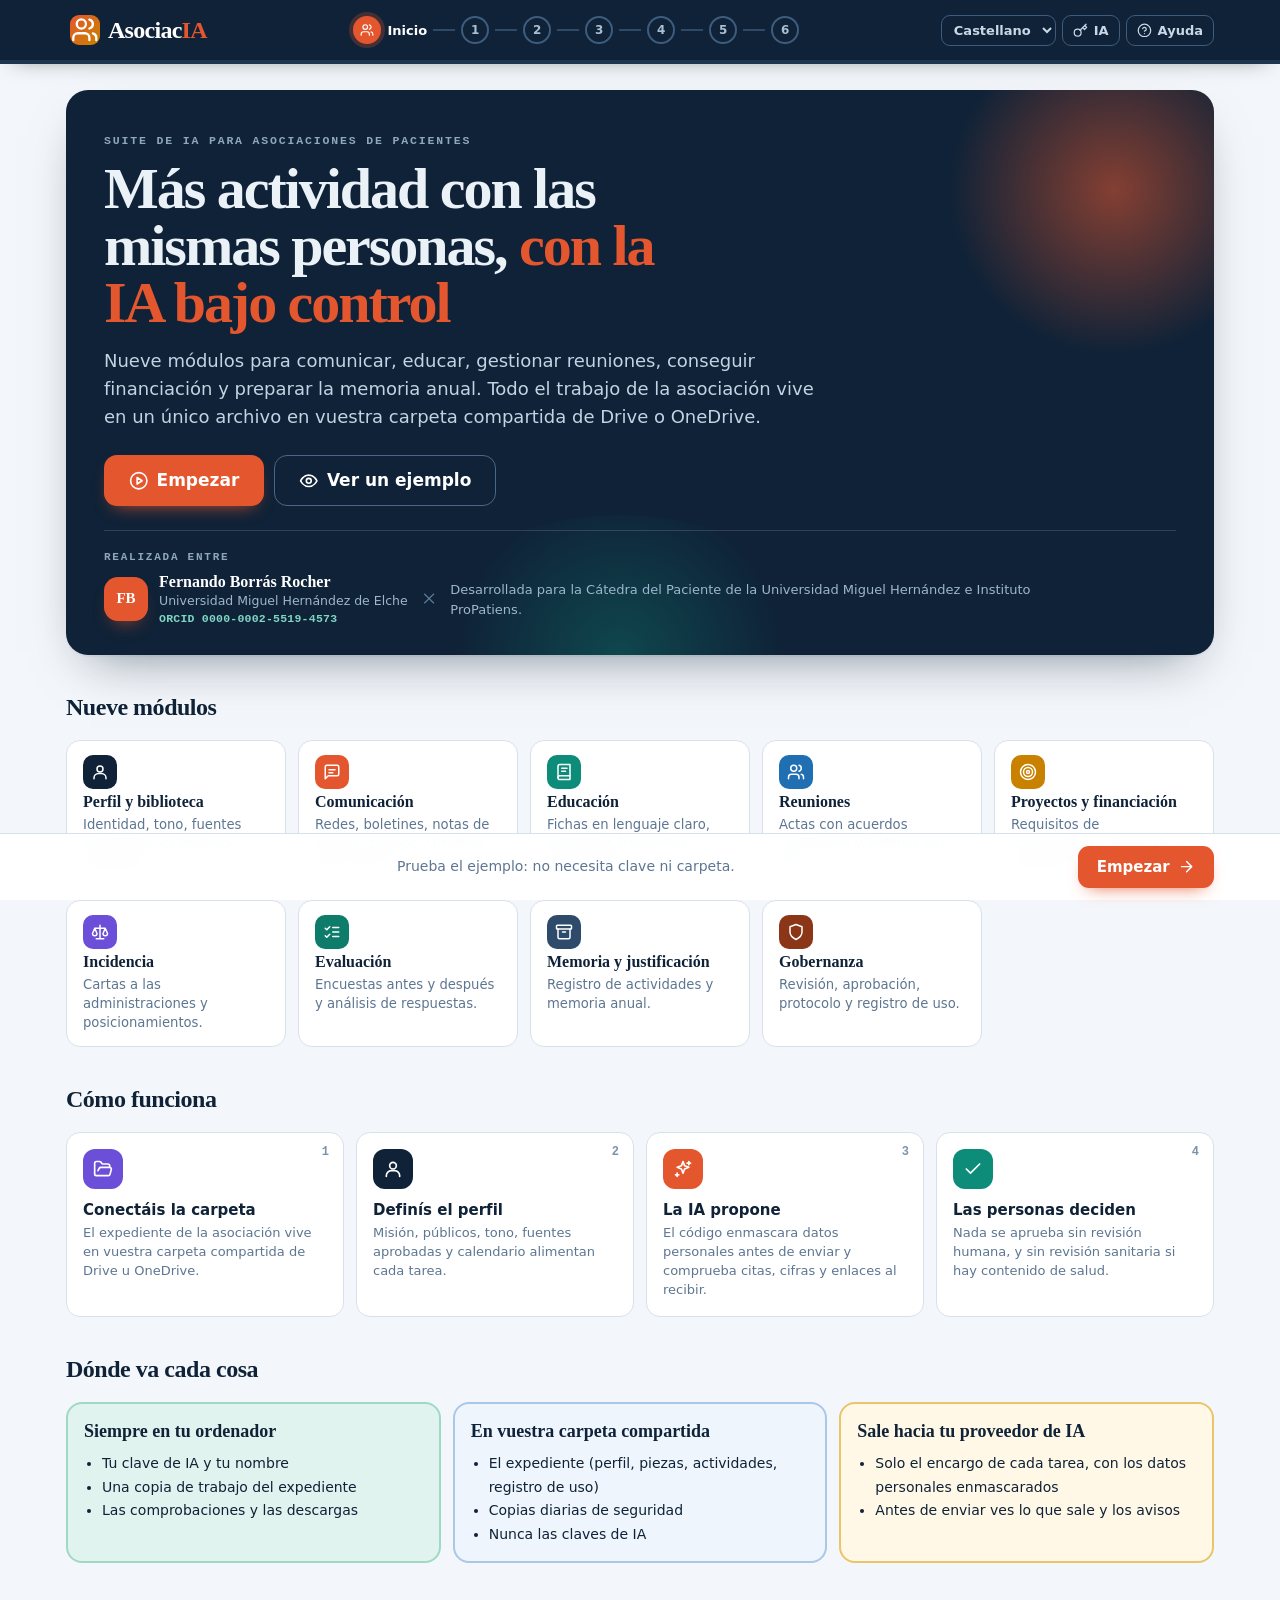
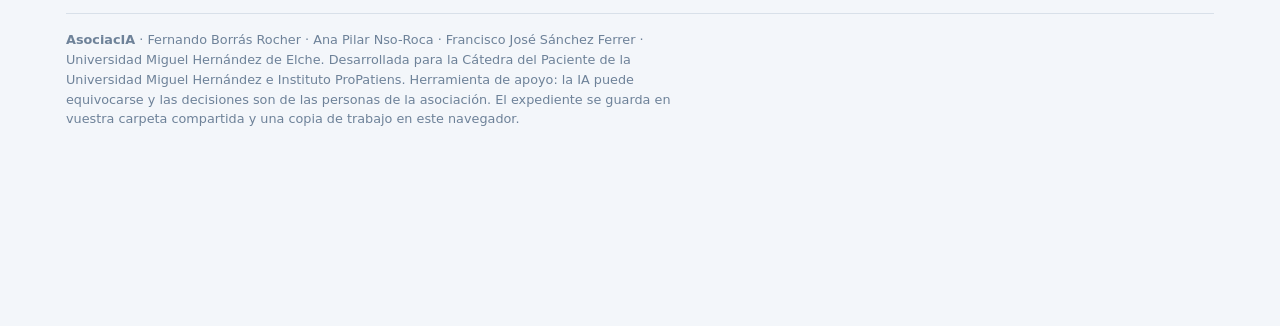
<file: index.html>
<!DOCTYPE html>
<html lang="es"><head><meta charset="utf-8"><meta name="viewport" content="width=device-width,initial-scale=1"><meta name="theme-color" content="#0F2237">
<meta http-equiv="Content-Security-Policy" content="default-src 'none'; script-src 'unsafe-inline' https://cdnjs.cloudflare.com; style-src 'unsafe-inline' https://fonts.googleapis.com; font-src https://fonts.gstatic.com; img-src data: blob:; media-src blob: data:; connect-src https://api.openai.com https://generativelanguage.googleapis.com https://api.anthropic.com; worker-src blob: https://cdnjs.cloudflare.com; base-uri 'none'; form-action 'none'">
<meta name="author" content="Fernando Borrás Rocher; Ana Pilar Nso-Roca; Francisco José Sánchez Ferrer">
<meta name="description" content="La suite de IA de tu asociación de pacientes">
<title>AsociacIA · La suite de IA de tu asociación de pacientes</title><link rel="preconnect" href="https://fonts.googleapis.com">
<link rel="preconnect" href="https://fonts.gstatic.com" crossorigin>
<link href="https://fonts.googleapis.com/css2?family=Bricolage+Grotesque:opsz,wght@12..96,500;12..96,700;12..96,800&family=Instrument+Sans:ital,wght@0,400;0,500;0,600;0,700;1,400&family=JetBrains+Mono:wght@400;600&display=swap" rel="stylesheet">

<style>
:root{
  --tinta:#0F2237; --acero:#2E4B6B; --acero-claro:#7C93AC; --gris:#5D7691;
  --papel:#F3F6FA; --blanco:#FFFFFF; --linea:#D8E0E9; --linea-2:#E8EEF4;
  --brasa:#E4572E; --brasa-osc:#C9441F; --brasa-suave:#FDEBE4;
  --forjado:#0E7C6B; --forjado-suave:#E0F3EE; --aviso:#8A3617;
  --c-ctx:#1F6FB2; --c-comp:#6B4FD8; --c-rda:#0E8C7A; --c-tema:#C98200; --c-eval:#E4572E; --c-final:#2E4B6B;
  --sombra:0 1px 0 rgba(15,34,55,.05), 0 14px 34px -22px rgba(15,34,55,.45);
  --sombra-alta:0 2px 0 rgba(15,34,55,.04), 0 22px 50px -24px rgba(15,34,55,.55);
  --r:14px;
  --display:"Bricolage Grotesque",Georgia,serif;
  --texto:"Instrument Sans",system-ui,-apple-system,"Segoe UI",sans-serif;
  --mono:"JetBrains Mono",ui-monospace,monospace;
}
*{box-sizing:border-box}
html,body{margin:0;padding:0}
body{background:var(--papel);color:var(--tinta);font-family:var(--texto);font-size:16px;line-height:1.55;-webkit-font-smoothing:antialiased;padding-bottom:84px}
a{color:var(--acero)}
:focus-visible{outline:3px solid var(--brasa);outline-offset:2px;border-radius:6px}
.hidden{display:none!important}
svg.i{width:1.15em;height:1.15em;vertical-align:-.2em;fill:none;stroke:currentColor;stroke-width:2;stroke-linecap:round;stroke-linejoin:round;flex:none}
code{font-family:var(--mono);font-size:.85em;background:var(--linea-2);padding:1px 5px;border-radius:5px}

/* Barra superior */
.topbar{position:sticky;top:0;z-index:40;background:var(--tinta);color:#EAF1F7;box-shadow:0 6px 24px -14px rgba(0,0,0,.6)}
.tb-in{max-width:1180px;margin:0 auto;padding:10px 16px;display:flex;align-items:center;gap:14px}
.logo{background:none;border:0;color:#fff;font-family:var(--display);font-weight:800;font-size:24px;letter-spacing:-.03em;cursor:pointer;padding:2px 4px;display:flex;align-items:center;gap:8px}
.logo em{font-style:normal;color:var(--brasa)}
.logo .anv{width:30px;height:30px;border-radius:9px;background:var(--brasa);display:grid;place-items:center;color:#fff}
.stepper{flex:1;display:flex;align-items:center;justify-content:center;min-width:0}
.sdot{display:flex;align-items:center;gap:7px;background:none;border:0;color:#8FA7BE;font:600 13px var(--texto);padding:6px;cursor:pointer;border-radius:10px;white-space:nowrap}
.sdot:disabled{cursor:not-allowed;opacity:.45}
.sdot .n{width:28px;height:28px;border-radius:50%;display:grid;place-items:center;border:2px solid #3E5C7D;font-size:12px;color:#A9C0D4;transition:all .2s}
.sdot .n svg{width:14px;height:14px}
.sdot[data-state="done"] .n{background:var(--forjado);border-color:var(--forjado);color:#fff}
.sdot[data-state="now"]{color:#fff}
.sdot[data-state="now"] .n{background:var(--brasa);border-color:var(--brasa);color:#fff;box-shadow:0 0 0 4px rgba(228,87,46,.25)}
.sdot:not(:disabled):hover{background:rgba(255,255,255,.06)}
.sline{flex:0 1 26px;height:2px;background:#2F4A68;min-width:6px}
.sline.on{background:var(--forjado)}
.tb-tools{display:flex;gap:6px}
.tb-btn{background:transparent;border:1px solid #3E5C7D;color:#C9D8E6;border-radius:9px;padding:6px 10px;font:600 13px var(--texto);cursor:pointer;display:flex;align-items:center;gap:6px}
.tb-btn:hover{border-color:var(--brasa);color:#fff}
.progress{height:4px;background:#1E3550}
.progress span{display:block;height:100%;width:0;background:linear-gradient(90deg,var(--brasa),#F59E0B);transition:width .4s}
@media(max-width:960px){.sdot .lbl{display:none}.sdot[data-state="now"] .lbl{display:inline}}
@media(max-width:720px){
  .tb-in{flex-wrap:wrap;gap:8px}
  .stepper{order:3;flex-basis:100%;justify-content:space-between}
  .sdot[data-state="now"] .lbl{display:none}
  .tb-btn .lbl{display:none}
}

/* Pantallas */
main{max-width:1180px;margin:0 auto;padding:26px 16px 40px}
.screen{display:none}
.screen.on{display:block}
@media(prefers-reduced-motion:no-preference){.screen.on{animation:rise .35s cubic-bezier(.2,.7,.3,1) both}@keyframes rise{from{opacity:0;transform:translateY(10px)}to{opacity:1;transform:none}}}
.sh{display:flex;gap:18px;align-items:flex-start;margin:4px 0 22px}
.sh-ico{width:64px;height:64px;border-radius:18px;background:var(--c,var(--brasa));color:#fff;display:grid;place-items:center;flex:none;box-shadow:0 12px 24px -14px var(--c,var(--brasa))}
.sh-ico svg{width:32px;height:32px}
.sh-step{font:600 12px var(--mono);letter-spacing:.12em;text-transform:uppercase;color:var(--acero-claro);margin:4px 0}
.sh h2{font-family:var(--display);font-weight:800;font-size:clamp(26px,3.6vw,38px);letter-spacing:-.025em;line-height:1.05;margin:0 0 6px}
.sh-lede{margin:0;color:var(--gris);font-size:16.5px;max-width:70ch}
@media(max-width:600px){.sh-ico{width:48px;height:48px;border-radius:14px}.sh-ico svg{width:24px;height:24px}}

.card{background:var(--blanco);border:1px solid var(--linea);border-radius:var(--r);box-shadow:var(--sombra);padding:20px;margin-bottom:18px}
.card h3{font-family:var(--display);font-weight:700;font-size:19px;letter-spacing:-.01em;margin:0 0 4px;display:flex;align-items:center;gap:9px}
.card h3 .num{width:26px;height:26px;border-radius:8px;background:var(--tinta);color:#fff;font:700 13px var(--mono);display:grid;place-items:center}
.card .sub{margin:0 0 14px;color:var(--gris);font-size:14px}
.grid2{display:grid;grid-template-columns:1fr 1fr;gap:14px}
.cols{display:grid;grid-template-columns:minmax(0,1.45fr) minmax(0,1fr);gap:20px;align-items:start}
.sticky{position:sticky;top:96px}
@media(max-width:900px){.cols{grid-template-columns:1fr}.sticky{position:static}}
@media(max-width:640px){.grid2{grid-template-columns:1fr}}

label,.lab{display:block;font-size:13.5px;font-weight:600;margin:0 0 6px;color:var(--acero)}
label small,.lab small{font-weight:500;color:var(--acero-claro)}
input[type=text],input[type=password],input[type=number],textarea,select{width:100%;padding:11px 13px;border:1.5px solid var(--linea);border-radius:10px;font-family:var(--texto);font-size:15px;color:var(--tinta);background:#fff;transition:border-color .15s,box-shadow .15s}
input:focus,textarea:focus,select:focus{outline:none;border-color:var(--acero-claro);box-shadow:0 0 0 4px rgba(124,147,172,.18)}
input.bad{border-color:var(--brasa);box-shadow:0 0 0 4px rgba(228,87,46,.15)}
textarea{resize:vertical;min-height:96px;line-height:1.5}
input::placeholder,textarea::placeholder{color:#9DB0C2}
.field{margin-bottom:16px}
.help{font-size:12.8px;color:var(--gris);margin:6px 0 0}
.help b{color:var(--acero)}

button{font-family:var(--texto);cursor:pointer}
.btn{display:inline-flex;align-items:center;gap:8px;border-radius:11px;font-weight:600;font-size:15px;border:1.5px solid transparent;padding:11px 18px;transition:transform .08s,background .15s,border-color .15s;text-decoration:none;line-height:1.2}
.btn:active{transform:translateY(1px)}
.btn-primary{background:var(--brasa);color:#fff;box-shadow:0 8px 18px -10px var(--brasa)}
.btn-primary:hover{background:var(--brasa-osc)}
.btn-big{font-size:17px;padding:14px 24px;border-radius:13px}
.btn-dark{background:var(--tinta);color:#fff}
.btn-dark:hover{background:#1c3656}
.btn-ghost{background:#fff;border-color:var(--linea);color:var(--acero)}
.btn-ghost:hover{border-color:var(--acero-claro);background:#F7FAFC}
.btn-ok{background:var(--forjado);color:#fff}
.btn-ok:hover{background:#0b6457}
.btn-word{background:#2B579A;color:#fff}
.btn-word:hover{background:#1e3f7a}
.btn-sm{padding:7px 12px;font-size:13.5px;border-radius:9px}
.btn:disabled{opacity:.55;cursor:not-allowed}
.actions{display:flex;gap:10px;flex-wrap:wrap;align-items:center}

.chips{display:flex;gap:8px;flex-wrap:wrap}
.chip{background:#fff;border:1.5px solid var(--linea);border-radius:999px;padding:7px 13px;font-size:13.5px;color:var(--acero);cursor:pointer;display:inline-flex;align-items:center;gap:6px;line-height:1.25;text-align:left}
.chip:hover{border-color:var(--brasa);color:var(--brasa)}
.chip[aria-pressed="true"]{background:var(--tinta);border-color:var(--tinta);color:#fff}
.chip.mini-ex{font-size:12.5px;padding:4px 10px;border-style:dashed}
.seg{display:flex;flex-wrap:wrap;gap:6px}
.seg button{border:1.5px solid var(--linea);background:#fff;border-radius:9px;padding:7px 11px;font-size:13.5px;font-weight:600;color:var(--acero)}
.seg button:hover{border-color:var(--acero-claro)}
.seg button[aria-pressed="true"]{background:var(--tinta);border-color:var(--tinta);color:#fff}

.meto{display:grid;grid-template-columns:repeat(auto-fill,minmax(180px,1fr));gap:8px}
.meto button{text-align:left;background:#fff;border:1.5px solid var(--linea);border-radius:12px;padding:10px 12px;color:var(--tinta)}
.meto button b{display:block;font-size:14px}
.meto button span{display:block;font-size:12.3px;color:var(--gris);line-height:1.35;margin-top:2px}
.meto button:hover{border-color:var(--acero-claro)}
.meto button[aria-pressed="true"]{border-color:var(--tinta);box-shadow:0 0 0 2px var(--tinta);background:var(--papel)}

.tip{display:flex;gap:12px;background:#FFF8E6;border:1px solid #F3DDA0;border-radius:12px;padding:13px 15px;font-size:14px;color:#6B4E00;margin-bottom:18px}
.tip svg{width:22px;height:22px;color:#C98200;flex:none;margin-top:1px}
.tip strong{color:#523B00}
.aviso{background:var(--brasa-suave);border:1px solid #F3C7B5;border-radius:12px;padding:13px 15px;font-size:14px;color:var(--aviso);margin-bottom:16px}
.okbox{background:var(--forjado-suave);border:1px solid #A9DCCF;border-radius:12px;padding:13px 15px;font-size:14px;color:#0B5A4E;margin-bottom:16px;display:flex;gap:12px;align-items:center;flex-wrap:wrap}

/* Inicio */
.hero{background:var(--tinta);color:#EAF1F7;border-radius:22px;padding:40px 36px;position:relative;overflow:hidden;margin-bottom:26px;box-shadow:var(--sombra-alta)}
.hero::before{content:"";position:absolute;right:-80px;top:-80px;width:360px;height:360px;border-radius:50%;background:radial-gradient(circle,rgba(228,87,46,.55),transparent 65%)}
.hero::after{content:"";position:absolute;left:30%;bottom:-140px;width:420px;height:280px;border-radius:50%;background:radial-gradient(circle,rgba(14,140,122,.35),transparent 65%)}
.hero>*{position:relative;z-index:1}
@media(max-width:600px){.hero{padding:28px 20px;border-radius:18px}}
.eyebrow{font:600 11.5px var(--mono);letter-spacing:.16em;text-transform:uppercase;color:#8FA7BE;margin:0 0 14px}
.hero h1{font-family:var(--display);font-weight:800;font-size:clamp(34px,5.4vw,58px);line-height:.98;letter-spacing:-.035em;margin:0 0 16px;max-width:17ch}
.hero h1 em{font-style:normal;color:var(--brasa)}
.hero p.lede{max-width:62ch;font-size:18px;color:#C3D3E2;margin:0 0 24px}
.hero .actions .btn-ghost{background:transparent;color:#fff;border-color:#4A6787}
.hero .actions .btn-ghost:hover{border-color:#fff}
.draft{margin-top:18px;background:rgba(255,255,255,.07);border:1px solid rgba(255,255,255,.18);border-radius:12px;padding:12px 14px;display:flex;gap:12px;align-items:center;flex-wrap:wrap;font-size:14.5px}
.sec-title{font-family:var(--display);font-weight:800;font-size:24px;letter-spacing:-.02em;margin:34px 0 6px}
.sec-sub{color:var(--gris);margin:0 0 16px}
.journey{display:grid;grid-template-columns:repeat(4,1fr);gap:12px}
.jstop{background:#fff;border:1px solid var(--linea);border-radius:14px;padding:16px;position:relative}
.jstop .ji{width:40px;height:40px;border-radius:12px;display:grid;place-items:center;color:#fff;background:var(--c);margin-bottom:10px}
.jstop .ji svg{width:20px;height:20px}
.jstop b{display:block;font-size:15px;margin-bottom:2px}
.jstop span{display:block;font-size:13px;color:var(--gris);line-height:1.45}
.jstop .jn{position:absolute;top:12px;right:14px;font:700 12px var(--mono);color:var(--acero-claro)}
@media(max-width:900px){.journey{grid-template-columns:1fr 1fr}}
@media(max-width:480px){.journey{grid-template-columns:1fr}}

.parts{display:grid;grid-template-columns:repeat(auto-fill,minmax(250px,1fr));gap:10px}
.part{display:flex;gap:12px;align-items:flex-start;background:#fff;border:1px solid var(--linea);border-radius:12px;padding:12px 14px}
.part .pi{width:34px;height:34px;border-radius:10px;background:color-mix(in srgb,var(--c) 14%,#fff);color:var(--c);display:grid;place-items:center;flex:none}
.part b{display:block;font-size:14.5px}
.part span{display:block;font-size:12.8px;color:var(--gris);line-height:1.4}

.examples{display:grid;grid-template-columns:repeat(auto-fill,minmax(230px,1fr));gap:14px}
.excard{background:#fff;border:1px solid var(--linea);border-radius:16px;padding:16px;display:flex;flex-direction:column;gap:8px;box-shadow:var(--sombra);position:relative;overflow:hidden;text-align:left;font:inherit;color:inherit;cursor:pointer;transition:transform .15s,box-shadow .15s}
.excard:hover{transform:translateY(-3px);box-shadow:var(--sombra-alta)}
.excard::before{content:"";position:absolute;left:0;top:0;right:0;height:5px;background:var(--c)}
.excard .emo{font-size:32px;line-height:1}
.excard .area{font:700 11px var(--mono);letter-spacing:.1em;text-transform:uppercase;color:var(--acero-claro)}
.excard b{font-family:var(--display);font-size:18px;letter-spacing:-.01em;line-height:1.15}
.excard p{margin:0;font-size:13.5px;color:var(--gris);flex:1}
.badge{display:inline-flex;align-items:center;gap:5px;font-size:12px;font-weight:700;color:var(--c);background:color-mix(in srgb,var(--c) 12%,#fff);border-radius:999px;padding:3px 9px;align-self:flex-start}

/* Clave */
.keyrow{display:flex;gap:8px}
.keyrow input{flex:1;font-family:var(--mono);font-size:14px}
.eye{width:46px;flex:none;border:1.5px solid var(--linea);background:#fff;border-radius:10px;color:var(--acero);display:grid;place-items:center}
.light{display:flex;align-items:center;gap:10px;padding:12px 14px;border-radius:12px;background:var(--papel);margin-top:14px;font-size:14.5px;font-weight:600}
.light .bulbo{width:14px;height:14px;border-radius:50%;background:#B8C5D3;box-shadow:0 0 0 4px rgba(184,197,211,.3);flex:none}
.light[data-s="ok"] .bulbo{background:#16A34A;box-shadow:0 0 0 4px rgba(22,163,74,.22)}
.light[data-s="err"] .bulbo{background:var(--brasa);box-shadow:0 0 0 4px rgba(228,87,46,.22)}
.light[data-s="wait"] .bulbo{background:#F59E0B;box-shadow:0 0 0 4px rgba(245,158,11,.25)}
.olsteps{list-style:none;padding:0;margin:0;counter-reset:o;display:flex;flex-direction:column;gap:12px}
.olsteps li{counter-increment:o;display:flex;gap:12px;font-size:14.5px;align-items:flex-start}
.olsteps li::before{content:counter(o);width:28px;height:28px;border-radius:50%;background:var(--brasa-suave);color:var(--brasa);font:700 13px var(--mono);display:grid;place-items:center;flex:none}

/* Acordeones */
.acc{background:#fff;border:1px solid var(--linea);border-radius:var(--r);margin-bottom:12px;box-shadow:var(--sombra);overflow:hidden}
.acc>summary{list-style:none;cursor:pointer;padding:15px 18px;display:flex;align-items:center;gap:12px}
.acc>summary::-webkit-details-marker{display:none}
.acc>summary .ai{width:36px;height:36px;border-radius:10px;background:var(--papel);color:var(--acero);display:grid;place-items:center;flex:none}
.acc[open]>summary .ai{background:var(--tinta);color:#fff}
.acc>summary b{font-family:var(--display);font-size:17px;display:block}
.acc>summary small{display:block;color:var(--gris);font-size:13px}
.acc>summary .chev{margin-left:auto;transition:transform .2s;color:var(--acero-claro)}
.acc[open]>summary .chev{transform:rotate(180deg)}
.acc .inner{padding:4px 18px 18px;border-top:1px solid var(--linea-2)}
.acc .inner>*:first-child{margin-top:14px}
.prompt-ta{font-family:var(--mono);font-size:12.3px;min-height:130px;background:#FBFDFE}

/* Resumen lateral */
.sum h3{margin-bottom:10px}
.stats{display:grid;grid-template-columns:1fr 1fr;gap:8px;margin-bottom:14px}
.stat{background:var(--papel);border-radius:12px;padding:10px 12px}
.stat b{display:block;font:800 24px var(--display);letter-spacing:-.02em;line-height:1.1}
.stat span{font-size:12.3px;color:var(--gris)}
.checks{list-style:none;margin:0;padding:0;display:flex;flex-direction:column;gap:6px;font-size:14px}
.checks li{display:flex;gap:9px;align-items:center;color:var(--gris)}
.checks li .ck{width:20px;height:20px;border-radius:50%;border:2px solid var(--linea);display:grid;place-items:center;flex:none}
.checks li.on{color:var(--tinta)}
.checks li.on .ck{background:var(--forjado);border-color:var(--forjado);color:#fff}
.checks li .ck svg{width:12px;height:12px}
.docname{margin-top:14px;padding:11px 13px;border-radius:11px;background:var(--tinta);color:#C3D3E2;font-size:13.5px}
.docname b{color:#fff}

/* Generación */
.agents{display:flex;flex-direction:column;gap:10px}
.agent{background:#fff;border:1px solid var(--linea);border-radius:var(--r);box-shadow:var(--sombra);overflow:hidden;transition:border-color .2s}
.agent-h{display:flex;align-items:center;gap:14px;padding:14px 16px;cursor:pointer}
.agent .ai{width:42px;height:42px;border-radius:12px;background:color-mix(in srgb,var(--c) 14%,#fff);color:var(--c);display:grid;place-items:center;flex:none;transition:all .2s}
.agent .ai svg{width:20px;height:20px}
.agent-t{flex:1;min-width:0}
.agent-t b{display:block;font-family:var(--display);font-size:16.5px}
.agent-t span{display:block;font-size:13px;color:var(--gris)}
.pill{font-size:12.5px;font-weight:700;border-radius:999px;padding:4px 10px;background:var(--linea-2);color:var(--gris);white-space:nowrap}
.agent[data-s="run"]{border-color:#F59E0B}
.agent[data-s="run"] .ai{background:var(--c);color:#fff;animation:pulse 1s infinite alternate}
.agent[data-s="run"] .pill{background:#FFF1D6;color:#8A5A00}
.agent[data-s="ok"] .ai{background:var(--c);color:#fff}
.agent[data-s="ok"] .pill{background:var(--forjado-suave);color:var(--forjado)}
.agent[data-s="err"]{border-color:var(--brasa)}
.agent[data-s="err"] .pill{background:var(--brasa-suave);color:var(--brasa)}
.agent-b{display:none;padding:4px 18px 16px 72px;font-size:14px;border-top:1px solid var(--linea-2);background:#FBFDFE}
.agent.open .agent-b{display:block}
@media(max-width:600px){.agent-b{padding-left:18px}}
@keyframes pulse{from{transform:scale(1);box-shadow:0 0 0 0 rgba(228,87,46,.5)}to{transform:scale(1.06);box-shadow:0 0 0 10px rgba(228,87,46,0)}}
.forging{display:flex;align-items:center;gap:14px;padding:16px 18px;border-radius:14px;background:var(--tinta);color:#fff;margin-bottom:16px}
.forging .spark{width:44px;height:44px;border-radius:12px;background:var(--brasa);display:grid;place-items:center;flex:none;animation:pulse 1s infinite alternate}
.forging.done .spark{background:var(--forjado);animation:none}
.forging.err .spark{animation:none}
.forging b{font-family:var(--display);font-size:18px;display:block}
.forging span{font-size:14px;color:#C3D3E2}
.mini-list{margin:10px 0 0;padding:0;list-style:none}
.mini-list li{padding:5px 0;border-bottom:1px solid var(--linea-2)}
.mini-list li:last-child{border-bottom:0}
.code{display:inline-block;font:700 11px var(--mono);border-radius:5px;padding:1px 6px;margin-right:6px;background:var(--linea-2);color:var(--acero)}

/* Guía */
.res-head{display:flex;gap:14px;align-items:center;flex-wrap:wrap;margin-bottom:16px}
.res-head h2{font-family:var(--display);font-weight:800;font-size:clamp(24px,3vw,32px);letter-spacing:-.02em;margin:0;flex:1;min-width:240px;line-height:1.1}
.doc{background:#fff;border:1px solid var(--linea);border-radius:18px;box-shadow:var(--sombra-alta);padding:40px 44px;max-width:900px;margin:0 auto}
@media(max-width:700px){.doc{padding:22px 16px}}
.doc-h{border-bottom:3px solid var(--tinta);padding-bottom:18px;margin-bottom:26px}
.doc-kind{font:600 12px var(--mono);letter-spacing:.12em;text-transform:uppercase;color:var(--brasa);margin:0 0 6px}
.doc-h h1{font-family:var(--display);font-weight:800;font-size:clamp(26px,3.4vw,36px);letter-spacing:-.025em;line-height:1.05;margin:0 0 12px}
.meta{display:flex;flex-wrap:wrap;gap:6px}
.meta span{font-size:12.8px;font-weight:600;background:var(--papel);color:var(--acero);border-radius:999px;padding:4px 11px}
.dsec{margin-bottom:28px}
.dsec h2{font-family:var(--display);font-weight:700;font-size:20px;letter-spacing:-.01em;margin:0 0 10px;display:flex;align-items:center;gap:10px}
.dsec h2 .num{width:28px;height:28px;border-radius:8px;background:var(--tinta);color:#fff;font:700 13px var(--mono);display:grid;place-items:center;flex:none}
.dsec p{margin:0 0 10px;max-width:75ch}
.sublab{font-size:13px;font-weight:700;color:var(--acero-claro);margin:14px 0 6px}
.row{display:flex;gap:10px;padding:8px 0;border-bottom:1px solid var(--linea-2);font-size:14.5px;align-items:flex-start}
.row:last-child{border-bottom:0}
.row .code{margin-top:2px;flex:none}
.code.cg{background:#E6F0FA;color:var(--c-ctx)}
.code.ce{background:#EEEAFB;color:var(--c-comp)}
.code.bl{background:var(--forjado-suave);color:var(--forjado)}
.code.tm{background:var(--tinta);color:#fff}
.row .hrs{margin-left:auto;font-size:12.5px;color:var(--gris);white-space:nowrap}
.blk{font-weight:700;margin:16px 0 4px;display:flex;gap:8px;align-items:baseline}
.blk small{font-weight:500;color:var(--gris)}
.tbl-wrap{overflow-x:auto}
table.t{width:100%;border-collapse:collapse;font-size:14px}
table.t th{background:var(--tinta);color:#fff;text-align:left;padding:9px 11px;font-size:12.5px;font-weight:700}
table.t td{padding:9px 11px;border-bottom:1px solid var(--linea-2);vertical-align:top}
table.t tr:nth-child(even) td{background:#FAFCFE}
.peso{font-weight:800;color:var(--brasa);white-space:nowrap}
.note{margin-top:12px;padding:11px 14px;background:var(--papel);border-left:4px solid var(--forjado);border-radius:8px;font-size:14px}
.demo-flag{background:#FFF8E6;border:1px solid #F3DDA0;color:#6B4E00;border-radius:12px;padding:11px 15px;font-size:14px;margin:0 auto 16px;max-width:900px;display:flex;gap:10px;align-items:center;flex-wrap:wrap}
.demo-flag svg{color:#C98200}

/* Navegación inferior */
.bottomnav{position:fixed;left:0;right:0;bottom:0;z-index:35;background:rgba(255,255,255,.94);backdrop-filter:blur(10px);-webkit-backdrop-filter:blur(10px);border-top:1px solid var(--linea)}
.bn-in{max-width:1180px;margin:0 auto;padding:12px 16px;display:flex;align-items:center;gap:12px}
.bn-hint{flex:1;text-align:center;font-size:14px;color:var(--gris)}
.bn-hint b{color:var(--tinta)}
@media(max-width:600px){.bn-hint{display:none}.bn-in{justify-content:space-between}}

/* Modal */
.modal{position:fixed;inset:0;z-index:60;background:rgba(15,34,55,.55);display:none;align-items:flex-start;justify-content:center;padding:6vh 16px;overflow:auto}
.modal.on{display:flex}
.modal-box{background:#fff;border-radius:18px;max-width:760px;width:100%;box-shadow:var(--sombra-alta);overflow:hidden}
.modal-head{display:flex;align-items:center;gap:12px;padding:16px 20px;background:var(--tinta);color:#fff}
.modal-head h2{font-family:var(--display);font-size:22px;margin:0;flex:1}
.modal-head button{background:transparent;border:1px solid #4A6787;color:#fff;border-radius:9px;padding:6px 10px}
.modal-body{padding:18px 20px 22px}
.glos{display:grid;grid-template-columns:1fr 1fr;gap:10px}
@media(max-width:600px){.glos{grid-template-columns:1fr}}
.glos div{background:var(--papel);border-radius:12px;padding:12px 14px}
.glos b{display:block;font-family:var(--display);font-size:16px;margin-bottom:2px}
.glos span{font-size:13.8px;color:var(--acero)}
.hist{display:flex;align-items:center;gap:12px;padding:12px 14px;border:1px solid var(--linea);border-radius:12px;margin-bottom:8px}
.hist-t{flex:1;min-width:0;cursor:pointer}
.hist-t b{display:block;font-size:15px}
.hist-t span{font-size:12.8px;color:var(--gris)}
.hist:hover{border-color:var(--acero-claro)}
.iconbtn{width:34px;height:34px;border-radius:9px;border:1.5px solid var(--linea);background:#fff;color:var(--acero);display:grid;place-items:center;padding:0}
.iconbtn:hover{border-color:var(--brasa);color:var(--brasa)}
.empty{text-align:center;color:var(--gris);padding:30px 10px}

.toast{position:fixed;left:50%;bottom:96px;transform:translateX(-50%) translateY(20px);background:var(--tinta);color:#fff;padding:11px 18px;border-radius:12px;font-size:14.5px;font-weight:600;opacity:0;pointer-events:none;transition:all .25s;z-index:70;max-width:90vw;text-align:center;box-shadow:var(--sombra-alta)}
.toast.on{opacity:1;transform:translateX(-50%)}
footer{max-width:1180px;margin:0 auto;padding:0 16px 30px;font-size:13px;color:#6E8299}
footer hr{border:0;border-top:1px solid var(--linea);margin:0 0 14px}

@media print{
  body{background:#fff;padding:0}
  .topbar,.bottomnav,.res-head,.demo-flag,.okbox,footer,.toast,.modal{display:none!important}
  main{padding:0;max-width:none}
  .screen{display:none!important}
  
  .doc{box-shadow:none;border:0;padding:0;max-width:none}
  .dsec{break-inside:avoid-page}
  table.t th{-webkit-print-color-adjust:exact;print-color-adjust:exact}
}
/* ══ v2 ══ */
.grid3{display:grid;grid-template-columns:repeat(3,1fr);gap:12px}
@media(max-width:640px){.grid3{grid-template-columns:1fr}}
.feats{display:grid;grid-template-columns:repeat(4,1fr);gap:12px}
@media(max-width:960px){.feats{grid-template-columns:1fr 1fr}}
@media(max-width:520px){.feats{grid-template-columns:1fr}}
.feat{background:#fff;border:1px solid var(--linea);border-radius:14px;padding:16px;border-top:4px solid var(--c)}
.feat .pi{width:38px;height:38px;border-radius:11px;background:color-mix(in srgb,var(--c) 14%,#fff);color:var(--c);display:grid;place-items:center;margin-bottom:10px}
.feat b{display:block;font-family:var(--display);font-size:17px;margin-bottom:3px}
.feat span{display:block;font-size:13.5px;color:var(--gris);line-height:1.45}
.importbar{display:flex;gap:14px;align-items:center;flex-wrap:wrap;background:var(--tinta);color:#EAF1F7;border-radius:var(--r);padding:14px 16px;margin-bottom:18px}
.importbar .pi{width:40px;height:40px;border-radius:11px;background:var(--brasa);display:grid;place-items:center;flex:none}
.importbar b{display:block;font-size:15px}
.importbar span{display:block;font-size:13.3px;color:#A9C0D4}
.importbar .btn-dark{background:#fff;color:var(--tinta)}
.importbar .btn-dark:hover{background:#EAF1F7}
.inacc{border-top:1px solid var(--linea-2);margin-top:4px;padding-top:12px}
.inacc>summary{list-style:none;cursor:pointer;display:flex;align-items:center;gap:8px;font-size:14px;font-weight:600;color:var(--acero)}
.inacc>summary::-webkit-details-marker{display:none}
.inacc>summary .chev{margin-left:auto;transition:transform .2s;color:var(--acero-claro)}
.inacc[open]>summary .chev{transform:rotate(180deg)}
.rec{display:inline-block;font:700 11px var(--texto);background:var(--forjado-suave);color:var(--forjado);border-radius:999px;padding:2px 8px;vertical-align:2px;margin-left:4px}
.checkgrid{display:grid;grid-template-columns:1fr 1fr;gap:8px}
@media(max-width:560px){.checkgrid{grid-template-columns:1fr}}
.checkgrid label{display:flex;gap:9px;align-items:center;margin:0;padding:9px 11px;border-radius:10px;background:var(--papel);font-weight:500;color:var(--tinta);cursor:pointer;font-size:14px}
.checkgrid input{width:18px;height:18px;accent-color:var(--forjado);margin:0}
.checkgrid label:has(input:checked){background:var(--forjado-suave)}
.drop{display:flex;flex-direction:column;align-items:center;gap:4px;text-align:center;border:2px dashed var(--linea);border-radius:14px;padding:24px;cursor:pointer;color:var(--acero);margin:0;font-weight:500}
.drop svg{width:30px;height:30px;color:var(--brasa)}
.drop b{font-size:15px;color:var(--tinta)}
.drop span{font-size:13px;color:var(--gris)}
.drop.over,.drop:hover{border-color:var(--brasa);background:var(--brasa-suave)}



/* selector de idioma (65-i18n) */
.tb-lang{display:flex;align-items:center}.tb-sel{background:transparent;border:1px solid #3E5C7D;color:#C9D8E6;border-radius:9px;padding:6px 8px;font:600 13px var(--texto);cursor:pointer;max-width:120px}.tb-sel:hover{border-color:var(--brasa);color:#fff}.tb-sel:focus-visible{outline:2px solid var(--brasa);outline-offset:2px}.tb-sel option{color:#0F2237;background:#fff}
/* ══ Estilos propios de la app (se añaden a forja-base.css). Prefijo fa- para no chocar con clases de Forja ══ */
.logo .anv{background:linear-gradient(135deg,var(--brasa),#C98200)}
.hero{padding:44px 38px 30px}.hero h1{max-width:20ch}.fa-inicio{margin:14px 0 0;font-size:14px;color:#C3D3E2}.fa-inicio:empty{display:none}.fa-inicio b{color:#fff}
/* autores con ORCID */
.fa-autores{display:flex;gap:14px;align-items:center;flex-wrap:wrap;margin-top:24px;padding-top:20px;border-top:1px solid rgba(255,255,255,.14)}.fa-autores-cap{font:600 11px var(--mono);letter-spacing:.16em;text-transform:uppercase;color:#8FA7BE;width:100%;margin-bottom:-4px}
.fa-autor{display:flex;gap:11px;align-items:center}.fa-autor b{display:block;color:#fff;font:700 16px var(--display)}.fa-autor small{display:block;color:#9DB6CD;font-size:12.5px;max-width:34ch}.fa-av{width:44px;height:44px;border-radius:14px;background:var(--c);color:#fff;display:grid;place-items:center;font:800 15px var(--display);flex:none;box-shadow:0 10px 20px -12px var(--c)}.fa-x{font:300 26px var(--display);color:#5D7C9B}
.fa-orcid{display:block;margin-top:2px;font:600 11.5px var(--mono);letter-spacing:.02em;color:#7FD6C4!important;text-decoration:none}.fa-orcid:hover{text-decoration:underline}.fa-idea{width:100%;margin:2px 0 0;font-size:13px;color:#9DB6CD;max-width:72ch}
/* zonas «dónde va cada cosa» */
.zonas{display:grid;grid-template-columns:1fr 1fr;gap:12px}@media(max-width:760px){.zonas{grid-template-columns:1fr}}.zona{border-radius:16px;padding:14px 16px;border:2px solid}.zona.l{border-color:#9FD9C4;background:var(--forjado-suave)}.zona.n{border-color:#E9C46A;background:#FFF8E6}.zona h4{margin:0 0 6px;font-family:var(--display);font-size:18px}.zona ul{margin:0;padding-left:18px;font-size:14px;line-height:1.7}
.sec-title+.zonas,.sec-title+.journey{margin-top:14px}
/* formularios y utilidades */
.field input[type=text],.field input[type=number],.field select,.field textarea{width:100%;padding:10px 12px;border:1.5px solid var(--linea);border-radius:10px;font:15px var(--texto);background:#fff;color:var(--tinta)}.field textarea{line-height:1.55;resize:vertical}.field label{display:block;font:700 13px var(--texto);color:var(--acero);margin-bottom:5px}
.field input:focus,.field select:focus,.field textarea:focus{outline:none;border-color:var(--brasa);box-shadow:0 0 0 3px rgba(228,87,46,.18)}
.grid3{display:grid;grid-template-columns:repeat(3,1fr);gap:12px}.grid2{display:grid;grid-template-columns:1fr 1fr;gap:14px}@media(max-width:760px){.grid3,.grid2{grid-template-columns:1fr}}
.card .actions{margin-top:12px}.card h3{margin-top:0}.fa-chk{display:flex;gap:8px;align-items:center;font:500 14.5px var(--texto);cursor:pointer}
.fa-chip{display:inline-block;font:700 11.5px var(--texto);border-radius:999px;padding:3px 10px;background:var(--linea-2);color:var(--acero)}.fa-chip.ok{background:var(--forjado-suave);color:#0B5A4E}.fa-chip.aviso{background:#FFF1D6;color:#7A4B00}.fa-chip.error{background:var(--brasa-suave);color:var(--aviso)}
.fa-pre{white-space:pre-wrap;font:12.5px/1.5 var(--mono);background:#0B1C2E;color:#D6E4F0;border-radius:12px;padding:12px;max-height:300px;overflow:auto}
.spin{display:inline-block;width:14px;height:14px;border:2px solid var(--linea);border-top-color:var(--brasa);border-radius:50%;animation:fa-s .8s linear infinite;vertical-align:-2px}@keyframes fa-s{to{transform:rotate(360deg)}}
.fa-foot{max-width:1180px;margin:10px auto 0;padding:0 16px 110px}.fa-foot hr{border:0;border-top:1px solid var(--linea);margin:0 0 16px}.fa-foot p{margin:0;font-size:12.8px;color:#6E8299;max-width:76ch;line-height:1.55}
.glos div{display:block;margin-bottom:12px}.glos b{display:block}
table{border-collapse:collapse;width:100%;font-size:13.8px}th{background:var(--papel);color:var(--acero);font:700 11px var(--mono);letter-spacing:.07em;text-transform:uppercase;text-align:left}td,th{padding:10px 12px;border-bottom:1px solid var(--linea-2);vertical-align:top}.table-wrap{overflow-x:auto}
/* barra superior con muchos pasos: solo el actual lleva nombre (evita desbordes) */
.tb-in{gap:10px}.stepper{min-width:0;flex:1 1 auto;justify-content:center;gap:2px}.sdot:not([data-state="now"]) .lbl{display:none}.sdot{padding-left:4px;padding-right:4px}.sline{min-width:8px;flex:0 1 22px}.logo,.tb-tools{flex:none}
@media(max-width:900px){.tb-btn .lbl{display:none}}@media(max-width:720px){.hero{padding:28px 20px 24px}}
@media (prefers-reduced-motion:reduce){*{transition:none!important;animation:none!important}}
/* ══ AsociacIA (prefijo as-) ══ */
.muted{color:var(--gris)}.fa-ul{margin:6px 0;padding-left:18px;line-height:1.6}.fa-ul li{margin-bottom:6px}
.as-zonas3{grid-template-columns:repeat(3,minmax(0,1fr))}@media(max-width:900px){.as-zonas3{grid-template-columns:minmax(0,1fr)}}.zona.as-zc{border-color:#A9C7E8;background:#EEF5FC}
.as-mods{display:grid;grid-template-columns:repeat(auto-fill,minmax(210px,1fr));gap:12px;margin-top:14px}
.as-mod{display:flex;flex-direction:column;gap:4px;text-align:left;background:#fff;border:1.5px solid var(--linea);border-radius:var(--r);padding:14px 16px;cursor:pointer;font:inherit;color:var(--tinta);transition:border-color .15s,box-shadow .15s}
.as-mod:hover{border-color:var(--c)}.as-mod.sel{border-color:var(--c);box-shadow:0 0 0 3px color-mix(in srgb,var(--c) 22%,transparent)}
.as-mod b{font:700 16px var(--display)}.as-mod span:last-child{font-size:13.2px;color:var(--gris);line-height:1.45}
.as-mod-ico,.as-dot{width:34px;height:34px;border-radius:10px;background:var(--c);color:#fff;display:grid;place-items:center;flex:none}.as-mod-ico .i,.as-dot .i{width:18px;height:18px}
.as-mods-sel{margin:0 0 14px}
.as-tabs{display:flex;flex-wrap:wrap;gap:6px;margin-bottom:14px}.as-tabs button{font:600 13.5px var(--texto);border:1.5px solid var(--linea);background:#fff;color:var(--acero);border-radius:999px;padding:7px 14px;cursor:pointer}.as-tabs button[aria-pressed="true"]{background:var(--tinta);border-color:var(--tinta);color:#fff}
.as-sel{padding:8px 10px;border:1.5px solid var(--linea);border-radius:10px;font:14px var(--texto);background:#fff;color:var(--tinta)}
.as-arch{margin-top:6px}
.as-banner{max-width:1180px;margin:12px auto 0;padding:10px 16px;border-radius:12px;background:#FFF1D6;color:#7A4B00;display:flex;gap:12px;align-items:center;justify-content:space-between;flex-wrap:wrap;font:600 14px var(--texto)}.as-banner[hidden]{display:none}
.as-kpis{display:grid;grid-template-columns:repeat(4,minmax(0,1fr));gap:10px;margin:10px 0}@media(max-width:640px){.as-kpis{grid-template-columns:repeat(2,minmax(0,1fr))}}
.as-kpis div{background:var(--papel);border-radius:12px;padding:10px 12px}.as-kpis b{display:block;font:800 26px var(--display);color:var(--tinta)}.as-kpis span{font-size:12.5px;color:var(--gris)}
.as-pz-head{display:flex;gap:12px;align-items:flex-start}.as-pz-head>div{flex:1;min-width:0}.as-h3{display:block;margin:0;font:700 19px var(--display);color:var(--tinta);overflow-wrap:anywhere}.as-h4{margin:16px 0 6px;font:700 12px var(--mono);letter-spacing:.08em;text-transform:uppercase;color:var(--acero)}
.as-doc{background:var(--papel);border:1px solid var(--linea-2);border-radius:12px;padding:14px 18px;margin-top:12px;line-height:1.6;overflow-wrap:anywhere}.as-doc h4{margin:12px 0 4px;font:700 15px var(--display)}.as-doc p{margin:6px 0}
.as-avisos{list-style:none;margin:0;padding:0;display:grid;gap:6px}.as-avisos li{padding:8px 12px;border-radius:10px;font-size:14px;background:#FFF8E6;border-left:4px solid #E9C46A;overflow-wrap:anywhere}.as-avisos li.ok{background:var(--forjado-suave);border-color:var(--forjado)}.as-avisos li.error{background:var(--brasa-suave);border-color:var(--brasa)}
.as-det{margin-top:10px}.as-det summary{cursor:pointer;font-weight:600;color:var(--acero)}
.as-rev{list-style:none;padding:0;margin:0;line-height:1.9;font-size:14.5px}
.as-tabla{border-collapse:collapse;width:100%}.as-tr{cursor:pointer}.as-tr:hover td{background:var(--papel)}.as-tr.sel td{background:#EEF5FC}.as-tabla td,.as-tabla th{overflow-wrap:anywhere}
.as-list{list-style:none;margin:0;padding:0}.as-list li{display:flex;gap:8px;align-items:center;flex-wrap:wrap;padding:8px 0;border-bottom:1px solid var(--linea-2)}
.as-nombres{display:flex;flex-wrap:wrap;gap:6px 16px;margin-top:8px}.as-rojo{background:var(--brasa-suave)}
.as-pends{display:flex;flex-wrap:wrap;gap:6px;margin:6px 0}
.screen .grid2>.card,.screen .grid2 .card{margin:0}.screen>.grid2{margin-bottom:16px}
</style></head>
<body>
<svg style="display:none" aria-hidden="true">
  <symbol id="i-key" viewBox="0 0 24 24"><circle cx="7.5" cy="15.5" r="5.5"/><path d="m21 2-9.6 9.6"/><path d="m15.5 7.5 3 3L22 7l-3-3"/></symbol>
  <symbol id="i-grid" viewBox="0 0 24 24"><rect x="3" y="3" width="7" height="7" rx="1.5"/><rect x="14" y="3" width="7" height="7" rx="1.5"/><rect x="3" y="14" width="7" height="7" rx="1.5"/><rect x="14" y="14" width="7" height="7" rx="1.5"/></symbol>
  <symbol id="i-pencil" viewBox="0 0 24 24"><path d="M17 3a2.85 2.83 0 1 1 4 4L7.5 20.5 2 22l1.5-5.5Z"/></symbol>
  <symbol id="i-sliders" viewBox="0 0 24 24"><path d="M4 21v-7M4 10V3M12 21v-9M12 8V3M20 21v-5M20 12V3M1 14h6M9 8h6M17 16h6"/></symbol>
  <symbol id="i-play" viewBox="0 0 24 24"><circle cx="12" cy="12" r="10"/><path d="m10 8 6 4-6 4z"/></symbol>
  <symbol id="i-rocket" viewBox="0 0 24 24"><path d="M4.5 16.5c-1.5 1.26-2 5-2 5s3.74-.5 5-2c.71-.84.7-2.13-.09-2.91a2.18 2.18 0 0 0-2.91-.09z"/><path d="m12 15-3-3a22 22 0 0 1 2-3.95A12.88 12.88 0 0 1 22 2c0 2.72-.78 7.5-6 11a22.35 22.35 0 0 1-4 2z"/><path d="M9 12H4s.55-3.03 2-4c1.62-1.08 5 0 5 0"/><path d="M12 15v5s3.03-.55 4-2c1.08-1.62 0-5 0-5"/></symbol>
  <symbol id="i-chat" viewBox="0 0 24 24"><path d="M21 15a2 2 0 0 1-2 2H7l-4 4V5a2 2 0 0 1 2-2h14a2 2 0 0 1 2 2z"/><path d="M8 9h8M8 13h5"/></symbol>
  <symbol id="i-quiz" viewBox="0 0 24 24"><path d="m3 17 2 2 4-4"/><path d="m3 7 2 2 4-4"/><path d="M13 6h8M13 12h8M13 18h8"/></symbol>
  <symbol id="i-cards" viewBox="0 0 24 24"><rect x="8" y="8" width="14" height="14" rx="2"/><path d="M4 16c-1.1 0-2-.9-2-2V4c0-1.1.9-2 2-2h10c1.1 0 2 .9 2 2"/></symbol>
  <symbol id="i-doc" viewBox="0 0 24 24"><path d="M14 2H6a2 2 0 0 0-2 2v16a2 2 0 0 0 2 2h12a2 2 0 0 0 2-2V8z"/><path d="M14 2v6h6M16 13H8M16 17H8M10 9H8"/></symbol>
  <symbol id="i-bulb" viewBox="0 0 24 24"><path d="M15 14c.2-1 .7-1.7 1.5-2.5 1-.9 1.5-2.2 1.5-3.5A6 6 0 0 0 6 8c0 1 .2 2.2 1.5 3.5.7.7 1.3 1.5 1.5 2.5"/><path d="M9 18h6M10 22h4"/></symbol>
  <symbol id="i-help" viewBox="0 0 24 24"><circle cx="12" cy="12" r="10"/><path d="M9.1 9a3 3 0 0 1 5.8 1c0 2-3 3-3 3M12 17h.01"/></symbol>
  <symbol id="i-right" viewBox="0 0 24 24"><path d="M5 12h14M12 5l7 7-7 7"/></symbol>
  <symbol id="i-left" viewBox="0 0 24 24"><path d="M19 12H5M12 19l-7-7 7-7"/></symbol>
  <symbol id="i-check" viewBox="0 0 24 24"><path d="M20 6 9 17l-5-5"/></symbol>
  <symbol id="i-download" viewBox="0 0 24 24"><path d="M21 15v4a2 2 0 0 1-2 2H5a2 2 0 0 1-2-2v-4M7 10l5 5 5-5M12 15V3"/></symbol>
  <symbol id="i-upload" viewBox="0 0 24 24"><path d="M21 15v4a2 2 0 0 1-2 2H5a2 2 0 0 1-2-2v-4M17 8l-5-5-5 5M12 3v12"/></symbol>
  <symbol id="i-save" viewBox="0 0 24 24"><path d="M19 21H5a2 2 0 0 1-2-2V5a2 2 0 0 1 2-2h11l5 5v11a2 2 0 0 1-2 2z"/><path d="M17 21v-8H7v8M7 3v5h8"/></symbol>
  <symbol id="i-github" viewBox="0 0 24 24"><path d="M9 19c-5 1.5-5-2.5-7-3m14 6v-3.87a3.37 3.37 0 0 0-.94-2.61c3.14-.35 6.44-1.54 6.44-7A5.44 5.44 0 0 0 20 4.77 5.07 5.07 0 0 0 19.91 1S18.73.65 16 2.48a13.38 13.38 0 0 0-7 0C6.27.65 5.09 1 5.09 1A5.07 5.07 0 0 0 5 4.77a5.44 5.44 0 0 0-1.5 3.78c0 5.42 3.3 6.61 6.44 7A3.37 3.37 0 0 0 9 18.13V22"/></symbol>
  <symbol id="i-archive" viewBox="0 0 24 24"><rect x="2" y="3" width="20" height="5" rx="1"/><path d="M4 8v11a2 2 0 0 0 2 2h12a2 2 0 0 0 2-2V8M10 12h4"/></symbol>
  <symbol id="i-bookmark" viewBox="0 0 24 24"><path d="m19 21-7-4-7 4V5a2 2 0 0 1 2-2h10a2 2 0 0 1 2 2z"/></symbol>
  <symbol id="i-globe" viewBox="0 0 24 24"><circle cx="12" cy="12" r="10"/><path d="M2 12h20M12 2a15.3 15.3 0 0 1 4 10 15.3 15.3 0 0 1-4 10 15.3 15.3 0 0 1-4-10 15.3 15.3 0 0 1 4-10z"/></symbol>
  <symbol id="i-sparkles" viewBox="0 0 24 24"><path d="M12 3l1.9 5.1L19 10l-5.1 1.9L12 17l-1.9-5.1L5 10l5.1-1.9z"/><path d="M19 3v4M17 5h4M5 17v4M3 19h4"/></symbol>
  <symbol id="i-eye" viewBox="0 0 24 24"><path d="M2 12s3.5-7 10-7 10 7 10 7-3.5 7-10 7S2 12 2 12z"/><circle cx="12" cy="12" r="3"/></symbol>
  <symbol id="i-trash" viewBox="0 0 24 24"><path d="M3 6h18M19 6v14a2 2 0 0 1-2 2H7a2 2 0 0 1-2-2V6M8 6V4a2 2 0 0 1 2-2h4a2 2 0 0 1 2 2v2"/></symbol>
  <symbol id="i-up" viewBox="0 0 24 24"><path d="m18 15-6-6-6 6"/></symbol>
  <symbol id="i-down" viewBox="0 0 24 24"><path d="m6 9 6 6 6-6"/></symbol>
  <symbol id="i-plus" viewBox="0 0 24 24"><path d="M12 5v14M5 12h14"/></symbol>
  <symbol id="i-user" viewBox="0 0 24 24"><circle cx="12" cy="8" r="4"/><path d="M4 21v-1a6 6 0 0 1 6-6h4a6 6 0 0 1 6 6v1"/></symbol>
  <symbol id="i-cpu" viewBox="0 0 24 24"><rect x="4" y="4" width="16" height="16" rx="2"/><rect x="9" y="9" width="6" height="6"/><path d="M9 1v3M15 1v3M9 20v3M15 20v3M20 9h3M20 14h3M1 9h3M1 14h3"/></symbol>
  <symbol id="i-form" viewBox="0 0 24 24"><path d="M8 6h13M8 12h13M8 18h13M3 6h.01M3 12h.01M3 18h.01"/></symbol>
  <symbol id="i-monitor" viewBox="0 0 24 24"><rect x="2" y="3" width="20" height="14" rx="2"/><path d="M8 21h8M12 17v4"/></symbol>
  <symbol id="i-tablet" viewBox="0 0 24 24"><rect x="4" y="2" width="16" height="20" rx="2"/><path d="M12 18h.01"/></symbol>
  <symbol id="i-phone" viewBox="0 0 24 24"><rect x="7" y="2" width="10" height="20" rx="2"/><path d="M12 18h.01"/></symbol>
  <symbol id="i-refresh" viewBox="0 0 24 24"><path d="M21 12a9 9 0 1 1-3-6.7L21 8"/><path d="M21 3v5h-5"/></symbol>
  <symbol id="i-flame" viewBox="0 0 24 24"><path d="M8.5 14.5A2.5 2.5 0 0 0 11 12c0-1.38-.5-2-1-3-1.07-2.14-.22-4.05 2-6 .5 2.5 2 4.9 4 6.5 2 1.6 3 3.5 3 5.5a7 7 0 1 1-14 0c0-1.15.43-2.29 1-3a2.5 2.5 0 0 0 2.5 2.5z"/></symbol>
  <symbol id="i-folder" viewBox="0 0 24 24"><path d="M6 14l1.5-2.9A2 2 0 0 1 9.24 10H20a2 2 0 0 1 1.94 2.5l-1.54 6a2 2 0 0 1-1.95 1.5H4a2 2 0 0 1-2-2V5a2 2 0 0 1 2-2h3.9a2 2 0 0 1 1.69.9l.81 1.2a2 2 0 0 0 1.67.9H18a2 2 0 0 1 2 2v2"/></symbol>
  <symbol id="i-shield" viewBox="0 0 24 24"><path d="M12 22s8-4 8-10V5l-8-3-8 3v7c0 6 8 10 8 10z"/></symbol>
  <symbol id="i-users" viewBox="0 0 24 24"><path d="M16 21v-2a4 4 0 0 0-4-4H6a4 4 0 0 0-4 4v2"/><circle cx="9" cy="7" r="4"/><path d="M22 21v-2a4 4 0 0 0-3-3.87M16 3.13a4 4 0 0 1 0 7.75"/></symbol>
  <symbol id="i-ext" viewBox="0 0 24 24"><path d="M15 3h6v6M10 14 21 3M18 13v6a2 2 0 0 1-2 2H5a2 2 0 0 1-2-2V8a2 2 0 0 1 2-2h6"/></symbol>
  <symbol id="i-x" viewBox="0 0 24 24"><path d="M18 6 6 18M6 6l12 12"/></symbol>
  <symbol id="i-book" viewBox="0 0 24 24"><path d="M4 19.5A2.5 2.5 0 0 1 6.5 17H20"/><path d="M6.5 2H20v20H6.5A2.5 2.5 0 0 1 4 19.5v-15A2.5 2.5 0 0 1 6.5 2z"/><path d="M9 7h7M9 11h5"/></symbol>
  <symbol id="i-copy" viewBox="0 0 24 24"><rect x="9" y="9" width="13" height="13" rx="2"/><path d="M5 15H4a2 2 0 0 1-2-2V4a2 2 0 0 1 2-2h9a2 2 0 0 1 2 2v1"/></symbol>
  <symbol id="i-print" viewBox="0 0 24 24"><path d="M6 9V2h12v7M6 18H4a2 2 0 0 1-2-2v-5a2 2 0 0 1 2-2h16a2 2 0 0 1 2 2v5a2 2 0 0 1-2 2h-2"/><rect x="6" y="14" width="12" height="8"/></symbol>
  <symbol id="i-clock" viewBox="0 0 24 24"><circle cx="12" cy="12" r="10"/><path d="M12 6v6l4 2"/></symbol>
  <symbol id="i-target" viewBox="0 0 24 24"><circle cx="12" cy="12" r="10"/><circle cx="12" cy="12" r="6"/><circle cx="12" cy="12" r="2"/></symbol>
  <symbol id="i-scale" viewBox="0 0 24 24"><path d="M12 3v18M7 21h10M5 7h14M5 7l-3 7a3 3 0 0 0 6 0zM19 7l-3 7a3 3 0 0 0 6 0z"/></symbol>
  <symbol id="i-calendar" viewBox="0 0 24 24"><rect x="3" y="4" width="18" height="18" rx="2"/><path d="M16 2v4M8 2v4M3 10h18"/></symbol>
  <symbol id="i-leaf" viewBox="0 0 24 24"><path d="M11 20A7 7 0 0 1 9.8 6.1C15.5 5 17 4.48 19 2c1 2 2 4.18 2 8 0 5.5-4.78 10-10 10Z"/><path d="M2 21c0-3 1.85-5.36 5.08-6"/></symbol>
</svg>

<div class="topbar">
  <div class="tb-in">
    <button class="logo" id="goHome" type="button" aria-label="Inicio" data-i18n-attr="aria-label:Inicio"><span class="anv"><svg class="i"><use href="#i-users"/></svg></span><span>Asociac<em>IA</em></span></button>
    <nav class="stepper" id="stepper" aria-label="Pasos" data-i18n-attr="aria-label:Pasos"></nav>
    <div class="tb-tools"><div class="tb-lang" id="langBox"><select id="selLang" class="tb-sel" aria-label="Idioma" data-i18n-attr="aria-label:Idioma"></select></div><button class="tb-btn" id="btnIA" type="button"><svg class="i"><use href="#i-key"/></svg><span class="lbl" data-i18n="IA">IA</span></button><button class="tb-btn" id="btnHelp" type="button"><svg class="i"><use href="#i-help"/></svg><span class="lbl" data-i18n="Ayuda">Ayuda</span></button></div>
  </div>
  <div class="progress"><span id="progBar"></span></div>
</div>

<main id="app">
<!-- 0 · INICIO: portada con el qué, el para quién y los autores -->
<section class="screen" data-step="0">
  <div class="hero">
    <p class="eyebrow" data-i18n="hero.eyebrow">Suite de IA para asociaciones de pacientes</p>
    <h1 data-i18n="hero.h1">Más actividad con las mismas personas, <em>con la IA bajo control</em></h1>
    <p class="lede" data-i18n="hero.lede">Nueve módulos para comunicar, educar, gestionar reuniones, conseguir financiación y preparar la memoria anual. Todo el trabajo de la asociación vive en un único archivo en vuestra carpeta compartida de Drive o OneDrive.</p>
    <div class="actions"><button class="btn btn-primary btn-big" id="btnStart" type="button"><svg class="i"><use href="#i-play"/></svg><span data-i18n="s.empezar">Empezar</span></button><button class="btn btn-ghost btn-big" id="btnEjemplo" type="button"><svg class="i"><use href="#i-eye"/></svg><span data-i18n="s.ejemplo">Ver un ejemplo</span></button></div>
    <p class="fa-inicio" id="inicioProj"></p>
    <div class="fa-autores"><span class="fa-autores-cap" data-i18n="Realizada entre">Realizada entre</span>
      <div class="fa-autor"><span class="fa-av" style="--c:#E4572E">FB</span><div><b>Fernando Borrás Rocher</b><small>Universidad Miguel Hernández de Elche</small><a class="fa-orcid" href="https://orcid.org/0000-0002-5519-4573" target="_blank" rel="noopener">ORCID 0000-0002-5519-4573</a></div></div><span class="fa-x">×</span>
     <p class="fa-idea" data-i18n="f.idea">Desarrollada para la Cátedra del Paciente de la Universidad Miguel Hernández e Instituto ProPatiens.</p></div>
  </div>
  <h2 class="sec-title" data-i18n="Nueve módulos">Nueve módulos</h2>
  <div class="as-mods" id="modsPortada"></div>
  <h2 class="sec-title" data-i18n="Cómo funciona">Cómo funciona</h2>
  <div class="journey" style="grid-template-columns:repeat(auto-fit,minmax(200px,1fr))">
    <div class="jstop" style="--c:#6B4FD8"><span class="jn">1</span><div class="ji"><svg class="i"><use href="#i-folder"/></svg></div><b data-i18n="s.j1b">Conectáis la carpeta</b><span data-i18n="s.j1s">El expediente de la asociación vive en vuestra carpeta compartida de Drive u OneDrive.</span></div>
    <div class="jstop" style="--c:#0F2237"><span class="jn">2</span><div class="ji"><svg class="i"><use href="#i-user"/></svg></div><b data-i18n="s.j2b">Definís el perfil</b><span data-i18n="s.j2s">Misión, públicos, tono, fuentes aprobadas y calendario alimentan cada tarea.</span></div>
    <div class="jstop" style="--c:#E4572E"><span class="jn">3</span><div class="ji"><svg class="i"><use href="#i-sparkles"/></svg></div><b data-i18n="s.j3b">La IA propone</b><span data-i18n="s.j3s">El código enmascara datos personales antes de enviar y comprueba citas, cifras y enlaces al recibir.</span></div>
    <div class="jstop" style="--c:#0E8C7A"><span class="jn">4</span><div class="ji"><svg class="i"><use href="#i-check"/></svg></div><b data-i18n="s.j4b">Las personas deciden</b><span data-i18n="s.j4s">Nada se aprueba sin revisión humana, y sin revisión sanitaria si hay contenido de salud.</span></div>
  </div>
  <h2 class="sec-title" data-i18n="Dónde va cada cosa">Dónde va cada cosa</h2>
  <div class="zonas as-zonas3"><div class="zona l"><h4 data-i18n="Siempre en tu ordenador">Siempre en tu ordenador</h4><ul data-i18n="s.zl">
<li>Tu clave de IA y tu nombre</li><li>Una copia de trabajo del expediente</li><li>Las comprobaciones y las descargas</li></ul></div>
    <div class="zona as-zc"><h4 data-i18n="En vuestra carpeta compartida">En vuestra carpeta compartida</h4><ul data-i18n="s.zc">
<li>El expediente (perfil, piezas, actividades, registro de uso)</li><li>Copias diarias de seguridad</li><li>Nunca las claves de IA</li></ul></div>
    <div class="zona n"><h4 data-i18n="Sale hacia tu proveedor de IA">Sale hacia tu proveedor de IA</h4><ul data-i18n="s.zn">
<li>Solo el encargo de cada tarea, con los datos personales enmascarados</li><li>Antes de enviar ves lo que sale y los avisos</li></ul></div></div>
</section>

<!-- 1 · EXPEDIENTE Y CARPETA -->
<section class="screen" data-step="1">
  <header class="sh" style="--c:#6B4FD8"><div class="sh-ico"><svg class="i"><use href="#i-folder"/></svg></div><div><p class="sh-step" data-i18n="s.paso1">Paso 1 de 6</p><h2 data-i18n="Expediente de la asociación">Expediente de la asociación</h2><p class="sh-lede" data-i18n="s.exp.lede">Todo el trabajo se guarda en un único archivo, asociacia-expediente.json, en la carpeta compartida de la asociación. Quien tenga acceso a la carpeta tiene acceso al expediente: no hay usuarios ni servidor.</p></div></header>
  <div class="card" id="expEstado"></div>
  <div class="grid2">
    <div class="card"><h3><svg class="i"><use href="#i-folder"/></svg><span data-i18n="Carpeta compartida">Carpeta compartida</span></h3>
      <p class="help" data-i18n="s.carp.help">Elige la carpeta de la asociación dentro de Google Drive para ordenador u OneDrive (la que se sincroniza en tu equipo). Funciona en Chrome y Edge de escritorio.</p>
      <div class="actions"><button class="btn btn-primary" id="btnCarpeta" type="button"><svg class="i"><use href="#i-folder"/></svg><span data-i18n="Conectar carpeta">Conectar carpeta</span></button><button class="btn btn-ghost" id="btnGuardarCarp" type="button"><svg class="i"><use href="#i-save"/></svg><span data-i18n="Guardar ahora">Guardar ahora</span></button></div>
      <p class="help" id="carpEstado" role="status"></p></div>
    <div class="card"><h3><svg class="i"><use href="#i-upload"/></svg><span data-i18n="Sin carpeta conectada">Sin carpeta conectada</span></h3>
      <p class="help" data-i18n="s.sin.help">En otros navegadores o en el móvil: abre el expediente desde la carpeta y, al terminar, descárgalo y súbelo a la misma carpeta sustituyendo el anterior. Al abrirlo se fusiona con tus cambios.</p>
      <div class="actions"><label class="btn btn-ghost" for="fileExp"><svg class="i"><use href="#i-upload"/></svg><span data-i18n="Abrir expediente">Abrir expediente</span></label><input type="file" id="fileExp" accept=".json,application/json" hidden><button class="btn btn-ghost" id="btnBajarExp" type="button"><svg class="i"><use href="#i-download"/></svg><span data-i18n="Descargar expediente">Descargar expediente</span></button></div></div>
  </div>
  <div class="grid2">
    <div class="card"><h3><svg class="i"><use href="#i-plus"/></svg><span data-i18n="Nuevo expediente">Nuevo expediente</span></h3>
      <div class="field"><label for="selPreset" data-i18n="Tipo de asociación">Tipo de asociación</label><select id="selPreset"><option value="diabetes" data-i18n="Asociación de diabetes">Asociación de diabetes</option><option value="otra" data-i18n="Otra asociación de pacientes">Otra asociación de pacientes</option></select></div>
      <div class="actions"><button class="btn btn-ghost" id="btnNuevo" type="button" data-i18n="Crear expediente">Crear expediente</button></div></div>
    <div class="card"><h3><svg class="i"><use href="#i-user"/></svg><span data-i18n="Quién eres">Quién eres</span></h3>
      <p class="help" data-i18n="s.quien.help">Se guarda solo en este navegador y firma el registro de uso y las revisiones. Es lo único que identifica a cada persona: no hay cuentas.</p>
      <div class="grid2"><div class="field"><label for="quienN" data-i18n="Nombre">Nombre</label><input type="text" id="quienN" autocomplete="name"></div><div class="field"><label for="quienR" data-i18n="Función en la asociación">Función en la asociación</label><input type="text" id="quienR"></div></div></div>
  </div>
</section>

<!-- 2 · PERFIL Y BIBLIOTECA -->
<section class="screen" data-step="2">
  <header class="sh" style="--c:#0F2237"><div class="sh-ico"><svg class="i"><use href="#i-user"/></svg></div><div><p class="sh-step" data-i18n="s.paso2">Paso 2 de 6</p><h2 data-i18n="Perfil y biblioteca">Perfil y biblioteca</h2><p class="sh-lede" data-i18n="s.perfil.lede">Lo que escribáis aquí acompaña a cada encargo: la IA escribe con vuestra voz, vuestras fuentes y vuestros límites.</p></div></header>
  <div class="card"><h3 data-i18n="Identidad">Identidad</h3>
    <div class="grid2"><div class="field"><label for="p_nombre" data-i18n="Nombre de la asociación">Nombre de la asociación</label><input type="text" id="p_nombre" data-p="nombre"></div><div class="field"><label for="p_siglas" data-i18n="Siglas">Siglas</label><input type="text" id="p_siglas" data-p="siglas"></div>
    <div class="field"><label for="p_patologia" data-i18n="Patología o ámbito">Patología o ámbito</label><input type="text" id="p_patologia" data-p="patologia"></div><div class="field"><label for="p_territorio" data-i18n="Territorio">Territorio</label><input type="text" id="p_territorio" data-p="territorio"></div></div>
    <div class="field"><label for="p_mision" data-i18n="Misión">Misión</label><textarea id="p_mision" rows="2" data-p="mision"></textarea></div>
    <div class="grid2"><div class="field"><label for="p_publicos" data-i18n="Públicos (uno por línea)">Públicos (uno por línea)</label><textarea id="p_publicos" rows="4" data-p="publicos"></textarea></div><div class="field"><label for="p_tono" data-i18n="Tono">Tono</label><textarea id="p_tono" rows="4" data-p="tono"></textarea></div></div></div>
  <div class="card"><h3 data-i18n="Lenguaje, fuentes y calendario">Lenguaje, fuentes y calendario</h3>
    <div class="grid2"><div class="field"><label for="p_preferir" data-i18n="Expresiones preferidas (una por línea)">Expresiones preferidas (una por línea)</label><textarea id="p_preferir" rows="3" data-p="preferir"></textarea></div><div class="field"><label for="p_evitar" data-i18n="Expresiones que evitar (una por línea)">Expresiones que evitar (una por línea)</label><textarea id="p_evitar" rows="3" data-p="evitar"></textarea><p class="help" data-i18n="s.evitar.help">El código avisa si un resultado las usa.</p></div></div>
    <div class="field"><label for="p_fuentes" data-i18n="Fuentes aprobadas (Nombre | enlace, una por línea)">Fuentes aprobadas (Nombre | enlace, una por línea)</label><textarea id="p_fuentes" rows="4" data-p="fuentes"></textarea><p class="help" data-i18n="s.fuentes.help">Los enlaces de un resultado que no sean de estas fuentes ni del material aportado se marcan para revisar.</p></div>
    <div class="grid2"><div class="field"><label for="p_calendario" data-i18n="Fechas clave (MM-DD | nombre, una por línea)">Fechas clave (MM-DD | nombre, una por línea)</label><textarea id="p_calendario" rows="3" data-p="calendario"></textarea></div><div class="field"><label for="p_revisor" data-i18n="Revisión sanitaria a cargo de">Revisión sanitaria a cargo de</label><input type="text" id="p_revisor" data-p="revisor"><p class="help" data-i18n="s.revisor.help">Cargo o perfil profesional (por ejemplo, enfermera educadora en diabetes del comité asesor).</p></div></div>
    <p class="help" id="proxFechas"></p></div>
  <div class="card"><h3 data-i18n="Biblioteca de plantillas">Biblioteca de plantillas</h3><p class="help" data-i18n="s.biblio.help">Guarda un encargo que funcione bien desde cualquier tarea («Guardar como plantilla») y reutilízalo cuando quieras.</p><div id="plantillasList"></div></div>
</section>

<!-- 3 · MÓDULOS DE TRABAJO -->
<section class="screen" data-step="3">
  <header class="sh" style="--c:#E4572E"><div class="sh-ico"><svg class="i"><use href="#i-sparkles"/></svg></div><div><p class="sh-step" data-i18n="s.paso3">Paso 3 de 6</p><h2 data-i18n="Módulos de trabajo">Módulos de trabajo</h2><p class="sh-lede" data-i18n="s.mod.lede">Elige un módulo y una tarea. Cada resultado se guarda como pieza en borrador para revisarla y aprobarla.</p></div></header>
  <div class="as-mods as-mods-sel" id="modSel"></div>
  <div class="card" id="tareaCard"><div class="tabs as-tabs" id="tareaTabs"></div><div id="tareaForm"></div>
    <div class="actions"><button class="btn btn-primary" id="btnGenerar" type="button"><svg class="i"><use href="#i-sparkles"/></svg><span data-i18n="Generar">Generar</span></button><button class="btn btn-ghost btn-sm" id="btnPlantilla" type="button"><svg class="i"><use href="#i-bookmark"/></svg><span data-i18n="Guardar como plantilla">Guardar como plantilla</span></button><select id="selPlantilla" class="as-sel" aria-label="Usar plantilla" data-i18n-attr="aria-label:Usar plantilla"></select></div>
    <p class="help" id="tareaEstado" role="status"></p></div>
  <div class="card" id="tareaRes"></div>
</section>

<!-- 4 · PIEZAS Y REVISIÓN -->
<section class="screen" data-step="4">
  <header class="sh" style="--c:#1F6FB2"><div class="sh-ico"><svg class="i"><use href="#i-check"/></svg></div><div><p class="sh-step" data-i18n="s.paso4">Paso 4 de 6</p><h2 data-i18n="Piezas y revisión">Piezas y revisión</h2><p class="sh-lede" data-i18n="s.piezas.lede">Todo lo generado queda aquí. Una pieza solo se aprueba cuando el código no encuentra pendientes y una persona la ha revisado (y una profesional sanitaria, si toca salud).</p></div></header>
  <div class="card"><div class="grid3"><div class="field"><label for="fMod" data-i18n="Módulo">Módulo</label><select id="fMod"></select></div><div class="field"><label for="fEst" data-i18n="Estado">Estado</label><select id="fEst"></select></div><div class="field"><label for="fTxt" data-i18n="Buscar">Buscar</label><input type="text" id="fTxt"></div></div>
    <div class="table-wrap" id="piezasList"></div></div>
  <div class="card" id="piezaDet"></div>
</section>

<!-- 5 · MEMORIA Y JUSTIFICACIÓN -->
<section class="screen" data-step="5">
  <header class="sh" style="--c:#2E4B6B"><div class="sh-ico"><svg class="i"><use href="#i-archive"/></svg></div><div><p class="sh-step" data-i18n="s.paso5">Paso 5 de 6</p><h2 data-i18n="Memoria y justificación">Memoria y justificación</h2><p class="sh-lede" data-i18n="s.mem.lede">Registrad cada actividad cuando ocurra. La memoria se monta sola: las cifras las calcula el código y la IA, si queréis, solo redacta.</p></div></header>
  <div class="card"><h3 data-i18n="Registrar una actividad">Registrar una actividad</h3>
    <div class="grid3"><div class="field"><label for="aFecha" data-i18n="Fecha">Fecha</label><input type="date" id="aFecha"></div><div class="field"><label for="aTipo" data-i18n="Tipo">Tipo</label><select id="aTipo"></select></div><div class="field"><label for="aPers" data-i18n="Personas alcanzadas">Personas alcanzadas</label><input type="number" id="aPers" min="0" step="1"></div></div>
    <div class="field"><label for="aTit" data-i18n="Título">Título</label><input type="text" id="aTit"></div>
    <div class="field"><label for="aDesc" data-i18n="Descripción breve (sin datos personales)">Descripción breve (sin datos personales)</label><textarea id="aDesc" rows="2"></textarea></div>
    <div class="actions"><button class="btn btn-primary" id="btnAct" type="button"><svg class="i"><use href="#i-plus"/></svg><span data-i18n="Añadir actividad">Añadir actividad</span></button></div>
    <div class="table-wrap" id="actList"></div></div>
  <div class="card"><h3 data-i18n="Memoria del periodo">Memoria del periodo</h3>
    <div class="grid3"><div class="field"><label for="mDesde" data-i18n="Desde">Desde</label><input type="date" id="mDesde"></div><div class="field"><label for="mHasta" data-i18n="Hasta">Hasta</label><input type="date" id="mHasta"></div></div>
    <div class="actions"><button class="btn btn-ghost" id="btnMemCod" type="button"><svg class="i"><use href="#i-doc"/></svg><span data-i18n="Memoria con los datos (sin IA)">Memoria con los datos (sin IA)</span></button><button class="btn btn-primary" id="btnMemIA" type="button"><svg class="i"><use href="#i-sparkles"/></svg><span data-i18n="Redactar con IA">Redactar con IA</span></button></div>
    <p class="help" id="memEstado" role="status"></p><div id="memRes"></div></div>
</section>

<!-- 6 · GOBERNANZA -->
<section class="screen" data-step="6">
  <header class="sh" style="--c:#8A3617"><div class="sh-ico"><svg class="i"><use href="#i-shield"/></svg></div><div><p class="sh-step" data-i18n="s.paso6">Paso 6 de 6</p><h2 data-i18n="Gobernanza">Gobernanza</h2><p class="sh-lede" data-i18n="s.gob.lede">Quién hizo qué, qué falta por revisar y las reglas de uso de la asociación.</p></div></header>
  <div class="card" id="gobPend"></div>
  <div class="card"><h3 data-i18n="Protocolo interno de uso de la IA">Protocolo interno de uso de la IA</h3><p class="help" data-i18n="s.proto.help">Se genera a partir del perfil y lo podéis editar. Aprobadlo en junta y revisadlo cada año.</p>
    <div class="field"><textarea id="proto" rows="14" aria-label="Protocolo" data-i18n-attr="aria-label:Protocolo"></textarea></div>
    <div class="actions"><button class="btn btn-ghost" id="btnProtoGen" type="button"><svg class="i"><use href="#i-refresh"/></svg><span data-i18n="Regenerar desde el perfil">Regenerar desde el perfil</span></button><button class="btn btn-word" id="btnProtoWord" type="button"><svg class="i"><use href="#i-doc"/></svg>Word</button></div></div>
  <div class="card"><h3 data-i18n="Checklist de información sanitaria">Checklist de información sanitaria</h3><ul class="fa-ul" data-i18n="s.check">
<li>La información procede de una fuente aprobada y está actualizada.</li><li>Las afirmaciones de salud tienen su cita verificada o las ha validado una profesional sanitaria.</li><li>No hay dosis, pautas individuales ni consejos que sustituyan al equipo sanitario.</li><li>Se indica cuándo consultar con el equipo sanitario.</li><li>No aparece ningún dato que permita identificar a una persona.</li><li>El lenguaje es claro, no estigmatiza y no culpabiliza.</li><li>Se indica que el contenido se ha elaborado con ayuda de IA y ha sido revisado.</li></ul></div>
  <div class="card"><h3 data-i18n="Registro de uso">Registro de uso</h3><p class="help" data-i18n="s.traza.help">Cada llamada a la IA y cada revisión quedan anotadas (quién, cuándo, módulo, proveedor, modelo y caracteres). Nunca se guarda el contenido enviado.</p><div id="trazaRes"></div>
    <div class="actions"><button class="btn btn-ghost" id="btnTrazaCsv" type="button"><svg class="i"><use href="#i-download"/></svg>CSV</button></div></div>
</section>
</main>

<footer class="fa-foot"><hr><p><b>AsociacIA</b> · Fernando Borrás Rocher · Ana Pilar Nso-Roca · Francisco José Sánchez Ferrer · Universidad Miguel Hernández de Elche. <span data-i18n="f.idea">Desarrollada para la Cátedra del Paciente de la Universidad Miguel Hernández e Instituto ProPatiens.</span> <span data-i18n="f.pie">Herramienta de apoyo: la IA puede equivocarse y las decisiones son de las personas de la asociación. El expediente se guarda en vuestra carpeta compartida y una copia de trabajo en este navegador.</span></p></footer>
<div class="bottomnav"><div class="bn-in"><button class="btn btn-ghost" id="navBack" type="button"><svg class="i"><use href="#i-left"/></svg><span data-i18n="Atrás">Atrás</span></button><div class="bn-hint" id="navHint"></div><button class="btn btn-primary" id="navNext" type="button"><span id="navNextTxt">Siguiente</span><svg class="i"><use href="#i-right"/></svg></button></div></div>

<div class="modal" id="mIA" role="dialog" aria-modal="true" aria-labelledby="mIAT"><div class="modal-box"><div class="modal-head"><h2 id="mIAT" data-i18n="Inteligencia artificial">Inteligencia artificial</h2><button type="button" data-close data-i18n="Cerrar">Cerrar</button></div><div class="modal-body">
  <div class="field"><label for="selProv" data-i18n="Proveedor">Proveedor</label><select id="selProv"><option value="openai">OpenAI</option><option value="gemini">Google Gemini</option><option value="anthropic">Anthropic Claude</option></select></div>
  <div class="field"><label for="apiKey" data-i18n="Tu clave de API">Tu clave de API</label><div class="keyrow"><input type="password" id="apiKey" autocomplete="off"><button class="eye" id="btnEye" type="button" aria-label="Ver" data-i18n-attr="aria-label:Ver"><svg class="i"><use href="#i-eye"/></svg></button></div></div>
  <div class="field"><label for="selModelo" data-i18n="Modelo">Modelo</label><select id="selModelo"></select><input type="text" id="modelo" hidden autocomplete="off" placeholder="Escribe el nombre exacto del modelo" data-i18n-attr="placeholder:Escribe el nombre exacto del modelo" style="margin-top:8px"></div>
  <div class="actions"><button class="btn btn-ghost btn-sm" id="btnModelos" type="button" data-i18n="Ver los modelos de mi clave">Ver los modelos de mi clave</button></div>
  <p class="help" id="iaEstado" data-i18n="f.ia.ayuda">La clave se guarda solo en este navegador y se envía únicamente a tu proveedor. Cada persona usa la suya y paga su propio uso. Elige un modelo económico: este uso no necesita el más potente.</p></div></div></div>
<div class="modal" id="mEnvio" role="dialog" aria-modal="true" aria-labelledby="mEnT"><div class="modal-box"><div class="modal-head"><h2 id="mEnT" data-i18n="Esto es lo que saldría hacia tu proveedor de IA">Esto es lo que saldría hacia tu proveedor de IA</h2><button type="button" data-close data-i18n="Cerrar">Cerrar</button></div><div class="modal-body"><div id="envioInfo"></div><pre class="fa-pre" id="envioTxt"></pre><label class="fa-chk" style="margin:12px 0"><input type="checkbox" id="envioOk"> <span data-i18n="f.envio.chk">He revisado la muestra y confirmo que puede salir de mi ordenador.</span></label><div class="actions"><button class="btn btn-primary" id="envioSi" type="button" disabled data-i18n="Enviar">Enviar</button><button class="btn btn-ghost" id="envioNo" type="button" data-i18n="Cancelar">Cancelar</button></div></div></div></div>
<div class="modal" id="mHelp" role="dialog" aria-modal="true" aria-labelledby="mHelpT"><div class="modal-box"><div class="modal-head"><h2 id="mHelpT" data-i18n="Ayuda">Ayuda</h2><button type="button" data-close data-i18n="Cerrar">Cerrar</button></div><div class="modal-body"><div class="glos" id="glos"></div></div></div></div>
<div class="toast" id="toast" role="status" aria-live="polite"></div>

<script>const APP="asociacia";const APP_NAME="AsociacIA";const LOGO_ICON="users";const LANGS_ON=["es", "ca", "eu", "gl", "en", "pt"];
"use strict";
/* ── utilidades comunes (todas las apps Forja) ──────────────────────────────
   Requiere que la app defina antes:  const APP = 'miapp';  (prefijo de almacenamiento)  */
const $ = id => document.getElementById(id), $$ = s => [...document.querySelectorAll(s)];
const esc = s => String(s ?? '').replace(/[&<>"]/g, c => ({'&':'&amp;','<':'&lt;','>':'&gt;','"':'&quot;'}[c]));
const ico = n => `<svg class="i"><use href="#i-${n}"/></svg>`;
const sleep = ms => new Promise(r => setTimeout(r, ms));
const uid = (p = '') => p + Math.random().toString(36).slice(2, 8);
const norm = s => String(s || '').toLowerCase().normalize('NFD').replace(/[\u0300-\u036f]/g, '').replace(/[^\p{L}\p{N}]+/gu, ' ').trim();
const wc = s => (String(s || '').trim().match(/[\p{L}\p{N}]+/gu) || []).length;
const chunk = (a, n) => { const o = []; for (let i = 0; i < a.length; i += n) o.push(a.slice(i, i + n)); return o; };
const nf = n => Math.round(n).toLocaleString(typeof locale === 'function' ? locale() : 'es-ES');
const mmss = s => `${Math.floor(s / 60)}:${String(Math.round(s % 60)).padStart(2, '0')}`;
const slug = s => norm(s).replace(/ /g, '_').slice(0, 40) || 'x';
function toast(m, ms = 4200) { const t = $('toast'); t.textContent = m; t.classList.add('on'); clearTimeout(toast._t); toast._t = setTimeout(() => t.classList.remove('on'), ms); }
function dl(nombre, contenido, tipo) { const b = contenido instanceof Blob ? contenido : new Blob([contenido], {type: tipo}); const u = URL.createObjectURL(b); const a = document.createElement('a'); a.href = u; a.download = nombre; document.body.appendChild(a); a.click(); a.remove(); setTimeout(() => URL.revokeObjectURL(u), 2500); }

/* librerías externas: solo desde cdnjs (la CSP no admite otros orígenes) */
const LIB = {
  mammoth: 'https://cdnjs.cloudflare.com/ajax/libs/mammoth/1.6.0/mammoth.browser.min.js',
  jszip: 'https://cdnjs.cloudflare.com/ajax/libs/jszip/3.10.1/jszip.min.js',
  pdf: 'https://cdnjs.cloudflare.com/ajax/libs/pdf.js/3.11.174/pdf.min.js',
  pdfw: 'https://cdnjs.cloudflare.com/ajax/libs/pdf.js/3.11.174/pdf.worker.min.js',
  docx: 'https://cdnjs.cloudflare.com/ajax/libs/docx/8.5.0/docx.umd.min.js'
};
function cargaLib(urls) {
  return urls.reduce((p, u) => p.catch(() => new Promise((ok, ko) => { const s = document.createElement('script'); s.src = u; s.onload = ok; s.onerror = () => { s.remove(); ko(); }; document.head.appendChild(s); })), Promise.reject())
    .catch(() => { throw new Error(t('No se pudo cargar una librería: ¿hay conexión?')); });
}

/* huella SHA-256 (con alternativa para file:// sin contexto seguro) y canonización estable */
const canon = v => v === null || typeof v !== 'object' ? JSON.stringify(v) : Array.isArray(v) ? '[' + v.map(canon).join(',') + ']' : '{' + Object.keys(v).filter(k => v[k] !== undefined).sort().map(k => JSON.stringify(k) + ':' + canon(v[k])).join(',') + '}';
function sha256js(bytes) {
  const pr = []; for (let n = 2; pr.length < 64; n++) if (pr.every(p => n % p)) pr.push(n);
  const fr = x => Math.floor((x - Math.floor(x)) * 4294967296), K = pr.map(p => fr(Math.cbrt(p))), H = pr.slice(0, 8).map(p => fr(Math.sqrt(p)));
  const l = bytes.length, pad = new Uint8Array(((l + 9 + 63) >> 6) << 6); pad.set(bytes); pad[l] = 0x80;
  const dv = new DataView(pad.buffer); dv.setUint32(pad.length - 8, Math.floor(l * 8 / 4294967296)); dv.setUint32(pad.length - 4, (l * 8) >>> 0);
  const rr = (x, n) => (x >>> n) | (x << (32 - n)), W = new Uint32Array(64);
  for (let i = 0; i < pad.length; i += 64) {
    for (let t = 0; t < 16; t++) W[t] = dv.getUint32(i + t * 4);
    for (let t = 16; t < 64; t++) { const s0 = rr(W[t - 15], 7) ^ rr(W[t - 15], 18) ^ (W[t - 15] >>> 3), s1 = rr(W[t - 2], 17) ^ rr(W[t - 2], 19) ^ (W[t - 2] >>> 10); W[t] = (W[t - 16] + s0 + W[t - 7] + s1) >>> 0; }
    let [a, b, c, d, e, f, g, hh] = H;
    for (let t = 0; t < 64; t++) { const S1 = rr(e, 6) ^ rr(e, 11) ^ rr(e, 25), ch = (e & f) ^ (~e & g), t1 = (hh + S1 + ch + K[t] + W[t]) >>> 0, S0 = rr(a, 2) ^ rr(a, 13) ^ rr(a, 22), mj = (a & b) ^ (a & c) ^ (b & c), t2 = (S0 + mj) >>> 0; hh = g; g = f; f = e; e = (d + t1) >>> 0; d = c; c = b; b = a; a = (t1 + t2) >>> 0; }
    [a, b, c, d, e, f, g, hh].forEach((v, j) => H[j] = (H[j] + v) >>> 0);
  }
  return H.map(v => v.toString(16).padStart(8, '0')).join('');
}
async function sha256(str) {
  const b = new TextEncoder().encode(str);
  if (window.crypto?.subtle) { try { return [...new Uint8Array(await crypto.subtle.digest('SHA-256', b))].map(x => x.toString(16).padStart(2, '0')).join(''); } catch {} }
  return sha256js(b);
}

/* ── persistencia local (IndexedDB). La app define:  let S = {...};  y opcionalmente  const KEYP = () => 'main';  ── */
const dbP = new Promise((ok, ko) => { const r = indexedDB.open(APP, 1); r.onupgradeneeded = () => r.result.createObjectStore('kv'); r.onsuccess = () => ok(r.result); r.onerror = () => ko(r.error); });
const kv = async (mode, fn) => { const d = await dbP; return new Promise((ok, ko) => { const tx = d.transaction('kv', mode), q = fn(tx.objectStore('kv')); tx.oncomplete = () => ok(q && q.result); tx.onerror = () => ko(tx.error); }); };
const _key = () => (typeof KEYP === 'function' ? KEYP() : 'main');
let _g;
function guarda() { clearTimeout(_g); _g = setTimeout(() => kv('readwrite', s => s.put(S, _key())).catch(() => toast(t('No se pudo guardar en el navegador (¿demasiado material?)'))), 500); }
/* guardado inmediato: úsalo justo después de pagar una llamada a la IA, para no perder el resultado si se cierra la pestaña */
const guardaYa = () => { clearTimeout(_g); return kv('readwrite', s => s.put(S, _key())).catch(() => toast(t('No se pudo guardar en el navegador'))); };
window.addEventListener('pagehide', () => { clearTimeout(_g); try { kv('readwrite', s => s.put(S, _key())); } catch {} });
async function cargaEstado(key = _key()) { try { const p = await kv('readonly', s => s.get(key)); return p || null; } catch { return null; } }

/* ── proveedores de IA con la clave de cada persona: OpenAI, Google Gemini, Anthropic Claude ──────────────
   Mensajes: [{role:'system'|'user'|'assistant', content: string | [{t:'text',v}, {t:'img',mime,data:'data:...'}]}]
   Uso:   const texto = await llm(msgs, {max: 2800});      const obj = await llmJSON(msgs, {max: 3500});
   Las claves viven solo en localStorage de este navegador. La clave de OpenAI es compartida por todo el catálogo ('ia_openai_key'). */
const PROV = {
  openai: {n: 'OpenAI', m: 'gpt-6-luna', k: 'ia_openai_key'},
  gemini: {n: 'Google Gemini', m: 'gemini-2.5-flash', k: APP + '_key_gemini'},
  anthropic: {n: 'Anthropic Claude', m: 'claude-haiku-4-5-20251001', k: APP + '_key_anthropic'}
};
const getProv = () => PROV[localStorage.getItem(APP + '_prov')] ? localStorage.getItem(APP + '_prov') : 'openai';
const getKey = (p = getProv()) => localStorage.getItem(PROV[p].k) || '';
const getMod = (p = getProv()) => localStorage.getItem(APP + '_model_' + p) || PROV[p].m;
const parseJ = tx => { tx = String(tx || '').trim().replace(/^```(?:json)?|```$/g, '').trim(); try { return JSON.parse(tx); } catch { const m = tx.match(/\{[\s\S]*\}/); if (m) try { return JSON.parse(m[0]); } catch {} } return null; };
const partes = c => typeof c === 'string' ? [{t: 'text', v: c}] : c;
function agrupa(msgs, rolA) { const o = []; for (const m of msgs.filter(m => m.role !== 'system')) { const r = m.role === 'assistant' ? rolA : 'user'; if (o.length && o.at(-1).role === r) o.at(-1).parts.push({t: 'text', v: '\n\n'}, ...partes(m.content)); else o.push({role: r, parts: [...partes(m.content)]}); } if (o.length && o[0].role !== 'user') o.unshift({role: 'user', parts: [{t: 'text', v: '.'}]}); return o; }
const sysDe = msgs => msgs.filter(m => m.role === 'system').map(m => typeof m.content === 'string' ? m.content : m.content.map(p => p.v || '').join('')).join('\n\n');
function httpErr(st, tx, pv, mod) {
  if (st === 401 || st === 403 || (pv === 'gemini' && st === 400 && /API key|API_KEY/i.test(tx))) return new Error(t('{0} no reconoce tu clave. Revísala en el botón «IA».', PROV[pv].n));
  if (st === 404 || /model_not_found|not found|does not exist/i.test(tx)) return new Error(t('Tu clave no tiene acceso al modelo «{0}». Elige otro en el botón «IA».', mod));
  if (st === 429 && /quota|billing|credit|RESOURCE_EXHAUSTED/i.test(tx)) return new Error(t('Tu cuenta de {0} no tiene saldo o ha alcanzado su límite.', PROV[pv].n));
  if (st === 400 && /image|vision|multimodal|modalit/i.test(tx)) return new Error(t('El modelo «{0}» no admite imágenes. Elige uno con visión.', mod));
  return new Error(`${PROV[pv].n} ${st}: ${String(tx).slice(0, 180)}`);
}
async function conReintentos(fn, pv) {
  for (let k = 0; k < 5; k++) {
    let r; try { r = await fn(); } catch { if (k >= 2) throw new Error(t('No hay conexión con {0}.', PROV[pv].n)); await sleep(1500); continue; }
    if (r.ok) return r;
    if (r.status === 429 || r.status >= 500) { const tx = await r.clone().text(); if (r.status === 429 && /quota|billing|credit/i.test(tx)) return r; await sleep(2 ** (k + 1) * 1000); continue; }
    return r;
  }
  throw new Error(t('{0} no responde ahora mismo. Inténtalo de nuevo en un momento.', PROV[pv].n));
}
async function llm(msgs, {json = false, max = 2800} = {}) {
  const pv = getProv(), key = getKey(pv), mod = getMod(pv);
  if (!key) throw new Error(t('Falta tu clave de IA. Pulsa el botón «IA», arriba.'));
  if (pv === 'openai') {
    /* los modelos nuevos rechazan max_tokens/temperature: se prueban variantes según el error */
    const razona = /^(gpt-[56]|o\d)/.test(mod), o = {json, reasoning: razona, comp: razona, temp: !razona};
    const mm = msgs.map(m => ({role: m.role, content: typeof m.content === 'string' ? m.content : m.content.map(p => p.t === 'text' ? {type: 'text', text: p.v} : {type: 'image_url', image_url: {url: p.data}})}));
    for (let k = 0; k < 6; k++) {
      const body = {model: mod, messages: mm};
      if (o.json) body.response_format = {type: 'json_object'};
      if (o.comp) body.max_completion_tokens = max * (o.reasoning ? 2 : 1); else body.max_tokens = max;
      if (o.reasoning) body.reasoning_effort = 'low';
      if (o.temp) body.temperature = 0.4;
      const r = await conReintentos(() => fetch('https://api.openai.com/v1/chat/completions', {method: 'POST', headers: {'Content-Type': 'application/json', Authorization: 'Bearer ' + key}, body: JSON.stringify(body)}), pv);
      if (r.ok) return (await r.json()).choices?.[0]?.message?.content || '';
      const tx = await r.text();
      if (r.status === 400) {
        if (/reasoning_effort/i.test(tx) && o.reasoning) { o.reasoning = false; continue; }
        if (/max_completion_tokens/i.test(tx) && o.comp) { o.comp = false; continue; }
        if (/max_tokens/i.test(tx) && !o.comp) { o.comp = true; continue; }
        if (/temperature/i.test(tx) && o.temp) { o.temp = false; continue; }
        if (/response_format|json/i.test(tx) && o.json) { o.json = false; const u = mm.at(-1); if (typeof u.content === 'string') u.content += '\nResponde SOLO con JSON válido.'; else u.content.push({type: 'text', text: 'Responde SOLO con JSON válido.'}); continue; }
      }
      throw httpErr(r.status, tx, pv, mod);
    }
    throw new Error(t('OpenAI no responde ahora mismo.'));
  }
  if (pv === 'gemini') {
    const sys = sysDe(msgs), cont = agrupa(msgs, 'model').map(m => ({role: m.role, parts: m.parts.map(p => p.t === 'text' ? {text: p.v} : {inline_data: {mime_type: p.mime, data: p.data.split(',')[1]}})}));
    const body = {contents: cont, generationConfig: {maxOutputTokens: max, temperature: 0.4}};
    if (sys) body.systemInstruction = {parts: [{text: sys}]};
    if (json) body.generationConfig.responseMimeType = 'application/json';
    const r = await conReintentos(() => fetch(`https://generativelanguage.googleapis.com/v1beta/models/${encodeURIComponent(mod)}:generateContent`, {method: 'POST', headers: {'Content-Type': 'application/json', 'x-goog-api-key': key}, body: JSON.stringify(body)}), pv);
    const tx = await r.text(); if (!r.ok) throw httpErr(r.status, tx, pv, mod);
    const j = JSON.parse(tx), txt = (j.candidates?.[0]?.content?.parts || []).map(p => p.text || '').join('');
    if (!txt && j.promptFeedback?.blockReason) throw new Error(t('El proveedor ha bloqueado la respuesta ({0}).', j.promptFeedback.blockReason));
    return txt;
  }
  const sys = sysDe(msgs), mm = agrupa(msgs, 'assistant').map(m => ({role: m.role, content: m.parts.map(p => p.t === 'text' ? {type: 'text', text: p.v} : {type: 'image', source: {type: 'base64', media_type: p.mime, data: p.data.split(',')[1]}})}));
  if (json) mm.at(-1).content.push({type: 'text', text: '\n\nResponde SOLO con un objeto JSON válido, sin texto alrededor.'});
  const r = await conReintentos(() => fetch('https://api.anthropic.com/v1/messages', {method: 'POST', headers: {'Content-Type': 'application/json', 'x-api-key': key, 'anthropic-version': '2023-06-01', 'anthropic-dangerous-direct-browser-access': 'true'}, body: JSON.stringify({model: mod, max_tokens: max, system: sys, messages: mm})}), pv);
  const tx = await r.text(); if (!r.ok) throw httpErr(r.status, tx, pv, mod);
  return (JSON.parse(tx).content || []).filter(b => b.type === 'text').map(b => b.text).join('');
}
async function llmJSON(msgs, o = {}) { for (let k = 0; k < 2; k++) { const j = parseJ(await llm(msgs, {...o, json: true})); if (j && typeof j === 'object') return j; } throw new Error(t('La IA no devolvió una respuesta con el formato esperado. Inténtalo de nuevo.')); }
async function listaModelos(pv = getProv()) {
  const key = getKey(pv); if (!key) throw new Error(t('Primero pega tu clave.')); let r;
  try {
    if (pv === 'openai') r = await fetch('https://api.openai.com/v1/models', {headers: {Authorization: 'Bearer ' + key}});
    else if (pv === 'gemini') r = await fetch('https://generativelanguage.googleapis.com/v1beta/models?pageSize=100', {headers: {'x-goog-api-key': key}});
    else r = await fetch('https://api.anthropic.com/v1/models?limit=100', {headers: {'x-api-key': key, 'anthropic-version': '2023-06-01', 'anthropic-dangerous-direct-browser-access': 'true'}});
  } catch { throw new Error(t('No hay conexión con {0}.', PROV[pv].n)); }
  const tx = await r.text(); if (!r.ok) throw httpErr(r.status, tx, pv, ''); const j = JSON.parse(tx);
  if (pv === 'openai') return (j.data || []).map(m => m.id).filter(id => /^(gpt-|o\d|chatgpt-)/.test(id) && !/(audio|realtime|transcribe|tts|image|embedding|moderation|search|instruct|whisper|dall|davinci|babbage|codex|computer-use)/i.test(id)).sort();
  if (pv === 'gemini') return (j.models || []).filter(m => (m.supportedGenerationMethods || []).includes('generateContent')).map(m => m.name.replace(/^models\//, '')).sort();
  return (j.data || []).map(m => m.id).sort();
}

/* ── verificación por código de lo que dice la IA, anonimización y Markdown seguro ──────────────────────────
   Principio: la IA propone, el código comprueba. Nunca muestres como hecho una cita, una cifra o un recuento
   que la IA afirme sin haberlo contrastado con el texto de origen. */

/* texto normalizado con mapa a las posiciones originales */
function normMap(s) {
  let n = ''; const map = []; let sp = true;
  for (let i = 0; i < s.length; i++) {
    const c = s[i].toLowerCase().normalize('NFD').replace(/[\u0300-\u036f]/g, '');
    if (/[\p{L}\p{N}]/u.test(c)) { for (const ch of c) { n += ch; map.push(i); } sp = false; }
    else if (!sp) { n += ' '; map.push(i); sp = true; }
  }
  return {n, map};
}
let _nm = null;
const nmat = mat => { if (!_nm || _nm.src !== mat) _nm = {src: mat, ...normMap(mat)}; return _nm; };
/* ¿aparece la cita (literal, ignorando mayúsculas, tildes y puntuación) en el material? */
function localiza(mat, cita, minLen = 12) { const q = norm(cita); if (q.length < minLen) return null; const m = nmat(mat), i = m.n.indexOf(q); return i < 0 ? null : [m.map[i], m.map[Math.min(i + q.length - 1, m.map.length - 1)]]; }
const esFiel = (mat, cita) => !!localiza(mat, cita);
/* extractos del material alrededor de las citas (para dar contexto sin enviar todo) */
function ventanas(mat, citas, rad = 700, tope = 4200) {
  const r = citas.map(c => localiza(mat, c)).filter(Boolean).map(([a, b]) => [Math.max(0, a - rad), Math.min(mat.length, b + rad)]).sort((x, y) => x[0] - y[0]), m = [];
  for (const v of r) { const l = m.at(-1); if (l && v[0] <= l[1]) l[1] = Math.max(l[1], v[1]); else m.push([...v]); }
  const t = m.map(([a, b]) => mat.slice(a, b).trim()).join('\n[…]\n'); return t.length > tope ? t.slice(0, tope) : t;
}
/* cifras que la IA menciona y no están en el material (ignora números pequeños) */
const numsDe = t => new Set((String(t).match(/\d+(?:[.,]\d+)?/g) || []).map(x => x.replace(',', '.')));
function numerosNuevos(texto, mat) { const m = numsDe(mat); return [...numsDe(texto)].filter(x => !m.has(x) && parseFloat(x) > 12); }

/* datos personales: se enmascaran antes de enviar nada a un proveedor externo */
const PII = [['CORREO', /[\w.+-]+@[\w-]+\.[\w.-]+/g], ['ID', /\b\d{8}[A-HJ-NP-TV-Z]\b|\b[XYZ]\d{7}[A-Z]\b/gi], ['TELÉFONO', /(?:\+\d{2}\s?)?\b[6-9]\d{2}[\s.-]?\d{3}[\s.-]?\d{3}\b/g]];
function scrub(txt, nombre = '') {
  let n = 0, t = String(txt ?? ''); PII.forEach(([tag, rx]) => { t = t.replace(rx, () => { n++; return `[${tag}]`; }); });
  const nm = new Set(norm(nombre).split(' ').filter(w => w.length >= 3));
  t = t.replace(/[\p{L}][\p{L}'’-]*/gu, w => nm.has(norm(w)) ? (n++, '[PERSONA]') : w);
  return {t, n};
}
const cuentaPII = txt => PII.reduce((n, [, rx]) => n + ((String(txt).match(rx) || []).length), 0);

/* Markdown mínimo y seguro (escapa antes de formatear) */
function md(s) {
  const inl = x => esc(x).replace(/\*\*([^*]+)\*\*/g, '<b>$1</b>').replace(/(^|[\s(])\*([^*\n]+)\*/g, '$1<i>$2</i>').replace(/`([^`]+)`/g, '<code>$1</code>');
  const out = []; let lst = null; const cierra = () => { if (lst) { out.push(`</${lst}>`); lst = null; } };
  for (const raw of String(s || '').split('\n')) {
    const l = raw.trimEnd(); let m; if (!l.trim()) { cierra(); continue; }
    if (m = l.match(/^#{1,4}\s+(.*)/)) { cierra(); out.push(`<h4>${inl(m[1])}</h4>`); continue; }
    if (m = l.match(/^\s*[-*•]\s+(.*)/)) { if (lst !== 'ul') { cierra(); out.push('<ul>'); lst = 'ul'; } out.push(`<li>${inl(m[1])}</li>`); continue; }
    if (m = l.match(/^\s*\d+[.)]\s+(.*)/)) { if (lst !== 'ol') { cierra(); out.push('<ol>'); lst = 'ol'; } out.push(`<li>${inl(m[1])}</li>`); continue; }
    cierra(); out.push(`<p>${inl(l)}</p>`);
  }
  cierra(); return out.join('');
}

/* ── lectura de ficheros del usuario, todo en el navegador ───────────────────────────────────────────────
   extrae(file) → {tipo:'texto'|'img'|'av', nombre, texto, imgs:[{nombre,data}], incr, aviso?, file?}
   Admite TXT/MD/CSV/SRT, DOCX (texto + imágenes incrustadas), PPTX (texto + notas del ponente + imágenes),
   PDF (texto; si no tiene texto, las primeras páginas como imágenes) e imágenes. Audio/vídeo se devuelven con tipo 'av'
   para transcribirlos aparte (ver 50-transcribe.js). */
const xmlDec = s => s.replace(/&lt;/g, '<').replace(/&gt;/g, '>').replace(/&quot;/g, '"').replace(/&apos;/g, "'").replace(/&amp;/g, '&');
const pptxPars = xml => xml.split('</a:p>').map(p => [...p.matchAll(/<a:t[^>]*>([^<]*)<\/a:t>/g)].map(m => xmlDec(m[1])).join('')).map(s => s.trim()).filter(Boolean);
const MAXIMG = 8;
const MIMEIMG = {png: 'image/png', jpg: 'image/jpeg', jpeg: 'image/jpeg', gif: 'image/gif', webp: 'image/webp'};
function reduceImg(src, max = 1280) { return new Promise((ok, ko) => { const im = new Image(); im.onload = () => { const k = Math.min(1, max / Math.max(im.width, im.height)), c = document.createElement('canvas'); c.width = Math.max(1, Math.round(im.width * k)); c.height = Math.max(1, Math.round(im.height * k)); const x = c.getContext('2d'); x.fillStyle = '#fff'; x.fillRect(0, 0, c.width, c.height); x.drawImage(im, 0, 0, c.width, c.height); ok(c.toDataURL('image/jpeg', .82)); }; im.onerror = () => ko(new Error('No se pudo leer una imagen')); im.src = src; }); }
const dataUrl = blob => new Promise(ok => { const r = new FileReader(); r.onload = () => ok(r.result); r.readAsDataURL(blob); });
async function extrae(file) {
  const ext = file.name.split('.').pop().toLowerCase(), n = file.name;
  if (['txt', 'md', 'markdown', 'csv', 'srt', 'vtt'].includes(ext)) return {tipo: 'texto', nombre: n, texto: await file.text(), imgs: [], incr: 0};
  if (MIMEIMG[ext] || /^image\//.test(file.type)) return {tipo: 'img', nombre: n, texto: '', imgs: [{nombre: n, data: await reduceImg(await dataUrl(file))}], incr: 0};
  if (/^(audio|video)\//.test(file.type) || /\.(mp3|wav|m4a|ogg|oga|flac|mp4|mov|webm|mkv|aac|mpga)$/i.test(n)) return {tipo: 'av', nombre: n, texto: '', imgs: [], incr: 0, file};
  if (ext === 'docx') {
    await cargaLib([LIB.mammoth]); const ab = await file.arrayBuffer(), imgs = []; let incr = 0;
    await mammoth.convertToHtml({arrayBuffer: ab}, {convertImage: mammoth.images.imgElement(async im => { incr++; if (imgs.length < MAXIMG) { try { imgs.push({nombre: `${n} · imagen ${incr}`, data: await reduceImg(`data:${im.contentType};base64,${await im.read('base64')}`)}); } catch {} } return {src: ''}; })});
    return {tipo: 'texto', nombre: n, texto: (await mammoth.extractRawText({arrayBuffer: ab})).value, imgs, incr};
  }
  if (ext === 'pptx') {
    await cargaLib([LIB.jszip]); const z = await JSZip.loadAsync(await file.arrayBuffer()), num = f => +f.match(/(\d+)\.xml$/)[1];
    const sl = Object.keys(z.files).filter(f => /^ppt\/slides\/slide\d+\.xml$/.test(f)).sort((a, b) => num(a) - num(b)); if (!sl.length) throw new Error(t('El PowerPoint no tiene diapositivas'));
    const out = [];
    for (const f of sl) {
      const txt = pptxPars(await z.file(f).async('string')); let notas = [];
      const rel = z.file(f.replace('slides/', 'slides/_rels/') + '.rels');
      if (rel) { const m = (await rel.async('string')).match(/Target="\.\.\/notesSlides\/(notesSlide\d+\.xml)"/); if (m && z.file('ppt/notesSlides/' + m[1])) notas = pptxPars(await z.file('ppt/notesSlides/' + m[1]).async('string')).filter(x => !/^\d+$/.test(x)); }
      out.push(`## Diapositiva ${num(f)}\n${txt.join('\n')}${notas.length ? '\n[Notas del ponente] ' + notas.join(' ') : ''}`);
    }
    const med = Object.keys(z.files).filter(f => /^ppt\/media\/.+\.(png|jpe?g|gif|webp)$/i.test(f)), imgs = [];
    for (const f of med.slice(0, MAXIMG)) { try { const b = await z.file(f).async('blob'); imgs.push({nombre: `${n} · ${f.split('/').pop()}`, data: await reduceImg(await dataUrl(new Blob([b], {type: MIMEIMG[f.split('.').pop().toLowerCase()] || 'image/png'})))}); } catch {} }
    return {tipo: 'texto', nombre: n, texto: out.join('\n\n'), imgs, incr: med.length};
  }
  if (ext === 'pdf') {
    await cargaLib([LIB.pdf]); pdfjsLib.GlobalWorkerOptions.workerSrc = LIB.pdfw;
    const doc = await pdfjsLib.getDocument({data: new Uint8Array(await file.arrayBuffer())}).promise, pags = [];
    for (let i = 1; i <= doc.numPages; i++) { const c = await (await doc.getPage(i)).getTextContent(); let t = ''; c.items.forEach(it => { t += it.str + (it.hasEOL ? '\n' : ' '); }); pags.push(t.replace(/[ \t]+\n/g, '\n').trim()); }
    const t = pags.join('\n\n');
    if (t.replace(/\s/g, '').length < 80) { const imgs = []; for (let i = 1; i <= Math.min(doc.numPages, 6); i++) { const pg = await doc.getPage(i), vp = pg.getViewport({scale: 1.4}), c = document.createElement('canvas'); c.width = vp.width; c.height = vp.height; await pg.render({canvasContext: c.getContext('2d'), viewport: vp}).promise; imgs.push({nombre: `${n} · página ${i}`, data: await reduceImg(c.toDataURL('image/jpeg', .85))}); } return {tipo: 'texto', nombre: n, texto: '', imgs, incr: 0, aviso: 'PDF sin texto: se envían las primeras páginas como imágenes.'}; }
    return {tipo: 'texto', nombre: n, texto: t, imgs: [], incr: 0, aviso: 'En los PDF no se detectan las imágenes incrustadas.'};
  }
  throw new Error(t('Formato no admitido (usa Word, PDF, PowerPoint, texto, imágenes, audio o vídeo)'));
}

/* ── navegación Forja: barra superior, stepper, barra inferior, ventanas, ayuda y ajustes de IA ─────────────
   La app define (en app.js; se leen al ejecutar, no al cargar el módulo) y llama a iniciaUI() al arrancar:
     const STEPS  = ['Inicio', 'Paso 1', ...];                   // etiquetas del stepper (la actual se muestra con nombre)
     const NAV    = [['Empezar',''], ['Siguiente: …','pista'], …]; // [texto del botón «siguiente», pista de la barra inferior] por pantalla
     const RENDER = {0: pintaInicio, 1: pintaX, …};               // funciones que pintan cada pantalla al entrar
     const GLOS   = [['Título','Texto'], …];                       // ayuda
   Idiomas: STEPS, NAV, GLOS y HUBS se escriben en español y se traducen con t() (módulo 65-i18n; diccionario I18N en src/i18n.js).
   Opcionales:  const CAN_NEXT = i => true|'mensaje';  // validación antes de avanzar
                const HUBS = ['Glosario', 'Progreso'];  // secciones fuera del recorrido lineal: pantallas con data-step = STEPS.length + k.
                // Al entrar en una sección el stepper muestra solo su nombre, la barra de progreso se vacía y «Atrás»/«Siguiente» vuelven al inicio. */
let step = 0;
const esHub = i => i >= STEPS.length;
function buildStepper() {
  if (esHub(step)) {
    const nombre = (typeof HUBS !== 'undefined' && HUBS[step - STEPS.length]) || '';
    $('stepper').innerHTML = `<button class="sdot" type="button" data-go="0" data-state="done"><span class="n">${ico('left')}</span><span class="lbl">${esc(t('Inicio'))}</span></button><span class="sline on"></span><button class="sdot" type="button" data-state="now" aria-current="page"><span class="n">${ico(typeof LOGO_ICON === 'string' ? LOGO_ICON : 'bulb')}</span><span class="lbl">${esc(t(nombre))}</span></button>`;
    $$('#stepper [data-go]').forEach(b => b.onclick = () => go(+b.dataset.go)); return;
  }
  $('stepper').innerHTML = STEPS.map((s, i) => `${i ? `<span class="sline${i <= step ? ' on' : ''}"></span>` : ''}<button class="sdot" type="button" data-go="${i}" data-state="${i < step ? 'done' : i === step ? 'now' : ''}" ${i === step ? 'aria-current="step"' : ''}><span class="n">${i < step ? ico('check') : i === 0 ? ico(typeof LOGO_ICON === 'string' ? LOGO_ICON : 'bulb') : i}</span><span class="lbl">${esc(t(s))}</span></button>`).join('');
  $$('#stepper [data-go]').forEach(b => b.onclick = () => go(+b.dataset.go));
}
function updateNav() { const N = NAV[step] || ['Volver al inicio', '']; $('navBack').classList.toggle('hidden', step === 0 || esHub(step)); $('navNextTxt').textContent = t(N[0]); $('navHint').textContent = N[1] ? t(N[1]) : ''; }
function go(i) {
  step = i; $$('.screen').forEach(s => s.classList.toggle('on', +s.dataset.step === i)); $('progBar').style.width = esHub(i) ? '0%' : (i / (STEPS.length - 1) * 100) + '%';
  (RENDER[i] || (() => {}))(); buildStepper(); updateNav(); window.scrollTo({top: 0, behavior: 'instant'});
}
$('goHome').onclick = () => go(0);
$('navBack').onclick = () => { if (step > 0) go(step - 1); };
$('navNext').onclick = () => { if (esHub(step)) return go(0); const ok = typeof CAN_NEXT === 'function' ? CAN_NEXT(step) : true; if (ok !== true && ok) return toast(ok); go(step === STEPS.length - 1 ? 0 : step + 1); };

/* ventanas modales (Escape y clic fuera cierran; data-close en el botón) */
const _cierres = {};   // id de modal → función a ejecutar al cerrar
$$('.modal').forEach(m => m.addEventListener('click', ev => { if (ev.target === m || ev.target.hasAttribute('data-close')) { m.classList.remove('on'); _cierres[m.id]?.(); } }));
document.addEventListener('keydown', e => { if (e.key === 'Escape') $$('.modal.on').forEach(m => { m.classList.remove('on'); _cierres[m.id]?.(); }); });
/* Ajustes de IA. El modelo se elige en un <select> (no en <input list>: un <datalist> con el campo ya relleno solo muestra
   las opciones que coinciden con lo escrito, y la lista «no se carga» a ojos de la persona). «Otro modelo…» abre un campo libre. */
const OTRO_MODELO = '__otro';
function pintaModelos(pv = getProv()) {
  const sel = $('selModelo'); if (!sel) return;
  let ml = []; try { ml = JSON.parse(localStorage.getItem(APP + '_models_' + pv) || '[]'); } catch {}
  const act = getMod(pv), lista = [...new Set([act, ...ml, PROV[pv].m])].filter(Boolean);
  sel.innerHTML = lista.map(m => `<option value="${esc(m)}">${esc(m)}${m === act ? ' · ' + esc(t('actual')) : ''}${ml.length && !ml.includes(m) ? ' · ' + esc(t('no aparece en tu clave')) : ''}</option>`).join('')
    + `<option value="${OTRO_MODELO}">${esc(t('Otro modelo (escribirlo)…'))}</option>`;
  sel.value = act; $('modelo').value = act; $('modelo').hidden = true;
}
function cargaIA() { const pv = getProv(); $('selProv').value = pv; $('apiKey').value = getKey(pv); $('apiKey').placeholder = KPH[pv]; pintaModelos(pv); }
/* pide a la API del proveedor los modelos de ESA clave y los pone en el desplegable (silencio: sin mensaje si falta la clave) */
async function cargaModelos(silencio = false) {
  const st = $('iaEstado'), pv = getProv();
  if (!getKey(pv)) { if (!silencio) st.textContent = t('Primero pega tu clave.'); return []; }
  st.textContent = t('Cargando los modelos de tu clave…');
  try {
    const l = await listaModelos(pv); if (pv !== getProv()) return l;
    localStorage.setItem(APP + '_models_' + pv, JSON.stringify(l)); pintaModelos(pv);
    st.textContent = l.length ? t('{0} modelos disponibles en tu clave: elígelo en el desplegable.', l.length) : t('Tu clave no devolvió ningún modelo de texto. Escribe el nombre con «Otro modelo».');
    return l;
  } catch (e) { st.textContent = e.message; return []; }
}
const KPH = {openai: 'sk-proj-…', gemini: 'AIza…', anthropic: 'sk-ant-…'};
/* iniciaUI(): llámala UNA vez desde app.js, al final, justo antes de go(0). Enlaza la ayuda y los ajustes de IA.
   (No se hace al cargar el módulo porque GLOS y el resto de constantes de la app aún no existen en ese momento.) */
function iniciaUI() {
  if (typeof initI18n === 'function') initI18n();
  window.addEventListener('langchange', () => { if ($('btnHelp')) $('glos').innerHTML = (typeof GLOS !== 'undefined' ? GLOS : []).map(g => `<div><b>${esc(t(g[0]))}</b><span>${esc(t(g[1]))}</span></div>`).join(''); (RENDER[step] || (() => {}))(); buildStepper(); updateNav(); if ($('mIA') && $('mIA').classList.contains('on')) cargaIA(); });
  if ($('btnHelp')) { $('glos').innerHTML = (typeof GLOS !== 'undefined' ? GLOS : []).map(g => `<div><b>${esc(t(g[0]))}</b><span>${esc(t(g[1]))}</span></div>`).join(''); $('btnHelp').onclick = () => $('mHelp').classList.add('on'); }
  if ($('btnIA')) {
    const sinLista = () => { try { return !JSON.parse(localStorage.getItem(APP + '_models_' + getProv()) || '[]').length; } catch { return true; } };
    $('selProv').onchange = () => { localStorage.setItem(APP + '_prov', $('selProv').value); cargaIA(); if (getKey() && sinLista()) cargaModelos(true); };
    let _kt; $('apiKey').oninput = () => { const pv = getProv(); localStorage.setItem(PROV[pv].k, $('apiKey').value.trim()); localStorage.removeItem(APP + '_models_' + pv); clearTimeout(_kt); _kt = setTimeout(() => { if ($('apiKey').value.trim().length >= 20) cargaModelos(true); }, 900); };
    $('selModelo').onchange = () => { const v = $('selModelo').value; if (v === OTRO_MODELO) { $('modelo').hidden = false; $('modelo').value = ''; $('modelo').focus(); return; } $('modelo').hidden = true; localStorage.setItem(APP + '_model_' + getProv(), v); };
    $('modelo').oninput = () => localStorage.setItem(APP + '_model_' + getProv(), $('modelo').value.trim() || PROV[getProv()].m);
    $('modelo').onchange = () => pintaModelos();
    $('btnEye').onclick = () => { const k = $('apiKey'); k.type = k.type === 'password' ? 'text' : 'password'; };
    $('btnModelos').onclick = () => cargaModelos(false);
    $('btnIA').onclick = () => { cargaIA(); $('mIA').classList.add('on'); if (getKey() && sinLista()) cargaModelos(true); };
  }
}
/* ¿hay clave? si no, abre los ajustes de IA y avisa */
function pideClave() { if (getKey()) return true; if ($('mIA')) { cargaIA(); $('mIA').classList.add('on'); } toast(t('Pega tu clave de IA para continuar')); return false; }

/* ── idiomas: español (por defecto), inglés y portugués; opcionales: català, euskara y galego (app.json → langs) ─────────────────────────────────────────────────
   El español es el idioma de origen: está escrito en el HTML y en el JS. Las demás lenguas se traducen con diccionarios.
   Dos formas de marcar texto traducible (una sola función, t(), y un diccionario por idioma):
     · HTML estático:   <span data-i18n="clave">Texto en español</span>
                        <input data-i18n-attr="placeholder:clave;aria-label:otra" placeholder="…">
       En español se conserva el texto del HTML; en los demás idiomas se sustituye por I18N[lang][clave] (HTML de confianza: nunca metas
       datos de la persona en el diccionario). Envuelve en <span> solo el texto, no los iconos ni los botones enteros.
     · JavaScript:      t('Texto en español con {0} huecos', valor)   → la propia frase en español es la clave (estilo gettext)
                        t('msg.clave')                                → clave corta; su texto en español va en I18N.es['msg.clave']
   La app define (en src/i18n.js, se lee al ejecutar):   const I18N = {en: {…}, pt: {…}, es: {…solo claves cortas…}};
   Este módulo trae I18N_BASE con todo lo que ponen los módulos de Forja (errores de IA, ajustes, avisos); la app puede sobrescribirlo.
   build.py inyecta  const LANGS_ON = ["es","en","pt"]  desde app.json → langs  (con un solo idioma el selector no se muestra).
   Reglas que evitan fallos reales:
     · Guarda DATOS en el estado, no frases ya traducidas; traduce al pintar (si no, al cambiar de idioma quedan frases viejas).
     · Cada pantalla se repinta al cambiar de idioma (evento «langchange» → RENDER[step]).
     · A la IA se le pide el idioma con INSTR_IDIOMA(); las citas literales del material se copian en su idioma original. */
const LANGS = {es: 'Castellano', ca: 'Català', eu: 'Euskara', gl: 'Galego', en: 'English', pt: 'Português'};   // ca, eu y gl: opcionales (lenguas cooficiales de España)
const IA_LANG = {es: 'español', ca: 'català', eu: 'euskara (vasco)', gl: 'galego (gallego)', en: 'English', pt: 'português'};   // cómo se le nombra el idioma a la IA
const LOCALE = {es: 'es-ES', ca: 'ca-ES', eu: 'eu-ES', gl: 'gl-ES', en: 'en-GB', pt: 'pt-PT'};            // formatos de número y fecha
const langsOn = () => (typeof LANGS_ON !== 'undefined' ? LANGS_ON : ['es', 'en', 'pt']).filter(l => LANGS[l]);
let LANG = 'es', _D = null;
const locale = () => LOCALE[LANG] || 'es-ES';
const langIA = () => IA_LANG[LANG] || 'español';
/* frase para añadir a CADA prompt cuya respuesta ve la persona: la IA escribe en su idioma, pero ids, claves JSON y citas literales no se tocan */
const INSTR_IDIOMA = () => `Escribe todos los textos de tu respuesta (los valores de los campos JSON) en ${langIA()}. No traduzcas los nombres de las claves JSON, los identificadores ni las citas literales del material: cópialas en su idioma original, sin cambiar nada.`;

const I18N_BASE = {
  en: {
    'Inicio': 'Home', 'Ayuda': 'Help', 'IA': 'AI', 'Pasos': 'Steps', 'Atrás': 'Back', 'Siguiente': 'Next', 'Cerrar': 'Close', 'Cancelar': 'Cancel', 'Idioma': 'Language',
    'Volver al inicio': 'Back to the start', 'Inteligencia artificial': 'Artificial intelligence', 'Proveedor': 'Provider', 'Tu clave de API': 'Your API key', 'Ver': 'Show', 'Modelo': 'Model',
    'Ver los modelos de mi clave': 'Show the models available for my key',
    'f.ia.ayuda': 'The key is stored only in this browser and sent only to your provider. Each person uses their own key and pays for their own use. Choose an inexpensive model: this use does not need the most powerful one.',
    'Esto es lo que saldría hacia tu proveedor de IA': 'This is what would be sent to your AI provider',
    'f.envio.chk': 'I have reviewed the sample and confirm that it may leave my computer.',
    'Muestra del envío:': 'Sample of what is sent:', 'Realizada entre': 'Created by', 'Realizada por': 'Created by',
    'Cómo funciona': 'How it works', 'Dónde va cada cosa': 'Where everything goes',
    'Siempre en tu ordenador': 'Always on your computer', 'Sale hacia tu proveedor de IA': 'Sent to your AI provider',
    'No se pudo cargar una librería: ¿hay conexión?': 'Could not load a library: is there a connection?',
    'No se pudo guardar en el navegador (¿demasiado material?)': 'Could not save in the browser (too much material?)', 'No se pudo guardar en el navegador': 'Could not save in the browser',
    '{0} no reconoce tu clave. Revísala en el botón «IA».': '{0} does not recognise your key. Check it with the “AI” button.',
    'Tu clave no tiene acceso al modelo «{0}». Elige otro en el botón «IA».': 'Your key has no access to the model “{0}”. Choose another one with the “AI” button.',
    'Tu cuenta de {0} no tiene saldo o ha alcanzado su límite.': 'Your {0} account has no balance or has reached its limit.',
    'El modelo «{0}» no admite imágenes. Elige uno con visión.': 'The model “{0}” does not accept images. Choose one with vision.',
    'No hay conexión con {0}.': 'No connection to {0}.', '{0} no responde ahora mismo. Inténtalo de nuevo en un momento.': '{0} is not responding right now. Please try again in a moment.',
    'Falta tu clave de IA. Pulsa el botón «IA», arriba.': 'Your AI key is missing. Press the “AI” button at the top.', 'OpenAI no responde ahora mismo.': 'OpenAI is not responding right now.',
    'El proveedor ha bloqueado la respuesta ({0}).': 'The provider blocked the response ({0}).',
    'La IA no devolvió una respuesta con el formato esperado. Inténtalo de nuevo.': 'The AI did not return a response in the expected format. Please try again.',
    'Primero pega tu clave.': 'Paste your key first.', '{0} modelos disponibles en tu clave; escribe o elige uno.': '{0} models available for your key; type or choose one.',
    'Pega tu clave de IA para continuar': 'Paste your AI key to continue',
    'El PowerPoint no tiene diapositivas': 'The PowerPoint has no slides', 'Formato no admitido (usa Word, PDF, PowerPoint, texto, imágenes, audio o vídeo)': 'Unsupported format (use Word, PDF, PowerPoint, text, images, audio or video)',
    '«{0}» pesa más de 600 MB: exporta solo el audio (MP3 o WAV) y súbelo en su lugar.': '“{0}” is larger than 600 MB: export only the audio (MP3 or WAV) and upload that instead.',
    'No se pudo leer el audio de «{0}». Prueba a exportarlo como MP3 o WAV.': 'Could not read the audio of “{0}”. Try exporting it as MP3 or WAV.',
    'Para transcribir necesitas una clave de OpenAI o de Gemini (Claude no transcribe audio). Añádela en el botón «IA».': 'To transcribe you need an OpenAI or Gemini key (Claude does not transcribe audio). Add it with the “AI” button.',
    'actual': "current",
    'no aparece en tu clave': "not available for your key",
    'Otro modelo (escribirlo)…': "Another model (type it)…",
    'Escribe el nombre exacto del modelo': "Type the exact model name",
    'Cargando los modelos de tu clave…': "Loading the models for your key…",
    '{0} modelos disponibles en tu clave: elígelo en el desplegable.': "{0} models available for your key: choose one from the drop-down list.",
    'Tu clave no devolvió ningún modelo de texto. Escribe el nombre con «Otro modelo».': "Your key returned no text models. Type the name with “Another model”."
  },
  pt: {
    'Inicio': 'Início', 'Ayuda': 'Ajuda', 'IA': 'IA', 'Pasos': 'Passos', 'Atrás': 'Voltar', 'Siguiente': 'Seguinte', 'Cerrar': 'Fechar', 'Cancelar': 'Cancelar', 'Idioma': 'Idioma',
    'Volver al inicio': 'Voltar ao início', 'Inteligencia artificial': 'Inteligência artificial', 'Proveedor': 'Fornecedor', 'Tu clave de API': 'A sua chave de API', 'Ver': 'Mostrar', 'Modelo': 'Modelo',
    'Ver los modelos de mi clave': 'Ver os modelos disponíveis na minha chave',
    'f.ia.ayuda': 'A chave é guardada apenas neste navegador e enviada apenas ao seu fornecedor. Cada pessoa usa a sua própria chave e paga a sua utilização. Escolha um modelo económico: esta utilização não precisa do mais potente.',
    'Esto es lo que saldría hacia tu proveedor de IA': 'Isto é o que seria enviado ao seu fornecedor de IA',
    'f.envio.chk': 'Revi a amostra e confirmo que pode sair do meu computador.',
    'Muestra del envío:': 'Amostra do que é enviado:', 'Realizada entre': 'Realizada por', 'Realizada por': 'Realizada por',
    'Cómo funciona': 'Como funciona', 'Dónde va cada cosa': 'Para onde vai cada coisa',
    'Siempre en tu ordenador': 'Sempre no seu computador', 'Sale hacia tu proveedor de IA': 'Enviado ao seu fornecedor de IA',
    'No se pudo cargar una librería: ¿hay conexión?': 'Não foi possível carregar uma biblioteca: há ligação?',
    'No se pudo guardar en el navegador (¿demasiado material?)': 'Não foi possível guardar no navegador (demasiado material?)', 'No se pudo guardar en el navegador': 'Não foi possível guardar no navegador',
    '{0} no reconoce tu clave. Revísala en el botón «IA».': '{0} não reconhece a sua chave. Verifique-a no botão «IA».',
    'Tu clave no tiene acceso al modelo «{0}». Elige otro en el botón «IA».': 'A sua chave não tem acesso ao modelo «{0}». Escolha outro no botão «IA».',
    'Tu cuenta de {0} no tiene saldo o ha alcanzado su límite.': 'A sua conta {0} não tem saldo ou atingiu o limite.',
    'El modelo «{0}» no admite imágenes. Elige uno con visión.': 'O modelo «{0}» não aceita imagens. Escolha um com visão.',
    'No hay conexión con {0}.': 'Sem ligação a {0}.', '{0} no responde ahora mismo. Inténtalo de nuevo en un momento.': '{0} não está a responder neste momento. Tente novamente daqui a pouco.',
    'Falta tu clave de IA. Pulsa el botón «IA», arriba.': 'Falta a sua chave de IA. Prima o botão «IA», em cima.', 'OpenAI no responde ahora mismo.': 'A OpenAI não está a responder neste momento.',
    'El proveedor ha bloqueado la respuesta ({0}).': 'O fornecedor bloqueou a resposta ({0}).',
    'La IA no devolvió una respuesta con el formato esperado. Inténtalo de nuevo.': 'A IA não devolveu uma resposta no formato esperado. Tente novamente.',
    'Primero pega tu clave.': 'Cole primeiro a sua chave.', '{0} modelos disponibles en tu clave; escribe o elige uno.': '{0} modelos disponíveis na sua chave; escreva ou escolha um.',
    'Pega tu clave de IA para continuar': 'Cole a sua chave de IA para continuar',
    'El PowerPoint no tiene diapositivas': 'O PowerPoint não tem diapositivos', 'Formato no admitido (usa Word, PDF, PowerPoint, texto, imágenes, audio o vídeo)': 'Formato não suportado (use Word, PDF, PowerPoint, texto, imagens, áudio ou vídeo)',
    '«{0}» pesa más de 600 MB: exporta solo el audio (MP3 o WAV) y súbelo en su lugar.': '«{0}» tem mais de 600 MB: exporte apenas o áudio (MP3 ou WAV) e carregue-o em vez disso.',
    'No se pudo leer el audio de «{0}». Prueba a exportarlo como MP3 o WAV.': 'Não foi possível ler o áudio de «{0}». Tente exportá-lo como MP3 ou WAV.',
    'Para transcribir necesitas una clave de OpenAI o de Gemini (Claude no transcribe audio). Añádela en el botón «IA».': 'Para transcrever precisa de uma chave da OpenAI ou do Gemini (o Claude não transcreve áudio). Adicione-a no botão «IA».',
    'actual': "atual",
    'no aparece en tu clave': "não aparece na sua chave",
    'Otro modelo (escribirlo)…': "Outro modelo (escrevê-lo)…",
    'Escribe el nombre exacto del modelo': "Escreva o nome exato do modelo",
    'Cargando los modelos de tu clave…': "A carregar os modelos da sua chave…",
    '{0} modelos disponibles en tu clave: elígelo en el desplegable.': "{0} modelos disponíveis na sua chave: escolha-o na lista pendente.",
    'Tu clave no devolvió ningún modelo de texto. Escribe el nombre con «Otro modelo».': "A sua chave não devolveu nenhum modelo de texto. Escreva o nome com «Outro modelo»."
  },
  ca: {
    'Inicio': "Inici",
    'Ayuda': "Ajuda",
    'IA': "IA",
    'Pasos': "Passos",
    'Atrás': "Enrere",
    'Siguiente': "Següent",
    'Cerrar': "Tancar",
    'Cancelar': "Cancel·lar",
    'Idioma': "Idioma",
    'Volver al inicio': "Tornar a l’inici",
    'Inteligencia artificial': "Intel·ligència artificial",
    'Proveedor': "Proveïdor",
    'Tu clave de API': "La teva clau d’API",
    'Ver': "Veure",
    'Modelo': "Model",
    'Ver los modelos de mi clave': "Veure els models de la meva clau",
    'f.ia.ayuda': "La clau es desa només en aquest navegador i s’envia únicament al teu proveïdor. Cada persona fa servir la seva i paga el seu ús. Tria un model econòmic: aquest ús no necessita el més potent.",
    'Esto es lo que saldría hacia tu proveedor de IA': "Això és el que sortiria cap al teu proveïdor d’IA",
    'f.envio.chk': "He revisat la mostra i confirmo que pot sortir del meu ordinador.",
    'Muestra del envío:': "Mostra de l’enviament:",
    'Realizada entre': "Realitzada per",
    'Realizada por': "Realitzada per",
    'Cómo funciona': "Com funciona",
    'Dónde va cada cosa': "On va cada cosa",
    'Siempre en tu ordenador': "Sempre al teu ordinador",
    'Sale hacia tu proveedor de IA': "Surt cap al teu proveïdor d’IA",
    'No se pudo cargar una librería: ¿hay conexión?': "No s’ha pogut carregar una biblioteca: hi ha connexió?",
    'No se pudo guardar en el navegador (¿demasiado material?)': "No s’ha pogut desar al navegador (massa material?)",
    'No se pudo guardar en el navegador': "No s’ha pogut desar al navegador",
    '{0} no reconoce tu clave. Revísala en el botón «IA».': "{0} no reconeix la teva clau. Revisa-la al botó «IA».",
    'Tu clave no tiene acceso al modelo «{0}». Elige otro en el botón «IA».': "La teva clau no té accés al model «{0}». Tria’n un altre al botó «IA».",
    'Tu cuenta de {0} no tiene saldo o ha alcanzado su límite.': "El teu compte de {0} no té saldo o ha arribat al límit.",
    'El modelo «{0}» no admite imágenes. Elige uno con visión.': "El model «{0}» no admet imatges. Tria’n un amb visió.",
    'No hay conexión con {0}.': "No hi ha connexió amb {0}.",
    '{0} no responde ahora mismo. Inténtalo de nuevo en un momento.': "{0} no respon ara mateix. Torna-ho a provar d’aquí a un moment.",
    'Falta tu clave de IA. Pulsa el botón «IA», arriba.': "Falta la teva clau d’IA. Prem el botó «IA», a dalt.",
    'OpenAI no responde ahora mismo.': "OpenAI no respon ara mateix.",
    'El proveedor ha bloqueado la respuesta ({0}).': "El proveïdor ha bloquejat la resposta ({0}).",
    'La IA no devolvió una respuesta con el formato esperado. Inténtalo de nuevo.': "La IA no ha retornat una resposta amb el format esperat. Torna-ho a provar.",
    'Primero pega tu clave.': "Primer enganxa la teva clau.",
    '{0} modelos disponibles en tu clave; escribe o elige uno.': "{0} models disponibles amb la teva clau; escriu-ne o tria’n un.",
    'Pega tu clave de IA para continuar': "Enganxa la teva clau d’IA per continuar",
    'El PowerPoint no tiene diapositivas': "El PowerPoint no té diapositives",
    'Formato no admitido (usa Word, PDF, PowerPoint, texto, imágenes, audio o vídeo)': "Format no admès (fes servir Word, PDF, PowerPoint, text, imatges, àudio o vídeo)",
    '«{0}» pesa más de 600 MB: exporta solo el audio (MP3 o WAV) y súbelo en su lugar.': "«{0}» pesa més de 600 MB: exporta només l’àudio (MP3 o WAV) i puja’l en lloc seu.",
    'No se pudo leer el audio de «{0}». Prueba a exportarlo como MP3 o WAV.': "No s’ha pogut llegir l’àudio de «{0}». Prova d’exportar-lo com a MP3 o WAV.",
    'Para transcribir necesitas una clave de OpenAI o de Gemini (Claude no transcribe audio). Añádela en el botón «IA».': "Per transcriure necessites una clau d’OpenAI o de Gemini (Claude no transcriu àudio). Afegeix-la al botó «IA».",
    'actual': "actual",
    'no aparece en tu clave': "no apareix a la teva clau",
    'Otro modelo (escribirlo)…': "Un altre model (escriure’l)…",
    'Escribe el nombre exacto del modelo': "Escriu el nom exacte del model",
    'Cargando los modelos de tu clave…': "Carregant els models de la teva clau…",
    '{0} modelos disponibles en tu clave: elígelo en el desplegable.': "{0} models disponibles amb la teva clau: tria’l al desplegable.",
    'Tu clave no devolvió ningún modelo de texto. Escribe el nombre con «Otro modelo».': "La teva clau no ha retornat cap model de text. Escriu el nom amb «Un altre model»."
  },
  eu: {
    'Inicio': "Hasiera",
    'Ayuda': "Laguntza",
    'IA': "AA",
    'Pasos': "Urratsak",
    'Atrás': "Atzera",
    'Siguiente': "Hurrengoa",
    'Cerrar': "Itxi",
    'Cancelar': "Utzi",
    'Idioma': "Hizkuntza",
    'Volver al inicio': "Hasierara itzuli",
    'Inteligencia artificial': "Adimen artifiziala",
    'Proveedor': "Hornitzailea",
    'Tu clave de API': "Zure API gakoa",
    'Ver': "Ikusi",
    'Modelo': "Eredua",
    'Ver los modelos de mi clave': "Nire gakoaren ereduak ikusi",
    'f.ia.ayuda': "Gakoa nabigatzaile honetan bakarrik gordetzen da eta zure hornitzaileari bakarrik bidaltzen zaio. Pertsona bakoitzak berea erabiltzen du eta bere erabilera ordaintzen du. Aukeratu eredu merke bat: erabilera honek ez du ahaltsuena behar.",
    'Esto es lo que saldría hacia tu proveedor de IA': "Hau bidaliko litzateke zure AA hornitzailera",
    'f.envio.chk': "Lagina berrikusi dut eta baieztatzen dut nire ordenagailutik atera daitekeela.",
    'Muestra del envío:': "Bidalketaren lagina:",
    'Realizada entre': "Egileak",
    'Realizada por': "Egilea",
    'Cómo funciona': "Nola dabilen",
    'Dónde va cada cosa': "Non dagoen bakoitza",
    'Siempre en tu ordenador': "Beti zure ordenagailuan",
    'Sale hacia tu proveedor de IA': "Zure AA hornitzailera bidaltzen da",
    'No se pudo cargar una librería: ¿hay conexión?': "Ezin izan da liburutegi bat kargatu: konexiorik ba al dago?",
    'No se pudo guardar en el navegador (¿demasiado material?)': "Ezin izan da nabigatzailean gorde (material gehiegi?)",
    'No se pudo guardar en el navegador': "Ezin izan da nabigatzailean gorde",
    '{0} no reconoce tu clave. Revísala en el botón «IA».': "{0}k ez du zure gakoa ezagutzen. Egiaztatu «AA» botoian.",
    'Tu clave no tiene acceso al modelo «{0}». Elige otro en el botón «IA».': "Zure gakoak ez du «{0}» eredurako sarbiderik. Aukeratu beste bat «AA» botoian.",
    'Tu cuenta de {0} no tiene saldo o ha alcanzado su límite.': "Zure {0} kontuak ez du saldorik edo mugara iritsi da.",
    'El modelo «{0}» no admite imágenes. Elige uno con visión.': "«{0}» ereduak ez du irudirik onartzen. Aukeratu ikusmena duen bat.",
    'No hay conexión con {0}.': "Ez dago konexiorik {0}-rekin.",
    '{0} no responde ahora mismo. Inténtalo de nuevo en un momento.': "{0}k ez du erantzuten oraintxe. Saiatu berriro geroxeago.",
    'Falta tu clave de IA. Pulsa el botón «IA», arriba.': "Zure AA gakoa falta da. Sakatu goiko «AA» botoia.",
    'OpenAI no responde ahora mismo.': "OpenAIk ez du erantzuten oraintxe.",
    'El proveedor ha bloqueado la respuesta ({0}).': "Hornitzaileak erantzuna blokeatu du ({0}).",
    'La IA no devolvió una respuesta con el formato esperado. Inténtalo de nuevo.': "AAk ez du espero zen formatuko erantzunik itzuli. Saiatu berriro.",
    'Primero pega tu clave.': "Lehenik itsatsi zure gakoa.",
    '{0} modelos disponibles en tu clave; escribe o elige uno.': "{0} eredu daude erabilgarri zure gakoarekin; idatzi edo aukeratu bat.",
    'Pega tu clave de IA para continuar': "Itsatsi zure AA gakoa jarraitzeko",
    'El PowerPoint no tiene diapositivas': "PowerPointak ez du diapositibarik",
    'Formato no admitido (usa Word, PDF, PowerPoint, texto, imágenes, audio o vídeo)': "Formatu onartezina (erabili Word, PDF, PowerPoint, testua, irudiak, audioa edo bideoa)",
    '«{0}» pesa más de 600 MB: exporta solo el audio (MP3 o WAV) y súbelo en su lugar.': "«{0}»k 600 MB baino gehiago ditu: esportatu audioa bakarrik (MP3 edo WAV) eta igo hori.",
    'No se pudo leer el audio de «{0}». Prueba a exportarlo como MP3 o WAV.': "Ezin izan da «{0}»ren audioa irakurri. Saiatu MP3 edo WAV gisa esportatzen.",
    'Para transcribir necesitas una clave de OpenAI o de Gemini (Claude no transcribe audio). Añádela en el botón «IA».': "Transkribatzeko OpenAI edo Gemini gako bat behar duzu (Claudek ez du audiorik transkribatzen). Gehitu «AA» botoian.",
    'actual': "oraingoa",
    'no aparece en tu clave': "ez dago zure gakoan",
    'Otro modelo (escribirlo)…': "Beste eredu bat (idatzi)…",
    'Escribe el nombre exacto del modelo': "Idatzi ereduaren izen zehatza",
    'Cargando los modelos de tu clave…': "Zure gakoaren ereduak kargatzen…",
    '{0} modelos disponibles en tu clave: elígelo en el desplegable.': "{0} eredu daude zure gakoarekin: aukeratu zabaltzen den zerrendan.",
    'Tu clave no devolvió ningún modelo de texto. Escribe el nombre con «Otro modelo».': "Zure gakoak ez du testu-eredurik itzuli. Idatzi izena «Beste eredu bat» aukerarekin."
  },
  gl: {
    'Inicio': "Inicio",
    'Ayuda': "Axuda",
    'IA': "IA",
    'Pasos': "Pasos",
    'Atrás': "Atrás",
    'Siguiente': "Seguinte",
    'Cerrar': "Pechar",
    'Cancelar': "Cancelar",
    'Idioma': "Idioma",
    'Volver al inicio': "Volver ao inicio",
    'Inteligencia artificial': "Intelixencia artificial",
    'Proveedor': "Provedor",
    'Tu clave de API': "A túa clave de API",
    'Ver': "Ver",
    'Modelo': "Modelo",
    'Ver los modelos de mi clave': "Ver os modelos da miña clave",
    'f.ia.ayuda': "A clave gárdase só neste navegador e envíase unicamente ao teu provedor. Cada persoa usa a súa e paga o seu uso. Escolle un modelo económico: este uso non precisa o máis potente.",
    'Esto es lo que saldría hacia tu proveedor de IA': "Isto é o que sairía cara ao teu provedor de IA",
    'f.envio.chk': "Revisei a mostra e confirmo que pode saír do meu ordenador.",
    'Muestra del envío:': "Mostra do envío:",
    'Realizada entre': "Realizada por",
    'Realizada por': "Realizada por",
    'Cómo funciona': "Como funciona",
    'Dónde va cada cosa': "Onde vai cada cousa",
    'Siempre en tu ordenador': "Sempre no teu ordenador",
    'Sale hacia tu proveedor de IA': "Sae cara ao teu provedor de IA",
    'No se pudo cargar una librería: ¿hay conexión?': "Non se puido cargar unha biblioteca: hai conexión?",
    'No se pudo guardar en el navegador (¿demasiado material?)': "Non se puido gardar no navegador (demasiado material?)",
    'No se pudo guardar en el navegador': "Non se puido gardar no navegador",
    '{0} no reconoce tu clave. Revísala en el botón «IA».': "{0} non recoñece a túa clave. Revísaa no botón «IA».",
    'Tu clave no tiene acceso al modelo «{0}». Elige otro en el botón «IA».': "A túa clave non ten acceso ao modelo «{0}». Escolle outro no botón «IA».",
    'Tu cuenta de {0} no tiene saldo o ha alcanzado su límite.': "A túa conta de {0} non ten saldo ou alcanzou o seu límite.",
    'El modelo «{0}» no admite imágenes. Elige uno con visión.': "O modelo «{0}» non admite imaxes. Escolle un con visión.",
    'No hay conexión con {0}.': "Non hai conexión con {0}.",
    '{0} no responde ahora mismo. Inténtalo de nuevo en un momento.': "{0} non responde agora mesmo. Ténteo de novo nun momento.",
    'Falta tu clave de IA. Pulsa el botón «IA», arriba.': "Falta a túa clave de IA. Preme o botón «IA», arriba.",
    'OpenAI no responde ahora mismo.': "OpenAI non responde agora mesmo.",
    'El proveedor ha bloqueado la respuesta ({0}).': "O provedor bloqueou a resposta ({0}).",
    'La IA no devolvió una respuesta con el formato esperado. Inténtalo de nuevo.': "A IA non devolveu unha resposta co formato esperado. Ténteo de novo.",
    'Primero pega tu clave.': "Primeiro pega a túa clave.",
    '{0} modelos disponibles en tu clave; escribe o elige uno.': "{0} modelos dispoñibles na túa clave; escribe ou escolle un.",
    'Pega tu clave de IA para continuar': "Pega a túa clave de IA para continuar",
    'El PowerPoint no tiene diapositivas': "O PowerPoint non ten diapositivas",
    'Formato no admitido (usa Word, PDF, PowerPoint, texto, imágenes, audio o vídeo)': "Formato non admitido (usa Word, PDF, PowerPoint, texto, imaxes, audio ou vídeo)",
    '«{0}» pesa más de 600 MB: exporta solo el audio (MP3 o WAV) y súbelo en su lugar.': "«{0}» pesa máis de 600 MB: exporta só o audio (MP3 ou WAV) e súbeo no seu lugar.",
    'No se pudo leer el audio de «{0}». Prueba a exportarlo como MP3 o WAV.': "Non se puido ler o audio de «{0}». Proba a exportalo como MP3 ou WAV.",
    'Para transcribir necesitas una clave de OpenAI o de Gemini (Claude no transcribe audio). Añádela en el botón «IA».': "Para transcribir precisas unha clave de OpenAI ou de Gemini (Claude non transcribe audio). Engádea no botón «IA».",
    'actual': "actual",
    'no aparece en tu clave': "non aparece na túa clave",
    'Otro modelo (escribirlo)…': "Outro modelo (escribilo)…",
    'Escribe el nombre exacto del modelo': "Escribe o nome exacto do modelo",
    'Cargando los modelos de tu clave…': "Cargando os modelos da túa clave…",
    '{0} modelos disponibles en tu clave: elígelo en el desplegable.': "{0} modelos dispoñibles na túa clave: escólleo no despregable.",
    'Tu clave no devolvió ningún modelo de texto. Escribe el nombre con «Otro modelo».': "A túa clave non devolveu ningún modelo de texto. Escribe o nome con «Outro modelo»."
  }
};

const _dict = l => ({...(I18N_BASE[l] || {}), ...((typeof I18N !== 'undefined' && I18N && I18N[l]) || {})});
const D = () => _D || (_D = _dict(LANG));
/* t(clave, ...args): traduce y rellena {0}, {1}…  Si falta la traducción devuelve el español (la clave o I18N.es[clave]): nunca texto vacío. */
function t(k, ...a) {
  let s = D()[k];
  if (s === undefined && typeof I18N !== 'undefined' && I18N && I18N.es) s = I18N.es[k];
  if (s === undefined) s = k;
  return a.length ? String(s).replace(/\{(\d+)\}/g, (m, i) => a[+i] ?? m) : String(s);
}
function applyI18n(root = document) {
  document.documentElement.lang = LANG;
  root.querySelectorAll('[data-i18n]').forEach(el => {
    if (el._es === undefined) el._es = el.innerHTML;                       // el español original, tal como está en el HTML
    const v = LANG === 'es' ? undefined : D()[el.dataset.i18n];
    el.innerHTML = v !== undefined ? v : el._es;
  });
  root.querySelectorAll('[data-i18n-attr]').forEach(el => {
    el._esA = el._esA || {};
    el.dataset.i18nAttr.split(';').forEach(par => {
      const [at, k] = par.split(':').map(x => x.trim()); if (!at || !k) return;
      if (!(at in el._esA)) el._esA[at] = el.getAttribute(at) ?? '';
      const v = LANG === 'es' ? undefined : D()[k]; el.setAttribute(at, v !== undefined ? v : el._esA[at]);
    });
  });
  if (applyI18n._tit === undefined) applyI18n._tit = document.title;
  const tit = LANG === 'es' ? undefined : D()['title']; document.title = tit !== undefined ? tit : applyI18n._tit;
}
function setLang(l) {
  if (!langsOn().includes(l)) l = langsOn()[0];
  LANG = l; _D = null; try { localStorage.setItem(APP + '_lang', l); } catch {}
  applyI18n(); const s = $('selLang'); if (s) s.value = l;
  window.dispatchEvent(new CustomEvent('langchange', {detail: l}));
}
/* llamada UNA vez desde iniciaUI(). Orden de preferencia: ?lang=xx en la URL (para compartir enlaces) → elección guardada → español. */
function initI18n() {
  let l = 'es'; try { l = localStorage.getItem(APP + '_lang') || 'es'; } catch {}
  const q = new URLSearchParams(location.search).get('lang'); if (q) l = q;
  LANG = langsOn().includes(l) ? l : 'es'; _D = null;
  const sel = $('selLang');
  if (sel) { sel.innerHTML = langsOn().map(x => `<option value="${x}">${LANGS[x]}</option>`).join(''); sel.value = LANG; sel.onchange = () => setLang(sel.value); }
  if (langsOn().length < 2 && $('langBox')) $('langBox').remove();
  applyI18n();
}
/* Para las pruebas: claves del HTML, pasos, botones y glosario que no tienen traducción en algún idioma activo ([] = completo). */
function i18nFaltan() {
  const keys = new Set(), lit = [];
  document.querySelectorAll('[data-i18n]').forEach(el => keys.add(el.dataset.i18n));
  document.querySelectorAll('[data-i18n-attr]').forEach(el => el.dataset.i18nAttr.split(';').forEach(p => { const k = (p.split(':')[1] || '').trim(); if (k) keys.add(k); }));
  if (typeof STEPS !== 'undefined') lit.push(...STEPS);
  if (typeof NAV !== 'undefined') NAV.forEach(n => lit.push(n[0], n[1]));
  if (typeof GLOS !== 'undefined') GLOS.forEach(g => lit.push(g[0], g[1]));
  if (typeof HUBS !== 'undefined') lit.push(...HUBS);
  const out = [];
  langsOn().filter(l => l !== 'es').forEach(l => { const d = _dict(l); [...keys, ...lit.filter(Boolean)].forEach(k => { if (d[k] === undefined) out.push(l + ': ' + String(k).slice(0, 60)); }); });
  return out;
}

/* ── salidas: Word desde Markdown y ZIP. Se cargan docx y JSZip desde cdnjs solo cuando hacen falta ────────── */
/* wordDeMarkdown(md, {titulo, subtitulo, pie, kicker}) → Blob .docx
   Convierte ## encabezados, listas y **negritas**; lo demás va como párrafos. */
async function wordDeMarkdown(md, {titulo = '', subtitulo = '', pie = '', kicker = ''} = {}) {
  await cargaLib([LIB.docx]); const X = window.docx;
  const runs = (tx, base = {}) => String(tx).split(/(\*\*[^*]+\*\*)/).filter(Boolean).map(p => p.startsWith('**') ? new X.TextRun({text: p.slice(2, -2), font: 'Arial', size: 22, bold: true, ...base}) : new X.TextRun({text: p, font: 'Arial', size: 22, ...base}));
  const P = (tx, o = {}) => new X.Paragraph({heading: o.h, alignment: o.c ? X.AlignmentType.CENTER : undefined, spacing: {after: o.after ?? 110}, indent: o.ind ? {left: o.ind} : undefined, children: o.plain ? [new X.TextRun({text: String(tx), font: 'Arial', size: o.s || 22, bold: o.b, italics: o.i, color: o.col})] : runs(tx, {italics: o.i, color: o.col})});
  const k = [];
  if (kicker) k.push(P(kicker.toUpperCase(), {c: true, b: true, col: 'E4572E', s: 20, plain: true}));
  if (titulo) k.push(P(titulo, {c: true, b: true, s: 32, plain: true}));
  if (subtitulo) k.push(P(subtitulo, {c: true, col: '5D7691', s: 20, after: 260, plain: true}));
  for (const l of String(md).split('\n')) {
    const t = l.trimEnd(); if (!t.trim()) continue; let m;
    if (m = t.match(/^#{1,4}\s+(.*)/)) k.push(P(m[1].replace(/\*\*/g, ''), {h: X.HeadingLevel.HEADING_1, plain: true}));
    else if (m = t.match(/^\s*[-*•]\s+(.*)/)) k.push(P('•  ' + m[1], {ind: 360, after: 60}));
    else if (m = t.match(/^\s*(\d+[.)])\s+(.*)/)) k.push(P(m[1] + '  ' + m[2], {ind: 360, after: 60}));
    else k.push(P(t));
  }
  if (pie) k.push(P(pie, {i: true, s: 16, col: '8899AA', plain: true}));
  return X.Packer.toBlob(new X.Document({creator: typeof APP_NAME === 'string' ? APP_NAME : APP, sections: [{children: k}]}));
}
/* zipDe({'nombre.ext': Blob|string, …}) → Blob .zip */
async function zipDe(ficheros) { await cargaLib([LIB.jszip]); const z = new JSZip(); for (const [n, c] of Object.entries(ficheros)) z.file(n, c); return z.generateAsync({type: 'blob', compression: 'DEFLATE'}); }
/* csv con BOM, separador «;» (Excel en español) y comillas escapadas */
const csvq = v => { const s = String(v ?? ''); return /[";\n]/.test(s) ? '"' + s.replace(/"/g, '""') + '"' : s; };
const csvDe = (cab, filas) => '\ufeff' + [cab, ...filas].map(f => f.map(csvq).join(';')).join('\r\n');

/* ══ Diccionarios de AsociacIA. El castellano es el idioma de origen (está en el HTML y en el JS).
   Cada entrada: 'clave o frase en castellano': [català, euskara, galego, English, português]; null = se usa la traducción base de Forja.
   Las traducciones al català, euskara y galego deben revisarlas hablantes nativos antes de publicar. ══ */
const TR = {
// [ca, eu, gl, en, pt]
'IA': ['IA', 'AA', 'IA', 'AI', 'IA'],
'Ayuda': ['Ajuda', 'Laguntza', 'Axuda', 'Help', 'Ajuda'],
'title': ['AsociacIA · La suite d’IA de la teva associació de pacients', 'AsociacIA · Zure paziente-elkartearen AA suitea', 'AsociacIA · A suite de IA da túa asociación de pacientes', 'AsociacIA · The AI suite for your patient association', 'AsociacIA · A suite de IA da sua associação de doentes'],
'hero.eyebrow': ['Suite d’IA per a associacions de pacients', 'Paziente-elkarteentzako AA suitea', 'Suite de IA para asociacións de pacientes', 'AI suite for patient associations', 'Suite de IA para associações de doentes'],
'hero.h1': ['Més activitat amb les mateixes persones, <em>amb la IA sota control</em>', 'Jarduera gehiago pertsona berberekin, <em>AA kontrolpean</em>', 'Máis actividade coas mesmas persoas, <em>coa IA baixo control</em>', 'More activity with the same people, <em>with AI under control</em>', 'Mais atividade com as mesmas pessoas, <em>com a IA sob controlo</em>'],
'hero.lede': ['Nou mòduls per comunicar, educar, gestionar reunions, aconseguir finançament i preparar la memòria anual. Tota la feina de l’associació viu en un únic fitxer a la vostra carpeta compartida de Drive o OneDrive.', 'Bederatzi modulu komunikatzeko, hezteko, bilerak kudeatzeko, finantzaketa lortzeko eta urteko memoria prestatzeko. Elkartearen lan guztia fitxategi bakarrean dago, Drive edo OneDriveko zuen karpeta partekatuan.', 'Nove módulos para comunicar, educar, xestionar reunións, conseguir financiamento e preparar a memoria anual. Todo o traballo da asociación vive nun único ficheiro na vosa carpeta compartida de Drive ou OneDrive.', 'Nine modules to communicate, educate, run meetings, secure funding and prepare the annual report. All of the association’s work lives in a single file in your shared Drive or OneDrive folder.', 'Nove módulos para comunicar, educar, gerir reuniões, obter financiamento e preparar o relatório anual. Todo o trabalho da associação vive num único ficheiro na vossa pasta partilhada do Drive ou do OneDrive.'],
's.empezar': ['Començar', 'Hasi', 'Comezar', 'Start', 'Começar'],
's.ejemplo': ['Veure un exemple', 'Adibide bat ikusi', 'Ver un exemplo', 'See an example', 'Ver um exemplo'],
'Realizada por': ['Realitzada per', 'Egilea', 'Realizada por', 'Created by', 'Realizada por'],
'Realizada entre': ['Realitzada per', 'Egileak', 'Realizada por', 'Created by', null],
'f.idea': ['Desenvolupada per a la Càtedra del Pacient de la Universitat Miguel Hernández i l’Instituto ProPatiens.', 'Miguel Hernández Unibertsitateko Pazientearen Katedrarako eta ProPatiens Institutuarentzat garatua.', 'Desenvolvida para a Cátedra do Paciente da Universidade Miguel Hernández e o Instituto ProPatiens.', 'Developed for the Patient Chair at Miguel Hernández University and the ProPatiens Institute.', 'Desenvolvida para a Cátedra do Doente da Universidade Miguel Hernández e o Instituto ProPatiens.'],
'Nueve módulos': ['Nou mòduls', 'Bederatzi modulu', 'Nove módulos', 'Nine modules', 'Nove módulos'],
'Cómo funciona': ['Com funciona', 'Nola dabilen', 'Como funciona', 'How it works', null],
's.j1b': ['Connecteu la carpeta', 'Karpeta konektatzen duzue', 'Conectades a carpeta', 'You connect the folder', 'Ligam a pasta'],
's.j1s': ['L’expedient de l’associació viu a la vostra carpeta compartida de Drive o OneDrive.', 'Elkartearen espedientea Drive edo OneDriveko zuen karpeta partekatuan dago.', 'O expediente da asociación vive na vosa carpeta compartida de Drive ou OneDrive.', 'The association’s file lives in your shared Drive or OneDrive folder.', 'O processo da associação vive na vossa pasta partilhada do Drive ou do OneDrive.'],
's.j2b': ['Definiu el perfil', 'Profila zehazten duzue', 'Definides o perfil', 'You define the profile', 'Definem o perfil'],
's.j2s': ['Missió, públics, to, fonts aprovades i calendari alimenten cada tasca.', 'Misioa, publikoak, tonua, onartutako iturriak eta egutegia zeregin bakoitzean erabiltzen dira.', 'Misión, públicos, ton, fontes aprobadas e calendario alimentan cada tarefa.', 'Mission, audiences, tone, approved sources and calendar feed every task.', 'Missão, públicos, tom, fontes aprovadas e calendário alimentam cada tarefa.'],
's.j3b': ['La IA proposa', 'AAk proposatzen du', 'A IA propón', 'The AI proposes', 'A IA propõe'],
's.j3s': ['El codi emmascara les dades personals abans d’enviar i comprova cites, xifres i enllaços en rebre.', 'Kodeak datu pertsonalak ezkutatzen ditu bidali aurretik, eta aipuak, zifrak eta estekak egiaztatzen ditu jasotzean.', 'O código enmascara os datos persoais antes de enviar e comproba citas, cifras e ligazóns ao recibir.', 'The code masks personal data before sending and checks quotes, figures and links on receipt.', 'O código mascara os dados pessoais antes de enviar e verifica citações, números e ligações ao receber.'],
's.j4b': ['Les persones decideixen', 'Pertsonek erabakitzen dute', 'As persoas deciden', 'People decide', 'As pessoas decidem'],
's.j4s': ['No s’aprova res sense revisió humana, ni sense revisió sanitària si hi ha contingut de salut.', 'Ezer ez da onartzen giza berrikuspenik gabe, ezta osasun-berrikuspenik gabe ere osasun-edukia badago.', 'Nada se aproba sen revisión humana, nin sen revisión sanitaria se hai contido de saúde.', 'Nothing is approved without human review, nor without health review when there is health content.', 'Nada é aprovado sem revisão humana, nem sem revisão sanitária se houver conteúdo de saúde.'],
'Dónde va cada cosa': ['On va cada cosa', 'Non dagoen bakoitza', 'Onde vai cada cousa', null, null],
'Siempre en tu ordenador': ['Sempre al teu ordinador', 'Beti zure ordenagailuan', 'Sempre no teu ordenador', null, null],
's.zl': ['<li>La teva clau d’IA i el teu nom</li><li>Una còpia de treball de l’expedient</li><li>Les comprovacions i les baixades</li>', '<li>Zure AA gakoa eta zure izena</li><li>Espedientearen lan-kopia bat</li><li>Egiaztapenak eta deskargak</li>', '<li>A túa clave de IA e o teu nome</li><li>Unha copia de traballo do expediente</li><li>As comprobacións e as descargas</li>', '<li>Your AI key and your name</li><li>A working copy of the file</li><li>The checks and the downloads</li>', '<li>A sua chave de IA e o seu nome</li><li>Uma cópia de trabalho do processo</li><li>As verificações e os descarregamentos</li>'],
'En vuestra carpeta compartida': ['A la vostra carpeta compartida', 'Zuen karpeta partekatuan', 'Na vosa carpeta compartida', 'In your shared folder', 'Na vossa pasta partilhada'],
's.zc': ['<li>L’expedient (perfil, peces, activitats, registre d’ús)</li><li>Còpies diàries de seguretat</li><li>Mai les claus d’IA</li>', '<li>Espedientea (profila, piezak, jarduerak, erabilera-erregistroa)</li><li>Eguneroko segurtasun-kopiak</li><li>Inoiz ez AA gakoak</li>', '<li>O expediente (perfil, pezas, actividades, rexistro de uso)</li><li>Copias diarias de seguridade</li><li>Nunca as claves de IA</li>', '<li>The file (profile, pieces, activities, usage log)</li><li>Daily backups</li><li>Never the AI keys</li>', '<li>O processo (perfil, peças, atividades, registo de utilização)</li><li>Cópias de segurança diárias</li><li>Nunca as chaves de IA</li>'],
'Sale hacia tu proveedor de IA': ['Surt cap al teu proveïdor d’IA', 'Zure AA hornitzailera bidaltzen da', 'Sae cara ao teu provedor de IA', null, null],
's.zn': ['<li>Només l’encàrrec de cada tasca, amb les dades personals emmascarades</li><li>Abans d’enviar veus què surt i els avisos</li>', '<li>Zeregin bakoitzaren enkargua soilik, datu pertsonalak ezkutatuta</li><li>Bidali aurretik ikusten duzu zer ateratzen den eta abisuak</li>', '<li>Só o encargo de cada tarefa, cos datos persoais enmascarados</li><li>Antes de enviar ves o que sae e os avisos</li>', '<li>Only the brief for each task, with personal data masked</li><li>Before sending you see what goes out and any warnings</li>', '<li>Apenas o pedido de cada tarefa, com os dados pessoais mascarados</li><li>Antes de enviar vê o que sai e os avisos</li>'],
's.paso1': ['Pas 1 de 6', '1. urratsa (6tik)', 'Paso 1 de 6', 'Step 1 of 6', 'Passo 1 de 6'],
'Expediente de la asociación': ['Expedient de l’associació', 'Elkartearen espedientea', 'Expediente da asociación', 'The association’s file', 'Processo da associação'],
's.exp.lede': ['Tota la feina es desa en un únic fitxer, asociacia-expediente.json, a la carpeta compartida de l’associació. Qui té accés a la carpeta té accés a l’expedient: no hi ha usuaris ni servidor.', 'Lan guztia fitxategi bakarrean gordetzen da, asociacia-expediente.json, elkartearen karpeta partekatuan. Karpetarako sarbidea duenak espedienterako sarbidea du: ez dago erabiltzailerik ez zerbitzaririk.', 'Todo o traballo gárdase nun único ficheiro, asociacia-expediente.json, na carpeta compartida da asociación. Quen ten acceso á carpeta ten acceso ao expediente: non hai usuarios nin servidor.', 'All work is saved in a single file, asociacia-expediente.json, in the association’s shared folder. Anyone with access to the folder has access to the file: there are no user accounts and no server.', 'Todo o trabalho é guardado num único ficheiro, asociacia-expediente.json, na pasta partilhada da associação. Quem tem acesso à pasta tem acesso ao processo: não há utilizadores nem servidor.'],
'Carpeta compartida': ['Carpeta compartida', 'Karpeta partekatua', 'Carpeta compartida', 'Shared folder', 'Pasta partilhada'],
's.carp.help': ['Tria la carpeta de l’associació dins de Google Drive per a ordinador o OneDrive (la que se sincronitza al teu equip). Funciona amb Chrome i Edge d’escriptori.', 'Aukeratu elkartearen karpeta ordenagailurako Google Driven edo OneDriven (zure ekipoan sinkronizatzen dena). Mahaigaineko Chrome eta Edgen dabil.', 'Escolle a carpeta da asociación dentro de Google Drive para ordenador ou OneDrive (a que se sincroniza no teu equipo). Funciona en Chrome e Edge de escritorio.', 'Choose the association’s folder inside Google Drive for desktop or OneDrive (the one that syncs to your computer). Works in desktop Chrome and Edge.', 'Escolha a pasta da associação dentro do Google Drive para computador ou do OneDrive (a que se sincroniza no seu equipamento). Funciona no Chrome e no Edge de secretária.'],
'Conectar carpeta': ['Connectar la carpeta', 'Karpeta konektatu', 'Conectar a carpeta', 'Connect folder', 'Ligar a pasta'],
'Guardar ahora': ['Desar ara', 'Gorde orain', 'Gardar agora', 'Save now', 'Guardar agora'],
'Sin carpeta conectada': ['Sense carpeta connectada', 'Karpeta konektatu gabe', 'Sen carpeta conectada', 'Without a connected folder', 'Sem pasta ligada'],
's.sin.help': ['En altres navegadors o al mòbil: obre l’expedient des de la carpeta i, en acabar, baixa’l i puja’l a la mateixa carpeta substituint l’anterior. En obrir-lo es fusiona amb els teus canvis.', 'Beste nabigatzaile batzuetan edo mugikorrean: ireki espedientea karpetatik eta, amaitzean, deskargatu eta igo karpeta berera, aurrekoa ordezkatuz. Irekitzean zure aldaketekin bateratzen da.', 'Noutros navegadores ou no móbil: abre o expediente desde a carpeta e, ao rematar, descárgao e súbeo á mesma carpeta substituíndo o anterior. Ao abrilo fusiónase cos teus cambios.', 'In other browsers or on mobile: open the file from the folder and, when you finish, download it and upload it to the same folder, replacing the previous one. When opened it is merged with your changes.', 'Noutros navegadores ou no telemóvel: abra o processo a partir da pasta e, no fim, descarregue-o e carregue-o na mesma pasta substituindo o anterior. Ao abri-lo é fundido com as suas alterações.'],
'Abrir expediente': ['Obrir l’expedient', 'Espedientea ireki', 'Abrir expediente', 'Open file', 'Abrir processo'],
'Descargar expediente': ['Baixar l’expedient', 'Espedientea deskargatu', 'Descargar expediente', 'Download file', 'Descarregar processo'],
'Nuevo expediente': ['Expedient nou', 'Espediente berria', 'Novo expediente', 'New file', 'Novo processo'],
'Tipo de asociación': ['Tipus d’associació', 'Elkarte mota', 'Tipo de asociación', 'Type of association', 'Tipo de associação'],
'Asociación de diabetes': ['Associació de diabetis', 'Diabetes-elkartea', 'Asociación de diabetes', 'Diabetes association', 'Associação de diabetes'],
'Otra asociación de pacientes': ['Una altra associació de pacients', 'Beste paziente-elkarte bat', 'Outra asociación de pacientes', 'Other patient association', 'Outra associação de doentes'],
'Crear expediente': ['Crear l’expedient', 'Espedientea sortu', 'Crear expediente', 'Create file', 'Criar processo'],
'Quién eres': ['Qui ets', 'Nor zara', 'Quen es', 'Who you are', 'Quem é'],
's.quien.help': ['Es desa només en aquest navegador i signa el registre d’ús i les revisions. És l’únic que identifica cada persona: no hi ha comptes.', 'Nabigatzaile honetan bakarrik gordetzen da, eta erabilera-erregistroa eta berrikuspenak sinatzen ditu. Pertsona bakoitza identifikatzen duen gauza bakarra da: ez dago konturik.', 'Gárdase só neste navegador e asina o rexistro de uso e as revisións. É o único que identifica cada persoa: non hai contas.', 'It is stored only in this browser and signs the usage log and reviews. It is the only thing that identifies each person: there are no accounts.', 'É guardado apenas neste navegador e assina o registo de utilização e as revisões. É a única coisa que identifica cada pessoa: não há contas.'],
'Nombre': ['Nom', 'Izena', 'Nome', 'Name', 'Nome'],
'Función en la asociación': ['Funció a l’associació', 'Eginkizuna elkartean', 'Función na asociación', 'Role in the association', 'Função na associação'],
's.paso2': ['Pas 2 de 6', '2. urratsa (6tik)', 'Paso 2 de 6', 'Step 2 of 6', 'Passo 2 de 6'],
'Perfil y biblioteca': ['Perfil i biblioteca', 'Profila eta liburutegia', 'Perfil e biblioteca', 'Profile and library', 'Perfil e biblioteca'],
's.perfil.lede': ['El que escriviu aquí acompanya cada encàrrec: la IA escriu amb la vostra veu, les vostres fonts i els vostres límits.', 'Hemen idazten duzuena enkargu bakoitzarekin doa: AAk zuen ahotsarekin, iturriekin eta mugekin idazten du.', 'O que escribades aquí acompaña cada encargo: a IA escribe coa vosa voz, as vosas fontes e os vosos límites.', 'What you write here goes with every brief: the AI writes with your voice, your sources and your limits.', 'O que escreverem aqui acompanha cada pedido: a IA escreve com a vossa voz, as vossas fontes e os vossos limites.'],
'Identidad': ['Identitat', 'Nortasuna', 'Identidade', 'Identity', 'Identidade'],
'Nombre de la asociación': ['Nom de l’associació', 'Elkartearen izena', 'Nome da asociación', 'Name of the association', 'Nome da associação'],
'Siglas': ['Sigles', 'Siglak', 'Siglas', 'Acronym', 'Sigla'],
'Patología o ámbito': ['Patologia o àmbit', 'Patologia edo esparrua', 'Patoloxía ou ámbito', 'Condition or field', 'Patologia ou âmbito'],
'Territorio': ['Territori', 'Lurraldea', 'Territorio', 'Territory', 'Território'],
'Misión': ['Missió', 'Misioa', 'Misión', 'Mission', 'Missão'],
'Públicos (uno por línea)': ['Públics (un per línia)', 'Publikoak (bat lerro bakoitzeko)', 'Públicos (un por liña)', 'Audiences (one per line)', 'Públicos (um por linha)'],
'Tono': ['To', 'Tonua', 'Ton', 'Tone', 'Tom'],
'Lenguaje, fuentes y calendario': ['Llenguatge, fonts i calendari', 'Hizkera, iturriak eta egutegia', 'Linguaxe, fontes e calendario', 'Language, sources and calendar', 'Linguagem, fontes e calendário'],
'Expresiones preferidas (una por línea)': ['Expressions preferides (una per línia)', 'Nahiago diren adierazpenak (bat lerro bakoitzeko)', 'Expresións preferidas (unha por liña)', 'Preferred expressions (one per line)', 'Expressões preferidas (uma por linha)'],
'Expresiones que evitar (una por línea)': ['Expressions que cal evitar (una per línia)', 'Saihestu beharreko adierazpenak (bat lerro bakoitzeko)', 'Expresións que evitar (unha por liña)', 'Expressions to avoid (one per line)', 'Expressões a evitar (uma por linha)'],
's.evitar.help': ['El codi avisa si un resultat les fa servir.', 'Kodeak abisatzen du emaitza batek erabiltzen baditu.', 'O código avisa se un resultado as usa.', 'The code warns if a result uses them.', 'O código avisa se um resultado as usar.'],
'Fuentes aprobadas (Nombre | enlace, una por línea)': ['Fonts aprovades (Nom | enllaç, una per línia)', 'Onartutako iturriak (Izena | esteka, bat lerro bakoitzeko)', 'Fontes aprobadas (Nome | ligazón, unha por liña)', 'Approved sources (Name | link, one per line)', 'Fontes aprovadas (Nome | ligação, uma por linha)'],
's.fuentes.help': ['Els enllaços d’un resultat que no siguin d’aquestes fonts ni del material aportat es marquen per revisar.', 'Iturri hauetakoak edo emandako materialekoak ez diren emaitza baten estekak berrikusteko markatzen dira.', 'As ligazóns dun resultado que non sexan destas fontes nin do material achegado márcanse para revisar.', 'Links in a result that are not from these sources or the material provided are flagged for review.', 'As ligações de um resultado que não sejam destas fontes nem do material fornecido são assinaladas para rever.'],
'Fechas clave (MM-DD | nombre, una por línea)': ['Dates clau (MM-DD | nom, una per línia)', 'Data garrantzitsuak (HH-EE | izena, bat lerro bakoitzeko)', 'Datas clave (MM-DD | nome, unha por liña)', 'Key dates (MM-DD | name, one per line)', 'Datas-chave (MM-DD | nome, uma por linha)'],
'Revisión sanitaria a cargo de': ['Revisió sanitària a càrrec de', 'Osasun-berrikuspenaren arduraduna', 'Revisión sanitaria a cargo de', 'Health review carried out by', 'Revisão sanitária a cargo de'],
's.revisor.help': ['Càrrec o perfil professional (per exemple, infermera educadora en diabetis del comitè assessor).', 'Kargua edo profil profesionala (adibidez, aholku-batzordeko diabetes-hezitzaile erizaina).', 'Cargo ou perfil profesional (por exemplo, enfermeira educadora en diabetes do comité asesor).', 'Role or professional profile (for example, diabetes nurse educator on the advisory committee).', 'Cargo ou perfil profissional (por exemplo, enfermeira educadora em diabetes do comité consultivo).'],
'Biblioteca de plantillas': ['Biblioteca de plantilles', 'Txantiloien liburutegia', 'Biblioteca de modelos', 'Template library', 'Biblioteca de modelos'],
's.biblio.help': ['Desa un encàrrec que funcioni bé des de qualsevol tasca («Desar com a plantilla») i reutilitza’l quan vulguis.', 'Gorde ondo dabilen enkargu bat edozein zeregini («Gorde txantiloi gisa») eta berrerabili nahi duzunean.', 'Garda un encargo que funcione ben desde calquera tarefa («Gardar como modelo») e reutilízao cando queiras.', 'Save a brief that works well from any task (“Save as template”) and reuse it whenever you like.', 'Guarde um pedido que funcione bem a partir de qualquer tarefa («Guardar como modelo») e reutilize-o quando quiser.'],
's.paso3': ['Pas 3 de 6', '3. urratsa (6tik)', 'Paso 3 de 6', 'Step 3 of 6', 'Passo 3 de 6'],
'Módulos de trabajo': ['Mòduls de treball', 'Lan-moduluak', 'Módulos de traballo', 'Work modules', 'Módulos de trabalho'],
's.mod.lede': ['Tria un mòdul i una tasca. Cada resultat es desa com a peça en esborrany per revisar-la i aprovar-la.', 'Aukeratu modulu bat eta zeregin bat. Emaitza bakoitza zirriborro-pieza gisa gordetzen da, berrikusi eta onartzeko.', 'Escolle un módulo e unha tarefa. Cada resultado gárdase como peza en borrador para revisala e aprobala.', 'Choose a module and a task. Each result is saved as a draft piece to review and approve.', 'Escolha um módulo e uma tarefa. Cada resultado é guardado como peça em rascunho para a rever e aprovar.'],
'Generar': ['Generar', 'Sortu', 'Xerar', 'Generate', 'Gerar'],
'Guardar como plantilla': ['Desar com a plantilla', 'Gorde txantiloi gisa', 'Gardar como modelo', 'Save as template', 'Guardar como modelo'],
's.paso4': ['Pas 4 de 6', '4. urratsa (6tik)', 'Paso 4 de 6', 'Step 4 of 6', 'Passo 4 de 6'],
'Piezas y revisión': ['Peces i revisió', 'Piezak eta berrikuspena', 'Pezas e revisión', 'Pieces and review', 'Peças e revisão'],
's.piezas.lede': ['Tot el que es genera queda aquí. Una peça només s’aprova quan el codi no troba pendents i una persona l’ha revisada (i una professional sanitària, si toca salut).', 'Sortutako guztia hemen geratzen da. Pieza bat kodeak zain dagoenik aurkitzen ez duenean eta pertsona batek berrikusi duenean bakarrik onartzen da (eta osasun-profesional batek, osasuna ukitzen badu).', 'Todo o xerado queda aquí. Unha peza só se aproba cando o código non atopa pendentes e unha persoa a revisou (e unha profesional sanitaria, se toca saúde).', 'Everything generated stays here. A piece is approved only when the code finds nothing pending and a person has reviewed it (and a health professional, if it touches on health).', 'Tudo o que é gerado fica aqui. Uma peça só é aprovada quando o código não encontra pendentes e uma pessoa a reviu (e uma profissional de saúde, se tocar em saúde).'],
'Módulo': ['Mòdul', 'Modulua', 'Módulo', 'Module', 'Módulo'],
'Estado': ['Estat', 'Egoera', 'Estado', 'Status', 'Estado'],
'Buscar': ['Cercar', 'Bilatu', 'Buscar', 'Search', 'Procurar'],
's.paso5': ['Pas 5 de 6', '5. urratsa (6tik)', 'Paso 5 de 6', 'Step 5 of 6', 'Passo 5 de 6'],
'Memoria y justificación': ['Memòria i justificació', 'Memoria eta justifikazioa', 'Memoria e xustificación', 'Annual report and justification', 'Relatório e justificação'],
's.mem.lede': ['Registreu cada activitat quan passi. La memòria es munta sola: les xifres les calcula el codi i la IA, si voleu, només redacta.', 'Erregistratu jarduera bakoitza gertatzen denean. Memoria berez osatzen da: zifrak kodeak kalkulatzen ditu eta AAk, nahi baduzue, idatzi besterik ez du egiten.', 'Rexistrade cada actividade cando ocorra. A memoria móntase soa: as cifras calcúlaas o código e a IA, se queredes, só redacta.', 'Log each activity when it happens. The report builds itself: the code calculates the figures and the AI, if you want, only writes.', 'Registem cada atividade quando acontecer. O relatório monta-se sozinho: os números são calculados pelo código e a IA, se quiserem, apenas redige.'],
'Registrar una actividad': ['Registrar una activitat', 'Jarduera bat erregistratu', 'Rexistrar unha actividade', 'Log an activity', 'Registar uma atividade'],
'Fecha': ['Data', 'Data', 'Data', 'Date', 'Data'],
'Tipo': ['Tipus', 'Mota', 'Tipo', 'Type', 'Tipo'],
'Personas alcanzadas': ['Persones assolides', 'Iritsitako pertsonak', 'Persoas alcanzadas', 'People reached', 'Pessoas alcançadas'],
'Título': ['Títol', 'Izenburua', 'Título', 'Title', 'Título'],
'Descripción breve (sin datos personales)': ['Descripció breu (sense dades personals)', 'Deskribapen laburra (datu pertsonalik gabe)', 'Descrición breve (sen datos persoais)', 'Short description (no personal data)', 'Descrição breve (sem dados pessoais)'],
'Añadir actividad': ['Afegir l’activitat', 'Jarduera gehitu', 'Engadir actividade', 'Add activity', 'Adicionar atividade'],
'Memoria del periodo': ['Memòria del període', 'Aldiko memoria', 'Memoria do período', 'Report for the period', 'Relatório do período'],
'Desde': ['Des de', 'Noiztik', 'Desde', 'From', 'De'],
'Hasta': ['Fins a', 'Noiz arte', 'Ata', 'To', 'Até'],
'Memoria con los datos (sin IA)': ['Memòria amb les dades (sense IA)', 'Memoria datuekin (AArik gabe)', 'Memoria cos datos (sen IA)', 'Report from the data (no AI)', 'Relatório com os dados (sem IA)'],
'Redactar con IA': ['Redactar amb IA', 'AArekin idatzi', 'Redactar con IA', 'Write with AI', 'Redigir com IA'],
's.paso6': ['Pas 6 de 6', '6. urratsa (6tik)', 'Paso 6 de 6', 'Step 6 of 6', 'Passo 6 de 6'],
'Gobernanza': ['Governança', 'Gobernantza', 'Gobernanza', 'Governance', 'Governação'],
's.gob.lede': ['Qui ha fet què, què falta per revisar i les normes d’ús de l’associació.', 'Nork zer egin duen, zer falta den berrikusteko eta elkartearen erabilera-arauak.', 'Quen fixo que, que falta por revisar e as normas de uso da asociación.', 'Who did what, what is still to be reviewed and the association’s rules of use.', 'Quem fez o quê, o que falta rever e as regras de utilização da associação.'],
'Protocolo interno de uso de la IA': ['Protocol intern d’ús de la IA', 'AAren erabilerarako barne-protokoloa', 'Protocolo interno de uso da IA', 'Internal AI use protocol', 'Protocolo interno de utilização da IA'],
's.proto.help': ['Es genera a partir del perfil i el podeu editar. Aproveu-lo en junta i reviseu-lo cada any.', 'Profiletik sortzen da eta edita dezakezue. Onartu batzarrean eta berrikusi urtero.', 'Xérase a partir do perfil e podedes editalo. Aprobádeo en xunta e revisádeo cada ano.', 'It is generated from the profile and you can edit it. Approve it at a board meeting and review it every year.', 'É gerado a partir do perfil e podem editá-lo. Aprovem-no em reunião da direção e revejam-no todos os anos.'],
'Regenerar desde el perfil': ['Regenerar des del perfil', 'Profiletik berriz sortu', 'Rexenerar desde o perfil', 'Regenerate from profile', 'Regenerar a partir do perfil'],
'Checklist de información sanitaria': ['Llista de comprovació d’informació sanitària', 'Osasun-informazioaren egiaztapen-zerrenda', 'Lista de comprobación de información sanitaria', 'Health information checklist', 'Lista de verificação de informação de saúde'],
's.check': ['<li>La informació prové d’una font aprovada i està actualitzada.</li><li>Les afirmacions de salut tenen la cita verificada o les ha validat una professional sanitària.</li><li>No hi ha dosis, pautes individuals ni consells que substitueixin l’equip sanitari.</li><li>S’indica quan cal consultar l’equip sanitari.</li><li>No apareix cap dada que permeti identificar una persona.</li><li>El llenguatge és clar, no estigmatitza i no culpabilitza.</li><li>S’indica que el contingut s’ha elaborat amb ajuda d’IA i s’ha revisat.</li>',
  '<li>Informazioa onartutako iturri batetik dator eta eguneratuta dago.</li><li>Osasun-baieztapenek aipu egiaztatua dute edo osasun-profesional batek baliozkotu ditu.</li><li>Ez dago dosirik, jarraibide indibidualik edo osasun-taldea ordezten duen aholkurik.</li><li>Osasun-taldeari noiz kontsultatu adierazten da.</li><li>Ez da pertsona bat identifikatzeko aukera ematen duen daturik agertzen.</li><li>Hizkera argia da, ez du estigmatizatzen eta ez du errudun egiten.</li><li>Edukia AAren laguntzaz egin eta berrikusi dela adierazten da.</li>',
  '<li>A información procede dunha fonte aprobada e está actualizada.</li><li>As afirmacións de saúde teñen a súa cita verificada ou validounas unha profesional sanitaria.</li><li>Non hai doses, pautas individuais nin consellos que substitúan o equipo sanitario.</li><li>Indícase cando consultar co equipo sanitario.</li><li>Non aparece ningún dato que permita identificar unha persoa.</li><li>A linguaxe é clara, non estigmatiza e non culpabiliza.</li><li>Indícase que o contido se elaborou con axuda de IA e foi revisado.</li>',
  '<li>The information comes from an approved, up-to-date source.</li><li>Health claims have a verified quote or have been validated by a health professional.</li><li>There are no doses, individual regimens or advice that replaces the healthcare team.</li><li>It says when to consult the healthcare team.</li><li>No data appears that could identify a person.</li><li>The language is clear, non-stigmatising and does not blame.</li><li>It states that the content was produced with AI assistance and has been reviewed.</li>',
  '<li>A informação provém de uma fonte aprovada e está atualizada.</li><li>As afirmações de saúde têm a citação verificada ou foram validadas por uma profissional de saúde.</li><li>Não há doses, esquemas individuais nem conselhos que substituam a equipa de saúde.</li><li>Indica-se quando consultar a equipa de saúde.</li><li>Não aparece nenhum dado que permita identificar uma pessoa.</li><li>A linguagem é clara, não estigmatiza e não culpabiliza.</li><li>Indica-se que o conteúdo foi elaborado com ajuda de IA e revisto.</li>'],
'Registro de uso': ['Registre d’ús', 'Erabilera-erregistroa', 'Rexistro de uso', 'Usage log', 'Registo de utilização'],
's.traza.help': ['Cada crida a la IA i cada revisió queden anotades (qui, quan, mòdul, proveïdor, model i caràcters). Mai no es desa el contingut enviat.', 'AAri egindako dei bakoitza eta berrikuspen bakoitza erregistratzen dira (nork, noiz, modulua, hornitzailea, eredua eta karaktereak). Bidalitako edukia ez da inoiz gordetzen.', 'Cada chamada á IA e cada revisión quedan anotadas (quen, cando, módulo, provedor, modelo e caracteres). Nunca se garda o contido enviado.', 'Every AI call and every review is logged (who, when, module, provider, model and characters). The content sent is never stored.', 'Cada chamada à IA e cada revisão ficam registadas (quem, quando, módulo, fornecedor, modelo e caracteres). Nunca se guarda o conteúdo enviado.'],
'f.pie': ['Eina de suport: la IA es pot equivocar i les decisions són de les persones de l’associació. L’expedient es desa a la vostra carpeta compartida i una còpia de treball en aquest navegador.', 'Laguntza-tresna: AAk akatsak egin ditzake eta erabakiak elkarteko pertsonenak dira. Espedientea zuen karpeta partekatuan gordetzen da, eta lan-kopia bat nabigatzaile honetan.', 'Ferramenta de apoio: a IA pode equivocarse e as decisións son das persoas da asociación. O expediente gárdase na vosa carpeta compartida e unha copia de traballo neste navegador.', 'Support tool: the AI can make mistakes and decisions belong to the people in the association. The file is saved in your shared folder and a working copy in this browser.', 'Ferramenta de apoio: a IA pode enganar-se e as decisões são das pessoas da associação. O processo é guardado na vossa pasta partilhada e uma cópia de trabalho neste navegador.'],
'Atrás': ['Enrere', 'Atzera', 'Atrás', null, null],
'Inteligencia artificial': ['Intel·ligència artificial', 'Adimen artifiziala', 'Intelixencia artificial', null, null],
'Cerrar': ['Tancar', 'Itxi', 'Pechar', null, null],
'Proveedor': ['Proveïdor', 'Hornitzailea', 'Provedor', null, null],
'Tu clave de API': ['La teva clau d’API', 'Zure API gakoa', 'A túa clave de API', null, null],
'Modelo': ['Model', 'Eredua', 'Modelo', null, null],
'Ver los modelos de mi clave': ['Veure els models de la meva clau', 'Nire gakoaren ereduak ikusi', 'Ver os modelos da miña clave', null, null],
'f.ia.ayuda': ['La clau es desa només en aquest navegador i s’envia únicament al teu proveïdor. Cada persona fa servir la seva i paga el seu ús. Fixeu un límit de despesa al proveïdor; no cal el model més potent.', 'Gakoa nabigatzaile honetan bakarrik gordetzen da eta zure hornitzaileari bakarrik bidaltzen zaio. Pertsona bakoitzak berea erabiltzen du eta bere erabilera ordaintzen du. Ezarri gastu-muga bat hornitzailean; ez da eredu ahaltsuena behar.', 'A clave gárdase só neste navegador e envíase unicamente ao teu provedor. Cada persoa usa a súa e paga o seu uso. Fixade un límite de gasto no provedor; non fai falta o modelo máis potente.', 'The key is stored only in this browser and sent only to your provider. Each person uses their own and pays for their own use. Set a spending limit with the provider; you do not need the most powerful model.', 'A chave é guardada apenas neste navegador e enviada apenas ao seu fornecedor. Cada pessoa usa a sua e paga a sua utilização. Definam um limite de gastos no fornecedor; não é preciso o modelo mais potente.'],
'Esto es lo que saldría hacia tu proveedor de IA': ['Això és el que sortiria cap al teu proveïdor d’IA', 'Hau bidaliko litzateke zure AA hornitzailera', 'Isto é o que sairía cara ao teu provedor de IA', null, null],
'f.envio.chk': ['He revisat la mostra i confirmo que pot sortir del meu ordinador.', 'Lagina berrikusi dut eta baieztatzen dut nire ordenagailutik atera daitekeela.', 'Revisei a mostra e confirmo que pode saír do meu ordenador.', null, null],
'Enviar': ['Enviar', 'Bidali', 'Enviar', 'Send', 'Enviar'],
'Cancelar': ['Cancel·lar', 'Utzi', 'Cancelar', null, null],
'Inicio': ['Inici', 'Hasiera', 'Inicio', null, null],
'Pasos': ['Passos', 'Urratsak', 'Pasos', null, null],
'Idioma': ['Idioma', 'Hizkuntza', 'Idioma', null, null],
'Usar plantilla': ['Fer servir una plantilla', 'Txantiloia erabili', 'Usar modelo', 'Use template', 'Usar modelo'],
'Protocolo': ['Protocol', 'Protokoloa', 'Protocolo', 'Protocol', 'Protocolo'],
'Ver': ['Veure', 'Ikusi', 'Ver', null, null],

'Escribe tu nombre para firmar el registro de uso:': ['Escriu el teu nom per signar el registre d’ús:', 'Idatzi zure izena erabilera-erregistroa sinatzeko:', 'Escribe o teu nome para asinar o rexistro de uso:', 'Type your name to sign the usage log:', 'Escreva o seu nome para assinar o registo de utilização:'],
'Llamada a la IA': ['Crida a la IA', 'AAri deia', 'Chamada á IA', 'AI call', 'Chamada à IA'],
'Memoria redactada con IA': ['Memòria redactada amb IA', 'AArekin idatzitako memoria', 'Memoria redactada con IA', 'Report written with AI', 'Relatório redigido com IA'],
'Revisada': ['Revisada', 'Berrikusia', 'Revisada', 'Reviewed', 'Revista'],
'Revisión sanitaria': ['Revisió sanitària', 'Osasun-berrikuspena', 'Revisión sanitaria', 'Health review', 'Revisão sanitária'],
'Aprobada': ['Aprovada', 'Onartua', 'Aprobada', 'Approved', 'Aprovada'],
'Editada': ['Editada', 'Editatua', 'Editada', 'Edited', 'Editada'],
'Eliminada': ['Eliminada', 'Ezabatua', 'Eliminada', 'Deleted', 'Eliminada'],
'Afirmación descartada': ['Afirmació descartada', 'Baieztapena baztertua', 'Afirmación descartada', 'Claim discarded', 'Afirmação descartada'],
'La carpeta contiene otro expediente. Ábrelo desde «Expediente» o conecta otra carpeta.': ['La carpeta conté un altre expedient. Obre’l des d’«Expedient» o connecta una altra carpeta.', 'Karpetak beste espediente bat du. Ireki «Espedientea» ataletik edo konektatu beste karpeta bat.', 'A carpeta contén outro expediente. Ábreo desde «Expediente» ou conecta outra carpeta.', 'The folder contains a different file. Open it from “File” or connect another folder.', 'A pasta contém outro processo. Abra-o a partir de «Processo» ou ligue outra pasta.'],
'No se pudo leer o escribir en la carpeta: {0}': ['No s’ha pogut llegir o escriure a la carpeta: {0}', 'Ezin izan da karpetan irakurri edo idatzi: {0}', 'Non se puido ler ou escribir na carpeta: {0}', 'Could not read or write in the folder: {0}', 'Não foi possível ler ou escrever na pasta: {0}'],
'No hay carpeta conectada.': ['No hi ha cap carpeta connectada.', 'Ez dago karpetarik konektatuta.', 'Non hai carpeta conectada.', 'No folder connected.', 'Não há nenhuma pasta ligada.'],
'Conectada. Última sincronización: {0}.': ['Connectada. Darrera sincronització: {0}.', 'Konektatuta. Azken sinkronizazioa: {0}.', 'Conectada. Última sincronización: {0}.', 'Connected. Last synchronised: {0}.', 'Ligada. Última sincronização: {0}.'],
'La carpeta está recordada, pero el navegador pide permiso de nuevo: pulsa «Conectar carpeta».': ['La carpeta està recordada, però el navegador torna a demanar permís: prem «Connectar la carpeta».', 'Karpeta gogoratuta dago, baina nabigatzaileak baimena eskatzen du berriro: sakatu «Karpeta konektatu».', 'A carpeta está lembrada, pero o navegador pide permiso de novo: preme «Conectar a carpeta».', 'The folder is remembered, but the browser is asking for permission again: press “Connect folder”.', 'A pasta está memorizada, mas o navegador pede permissão de novo: prima «Ligar a pasta».'],
'Este navegador no permite conectar carpetas: usa «Abrir expediente» y «Descargar expediente», o abre la suite en Chrome o Edge de escritorio.': ['Aquest navegador no permet connectar carpetes: fes servir «Obrir l’expedient» i «Baixar l’expedient», o obre la suite amb Chrome o Edge d’escriptori.', 'Nabigatzaile honek ez du karpetak konektatzen uzten: erabili «Espedientea ireki» eta «Espedientea deskargatu», edo ireki suitea mahaigaineko Chrome edo Edgen.', 'Este navegador non permite conectar carpetas: usa «Abrir expediente» e «Descargar expediente», ou abre a suite en Chrome ou Edge de escritorio.', 'This browser cannot connect folders: use “Open file” and “Download file”, or open the suite in desktop Chrome or Edge.', 'Este navegador não permite ligar pastas: use «Abrir processo» e «Descarregar processo», ou abra a suite no Chrome ou no Edge de secretária.'],
'Hubo un problema con la carpeta. Revisa la conexión o vuelve a conectarla.': ['Hi ha hagut un problema amb la carpeta. Revisa la connexió o torna-la a connectar.', 'Arazo bat egon da karpetarekin. Egiaztatu konexioa edo konektatu berriro.', 'Houbo un problema coa carpeta. Revisa a conexión ou volve conectala.', 'There was a problem with the folder. Check the connection or connect it again.', 'Houve um problema com a pasta. Verifique a ligação ou volte a ligá-la.'],
'Cambios pendientes de guardar': ['Canvis pendents de desar', 'Gordetzeke dauden aldaketak', 'Cambios pendentes de gardar', 'Unsaved changes', 'Alterações por guardar'],
'La carpeta ya tiene un expediente («{0}»). ¿Abrirlo? Se descargará una copia del que tienes abierto ahora.': ['La carpeta ja té un expedient («{0}»). Vols obrir-lo? Es baixarà una còpia del que tens obert ara.', 'Karpetak badu espediente bat («{0}»). Ireki nahi duzu? Orain irekita duzunaren kopia bat deskargatuko da.', 'A carpeta xa ten un expediente («{0}»). Abrilo? Descargarase unha copia do que tes aberto agora.', 'The folder already has a file (“{0}”). Open it? A copy of the one you have open now will be downloaded.', 'A pasta já tem um processo («{0}»). Abri-lo? Será descarregada uma cópia do que tem aberto agora.'],
'Carpeta conectada': ['Carpeta connectada', 'Karpeta konektatuta', 'Carpeta conectada', 'Folder connected', 'Pasta ligada'],
'ficticia': ['fictícia', 'fikziozkoa', 'ficticia', 'fictitious', 'fictícia'],
'Enfermera educadora en diabetes del comité asesor': ['Infermera educadora en diabetis del comitè assessor', 'Aholku-batzordeko diabetes-hezitzaile erizaina', 'Enfermeira educadora en diabetes do comité asesor', 'Diabetes nurse educator on the advisory committee', 'Enfermeira educadora em diabetes do comité consultivo'],
'Estás viendo una asociación ficticia de ejemplo. Nada se guarda en ninguna carpeta.': ['Estàs veient una associació fictícia d’exemple. No es desa res a cap carpeta.', 'Adibide gisa fikziozko elkarte bat ikusten ari zara. Ez da ezer gordetzen inongo karpetatan.', 'Estás vendo unha asociación ficticia de exemplo. Non se garda nada en ningunha carpeta.', 'You are viewing a fictitious example association. Nothing is saved to any folder.', 'Está a ver uma associação fictícia de exemplo. Nada é guardado em nenhuma pasta.'],
'Salir del ejemplo': ['Sortir de l’exemple', 'Adibidetik irten', 'Saír do exemplo', 'Leave the example', 'Sair do exemplo'],
'Expediente abierto: {0}.': ['Expedient obert: {0}.', 'Espediente irekia: {0}.', 'Expediente aberto: {0}.', 'Open file: {0}.', 'Processo aberto: {0}.'],
'sin nombre': ['sense nom', 'izenik gabe', 'sen nome', 'untitled', 'sem nome'],
'Continuar': ['Continuar', 'Jarraitu', 'Continuar', 'Continue', 'Continuar'],
'Ejemplo de demostración, sin usar la IA': ['Exemple de demostració, sense fer servir la IA', 'Erakustaldiko adibidea, AA erabili gabe', 'Exemplo de demostración, sen usar a IA', 'Demonstration example, without using the AI', 'Exemplo de demonstração, sem usar a IA'],
'Aún no hay expediente. Conecta la carpeta de la asociación, abre un expediente existente o crea uno nuevo.': ['Encara no hi ha expedient. Connecta la carpeta de l’associació, obre un expedient existent o crea’n un de nou.', 'Oraindik ez dago espedienterik. Konektatu elkartearen karpeta, ireki lehendik dagoen espediente bat edo sortu berri bat.', 'Aínda non hai expediente. Conecta a carpeta da asociación, abre un expediente existente ou crea un novo.', 'There is no file yet. Connect the association’s folder, open an existing file or create a new one.', 'Ainda não há processo. Ligue a pasta da associação, abra um processo existente ou crie um novo.'],
'Expediente sin nombre': ['Expedient sense nom', 'Izenik gabeko espedientea', 'Expediente sen nome', 'Untitled file', 'Processo sem nome'],
'piezas': ['peces', 'pieza', 'pezas', 'pieces', 'peças'],
'actividades': ['activitats', 'jarduera', 'actividades', 'activities', 'atividades'],
'plantillas': ['plantilles', 'txantiloi', 'modelos', 'templates', 'modelos'],
'llamadas a la IA': ['crides a la IA', 'AAri dei', 'chamadas á IA', 'AI calls', 'chamadas à IA'],
'Última modificación: {0}{1}.': ['Darrera modificació: {0}{1}.', 'Azken aldaketa: {0}{1}.', 'Última modificación: {0}{1}.', 'Last modified: {0}{1}.', 'Última alteração: {0}{1}.'],
'Ejemplo': ['Exemple', 'Adibidea', 'Exemplo', 'Example', 'Exemplo'],
'Expediente guardado en la carpeta': ['Expedient desat a la carpeta', 'Espedientea karpetan gorde da', 'Expediente gardado na carpeta', 'File saved to the folder', 'Processo guardado na pasta'],
'Ya hay un expediente abierto con contenido. ¿Crear uno nuevo? Se descargará una copia del actual.': ['Ja hi ha un expedient obert amb contingut. Vols crear-ne un de nou? Es baixarà una còpia de l’actual.', 'Badago edukia duen espediente ireki bat. Berri bat sortu nahi duzu? Oraingoaren kopia bat deskargatuko da.', 'Xa hai un expediente aberto con contido. Crear un novo? Descargarase unha copia do actual.', 'There is already an open file with content. Create a new one? A copy of the current one will be downloaded.', 'Já há um processo aberto com conteúdo. Criar um novo? Será descarregada uma cópia do atual.'],
'Expediente creado. Completa el perfil y conecta la carpeta.': ['Expedient creat. Completa el perfil i connecta la carpeta.', 'Espedientea sortu da. Osatu profila eta konektatu karpeta.', 'Expediente creado. Completa o perfil e conecta a carpeta.', 'File created. Complete the profile and connect the folder.', 'Processo criado. Complete o perfil e ligue a pasta.'],
'Ese archivo no es un expediente de AsociacIA': ['Aquest fitxer no és un expedient d’AsociacIA', 'Fitxategi hori ez da AsociacIAren espediente bat', 'Ese ficheiro non é un expediente de AsociacIA', 'That file is not an AsociacIA file', 'Esse ficheiro não é um processo da AsociacIA'],
'Expediente abierto y fusionado con tus cambios': ['Expedient obert i fusionat amb els teus canvis', 'Espedientea ireki eta zure aldaketekin bateratu da', 'Expediente aberto e fusionado cos teus cambios', 'File opened and merged with your changes', 'Processo aberto e fundido com as suas alterações'],
'Vas a sustituir el expediente abierto por «{0}». ¿Continuar?': ['Substituiràs l’expedient obert per «{0}». Vols continuar?', 'Irekitako espedientea «{0}»-rekin ordezkatuko duzu. Jarraitu?', 'Vas substituír o expediente aberto por «{0}». Continuar?', 'You are about to replace the open file with “{0}”. Continue?', 'Vai substituir o processo aberto por «{0}». Continuar?'],
'Expediente abierto': ['Expedient obert', 'Espedientea irekita', 'Expediente aberto', 'File opened', 'Processo aberto'],
'No hay expediente abierto': ['No hi ha cap expedient obert', 'Ez dago espediente irekirik', 'Non hai expediente aberto', 'No file is open', 'Não há processo aberto'],
'Próximas fechas clave: {0}': ['Properes dates clau: {0}', 'Hurrengo data garrantzitsuak: {0}', 'Próximas datas clave: {0}', 'Upcoming key dates: {0}', 'Próximas datas-chave: {0}'],
'Abre o crea el expediente para editar el perfil.': ['Obre o crea l’expedient per editar el perfil.', 'Ireki edo sortu espedientea profila editatzeko.', 'Abre ou crea o expediente para editar o perfil.', 'Open or create the file to edit the profile.', 'Abra ou crie o processo para editar o perfil.'],
'Usar': ['Fer servir', 'Erabili', 'Usar', 'Use', 'Usar'],
'Eliminar': ['Eliminar', 'Ezabatu', 'Eliminar', 'Delete', 'Eliminar'],
'Aún no hay plantillas.': ['Encara no hi ha plantilles.', 'Oraindik ez dago txantiloirik.', 'Aínda non hai modelos.', 'No templates yet.', 'Ainda não há modelos.'],
'¿Eliminar esta plantilla?': ['Vols eliminar aquesta plantilla?', 'Txantiloi hau ezabatu?', 'Eliminar este modelo?', 'Delete this template?', 'Eliminar este modelo?'],
'El resultado aparecerá aquí, con las comprobaciones del código.': ['El resultat apareixerà aquí, amb les comprovacions del codi.', 'Emaitza hemen agertuko da, kodearen egiaztapenekin.', 'O resultado aparecerá aquí, coas comprobacións do código.', 'The result will appear here, with the code’s checks.', 'O resultado aparecerá aqui, com as verificações do código.'],
'Abre o crea el expediente para trabajar.': ['Obre o crea l’expedient per treballar.', 'Ireki edo sortu espedientea lan egiteko.', 'Abre ou crea o expediente para traballar.', 'Open or create the file to work.', 'Abra ou crie o processo para trabalhar.'],
'En el ejemplo se pueden ver las piezas ya generadas. Para generar, sal del ejemplo.': ['A l’exemple es poden veure les peces ja generades. Per generar, surt de l’exemple.', 'Adibidean dagoeneko sortutako piezak ikus daitezke. Sortzeko, irten adibidetik.', 'No exemplo pódense ver as pezas xa xeradas. Para xerar, sae do exemplo.', 'In the example you can view pieces already generated. To generate, leave the example.', 'No exemplo podem ver-se as peças já geradas. Para gerar, saia do exemplo.'],
'Cargar archivo': ['Carregar un fitxer', 'Fitxategia kargatu', 'Cargar ficheiro', 'Load file', 'Carregar ficheiro'],
'El archivo no tiene texto que se pueda leer': ['El fitxer no té text que es pugui llegir', 'Fitxategiak ez du irakur daitekeen testurik', 'O ficheiro non ten texto que se poida ler', 'The file has no readable text', 'O ficheiro não tem texto legível'],
'Texto cargado: {0} palabras': ['Text carregat: {0} paraules', 'Testua kargatuta: {0} hitz', 'Texto cargado: {0} palabras', 'Text loaded: {0} words', 'Texto carregado: {0} palavras'],
'Usar plantilla…': ['Fer servir una plantilla…', 'Txantiloia erabili…', 'Usar modelo…', 'Use template…', 'Usar modelo…'],
'Plantilla aplicada': ['Plantilla aplicada', 'Txantiloia aplikatuta', 'Modelo aplicado', 'Template applied', 'Modelo aplicado'],
'Abre tu expediente para guardar plantillas': ['Obre el teu expedient per desar plantilles', 'Ireki zure espedientea txantiloiak gordetzeko', 'Abre o teu expediente para gardar modelos', 'Open your file to save templates', 'Abra o seu processo para guardar modelos'],
'Nombre de la plantilla:': ['Nom de la plantilla:', 'Txantiloiaren izena:', 'Nome do modelo:', 'Template name:', 'Nome do modelo:'],
'Plantilla guardada en la biblioteca': ['Plantilla desada a la biblioteca', 'Txantiloia liburutegian gorde da', 'Modelo gardado na biblioteca', 'Template saved to the library', 'Modelo guardado na biblioteca'],
'Se enviará el encargo a {0}. Se han enmascarado {1} dato(s) personales.': ['L’encàrrec s’enviarà a {0}. S’han emmascarat {1} dada/dades personals.', 'Enkargua {0}-ri bidaliko zaio. {1} datu pertsonal ezkutatu dira.', 'O encargo enviarase a {0}. Enmascaráronse {1} dato(s) persoais.', 'The brief will be sent to {0}. {1} personal data item(s) have been masked.', 'O pedido será enviado para {0}. Foram mascarados {1} dado(s) pessoais.'],
'Semáforo rojo: parece una consulta de dosis o tratamiento.': ['Semàfor vermell: sembla una consulta de dosi o tractament.', 'Semaforo gorria: dosiari edo tratamenduari buruzko kontsulta dirudi.', 'Semáforo vermello: parece unha consulta de dose ou tratamento.', 'Red light: this looks like a question about doses or treatment.', 'Semáforo vermelho: parece uma consulta sobre doses ou tratamento.'],
'La suite no da pautas clínicas: eso corresponde al equipo sanitario.': ['La suite no dona pautes clíniques: això correspon a l’equip sanitari.', 'Suiteak ez du jarraibide klinikorik ematen: hori osasun-taldeari dagokio.', 'A suite non dá pautas clínicas: iso correspóndelle ao equipo sanitario.', 'The suite does not give clinical guidance: that is for the healthcare team.', 'A suite não dá orientações clínicas: isso cabe à equipa de saúde.'],
'Confirmo que es contenido general y no una consulta sobre una persona concreta.': ['Confirmo que és contingut general i no una consulta sobre una persona concreta.', 'Baieztatzen dut eduki orokorra dela eta ez pertsona jakin bati buruzko kontsulta.', 'Confirmo que é contido xeral e non unha consulta sobre unha persoa concreta.', 'I confirm this is general content and not a question about a specific person.', 'Confirmo que é conteúdo geral e não uma consulta sobre uma pessoa concreta.'],
'Posibles nombres de personas:': ['Possibles noms de persones:', 'Pertsonen izen posibleak:', 'Posibles nomes de persoas:', 'Possible names of people:', 'Possíveis nomes de pessoas:'],
'los marcados se sustituirán por [PERSONA1], [PERSONA2]…': ['els marcats se substituiran per [PERSONA1], [PERSONA2]…', 'markatutakoak [PERSONA1], [PERSONA2]… bihurtuko dira', 'os marcados substituiranse por [PERSONA1], [PERSONA2]…', 'those ticked will be replaced with [PERSONA1], [PERSONA2]…', 'os assinalados serão substituídos por [PERSONA1], [PERSONA2]…'],
'Edades exactas ({0}): junto con otros datos pueden identificar a alguien. Valora quitarlas.': ['Edats exactes ({0}): juntament amb altres dades poden identificar algú. Valora treure-les.', 'Adin zehatzak ({0}): beste datu batzuekin batera norbait identifika dezakete. Kentzea pentsatu.', 'Idades exactas ({0}): xunto con outros datos poden identificar a alguén. Valora quitalas.', 'Exact ages ({0}): together with other data they can identify someone. Consider removing them.', 'Idades exatas ({0}): juntamente com outros dados podem identificar alguém. Pondere retirá-las.'],
'Muestra del envío:': ['Mostra de l’enviament:', 'Bidalketaren lagina:', 'Mostra do envío:', null, null],
'Completa: {0}': ['Completa: {0}', 'Osatu: {0}', 'Completa: {0}', 'Please fill in: {0}', 'Preencha: {0}'],
'Generando…': ['Generant…', 'Sortzen…', 'Xerando…', 'Generating…', 'A gerar…'],
'La IA no devolvió una respuesta con el formato esperado. Inténtalo de nuevo.': ['La IA no ha retornat una resposta amb el format esperat. Torna-ho a provar.', 'AAk ez du espero zen formatuko erantzunik itzuli. Saiatu berriro.', 'A IA non devolveu unha resposta co formato esperado. Ténteo de novo.', null, null],
'Guardada como pieza en borrador.': ['Desada com a peça en esborrany.', 'Zirriborro-pieza gisa gorde da.', 'Gardada como peza en borrador.', 'Saved as a draft piece.', 'Guardada como peça em rascunho.'],
'{0} de {1} afirmaciones con cita verificada en el material': ['{0} de {1} afirmacions amb cita verificada al material', '{1} baieztapenetatik {0}k materialean egiaztatutako aipua dute', '{0} de {1} afirmacións con cita verificada no material', '{0} of {1} claims with a quote verified in the material', '{0} de {1} afirmações com citação verificada no material'],
'Menciona dosis o pautas: la revisión sanitaria es obligatoria': ['Menciona dosis o pautes: la revisió sanitària és obligatòria', 'Dosiak edo jarraibideak aipatzen ditu: osasun-berrikuspena derrigorrezkoa da', 'Menciona doses ou pautas: a revisión sanitaria é obrigatoria', 'Mentions doses or regimens: health review is mandatory', 'Menciona doses ou esquemas: a revisão sanitária é obrigatória'],
'Contenido de salud: requiere revisión sanitaria': ['Contingut de salut: requereix revisió sanitària', 'Osasun-edukia: osasun-berrikuspena behar du', 'Contido de saúde: require revisión sanitaria', 'Health content: requires health review', 'Conteúdo de saúde: requer revisão sanitária'],
'Cifras que no están en el material ni en el perfil: {0}': ['Xifres que no són al material ni al perfil: {0}', 'Materialean edo profilean ez dauden zifrak: {0}', 'Cifras que non están no material nin no perfil: {0}', 'Figures that are not in the material or the profile: {0}', 'Números que não estão no material nem no perfil: {0}'],
'Enlaces que no son de vuestras fuentes aprobadas: {0}': ['Enllaços que no són de les vostres fonts aprovades: {0}', 'Zuen onartutako iturrietakoak ez diren estekak: {0}', 'Ligazóns que non son das vosas fontes aprobadas: {0}', 'Links that are not from your approved sources: {0}', 'Ligações que não são das vossas fontes aprovadas: {0}'],
'Expresiones que la asociación evita: {0}': ['Expressions que l’associació evita: {0}', 'Elkarteak saihesten dituen adierazpenak: {0}', 'Expresións que a asociación evita: {0}', 'Expressions the association avoids: {0}', 'Expressões que a associação evita: {0}'],
'Datos por completar ([COMPLETAR]): {0}': ['Dades per completar ([COMPLETAR]): {0}', 'Osatu beharreko datuak ([COMPLETAR]): {0}', 'Datos por completar ([COMPLETAR]): {0}', 'Data to complete ([COMPLETAR]): {0}', 'Dados a completar ([COMPLETAR]): {0}'],
'Marcas [REVISAR] pendientes: {0}': ['Marques [REVISAR] pendents: {0}', 'Zain dauden [REVISAR] markak: {0}', 'Marcas [REVISAR] pendentes: {0}', 'Pending [REVISAR] marks: {0}', 'Marcas [REVISAR] pendentes: {0}'],
'Hay afirmaciones sin cita verificada: corrígelas o descártalas.': ['Hi ha afirmacions sense cita verificada: corregeix-les o descarta-les.', 'Aipu egiaztaturik gabeko baieztapenak daude: zuzendu edo baztertu.', 'Hai afirmacións sen cita verificada: corríxeas ou descártaas.', 'There are claims without a verified quote: correct or discard them.', 'Há afirmações sem citação verificada: corrija-as ou descarte-as.'],
'Completa los datos marcados con [COMPLETAR].': ['Completa les dades marcades amb [COMPLETAR].', 'Osatu [COMPLETAR] markadun datuak.', 'Completa os datos marcados con [COMPLETAR].', 'Fill in the data marked [COMPLETAR].', 'Complete os dados marcados com [COMPLETAR].'],
'Quita las marcas [REVISAR] cuando se haya validado el contenido.': ['Treu les marques [REVISAR] quan s’hagi validat el contingut.', 'Kendu [REVISAR] markak edukia baliozkotu ondoren.', 'Quita as marcas [REVISAR] cando se validase o contido.', 'Remove the [REVISAR] marks once the content has been validated.', 'Retire as marcas [REVISAR] quando o conteúdo tiver sido validado.'],
'Falta la revisión sanitaria.': ['Falta la revisió sanitària.', 'Osasun-berrikuspena falta da.', 'Falta a revisión sanitaria.', 'The health review is missing.', 'Falta a revisão sanitária.'],
'Falta la revisión de una persona.': ['Falta la revisió d’una persona.', 'Pertsona baten berrikuspena falta da.', 'Falta a revisión dunha persoa.', 'A person’s review is missing.', 'Falta a revisão de uma pessoa.'],
'Texto (editable)': ['Text (editable)', 'Testua (editagarria)', 'Texto (editable)', 'Text (editable)', 'Texto (editável)'],
'Guardar cambios': ['Desar els canvis', 'Aldaketak gorde', 'Gardar cambios', 'Save changes', 'Guardar alterações'],
'Comprobaciones del código': ['Comprovacions del codi', 'Kodearen egiaztapenak', 'Comprobacións do código', 'Code checks', 'Verificações do código'],
'El código no ha encontrado avisos.': ['El codi no ha trobat avisos.', 'Kodeak ez du abisurik aurkitu.', 'O código non atopou avisos.', 'The code found no warnings.', 'O código não encontrou avisos.'],
'Afirmaciones y sus citas': ['Afirmacions i les seves cites', 'Baieztapenak eta haien aipuak', 'Afirmacións e as súas citas', 'Claims and their quotes', 'Afirmações e as suas citações'],
'La cita no aparece en el material: puede ser inventada.': ['La cita no apareix al material: pot ser inventada.', 'Aipua ez da materialean agertzen: asmatua izan daiteke.', 'A cita non aparece no material: pode ser inventada.', 'The quote does not appear in the material: it may be made up.', 'A citação não aparece no material: pode ser inventada.'],
'Descartar': ['Descartar', 'Baztertu', 'Descartar', 'Discard', 'Descartar'],
'Revisión y aprobación': ['Revisió i aprovació', 'Berrikuspena eta onarpena', 'Revisión e aprobación', 'Review and approval', 'Revisão e aprovação'],
'Revisada por {0} · {1}': ['Revisada per {0} · {1}', '{0}k berrikusia · {1}', 'Revisada por {0} · {1}', 'Reviewed by {0} · {1}', 'Revista por {0} · {1}'],
'Sin revisar': ['Sense revisar', 'Berrikusi gabe', 'Sen revisar', 'Not reviewed', 'Por rever'],
'Revisión sanitaria: {0} · {1}': ['Revisió sanitària: {0} · {1}', 'Osasun-berrikuspena: {0} · {1}', 'Revisión sanitaria: {0} · {1}', 'Health review: {0} · {1}', 'Revisão sanitária: {0} · {1}'],
'Sin revisión sanitaria': ['Sense revisió sanitària', 'Osasun-berrikuspenik gabe', 'Sen revisión sanitaria', 'No health review', 'Sem revisão sanitária'],
'Aprobada por {0} · {1}': ['Aprovada per {0} · {1}', '{0}k onartua · {1}', 'Aprobada por {0} · {1}', 'Approved by {0} · {1}', 'Aprovada por {0} · {1}'],
'Lista para aprobar': ['A punt per aprovar', 'Onartzeko prest', 'Lista para aprobar', 'Ready to approve', 'Pronta para aprovar'],
'La revisión la hizo la misma persona que generó la pieza: se recomienda una segunda persona.': ['La revisió la va fer la mateixa persona que va generar la peça: es recomana una segona persona.', 'Pieza sortu zuen pertsona berak egin zuen berrikuspena: bigarren pertsona bat gomendatzen da.', 'A revisión fíxoa a mesma persoa que xerou a peza: recoméndase unha segunda persoa.', 'The review was done by the same person who generated the piece: a second person is recommended.', 'A revisão foi feita pela mesma pessoa que gerou a peça: recomenda-se uma segunda pessoa.'],
'Marcar como revisada': ['Marcar com a revisada', 'Berrikusitzat markatu', 'Marcar como revisada', 'Mark as reviewed', 'Marcar como revista'],
'Registrar revisión sanitaria': ['Registrar la revisió sanitària', 'Osasun-berrikuspena erregistratu', 'Rexistrar revisión sanitaria', 'Record health review', 'Registar revisão sanitária'],
'Aprobar': ['Aprovar', 'Onartu', 'Aprobar', 'Approve', 'Aprovar'],
'Copiar': ['Copiar', 'Kopiatu', 'Copiar', 'Copy', 'Copiar'],
'Revisar en Piezas': ['Revisar a Peces', 'Piezak atalean berrikusi', 'Revisar en Pezas', 'Review in Pieces', 'Rever em Peças'],
'Registrar como actividad': ['Registrar com a activitat', 'Jarduera gisa erregistratu', 'Rexistrar como actividade', 'Log as activity', 'Registar como atividade'],
'El ejemplo no se puede modificar: sal del ejemplo para trabajar con tu expediente.': ['L’exemple no es pot modificar: surt de l’exemple per treballar amb el teu expedient.', 'Adibidea ezin da aldatu: irten adibidetik zure espedientearekin lan egiteko.', 'O exemplo non se pode modificar: sae do exemplo para traballar co teu expediente.', 'The example cannot be changed: leave the example to work with your file.', 'O exemplo não pode ser alterado: saia do exemplo para trabalhar com o seu processo.'],
'Copiado': ['Copiat', 'Kopiatuta', 'Copiado', 'Copied', 'Copiado'],
'No se pudo copiar': ['No s’ha pogut copiar', 'Ezin izan da kopiatu', 'Non se puido copiar', 'Could not copy', 'Não foi possível copiar'],
'Completa la actividad y pulsa «Añadir actividad»': ['Completa l’activitat i prem «Afegir l’activitat»', 'Osatu jarduera eta sakatu «Jarduera gehitu»', 'Completa a actividade e preme «Engadir actividade»', 'Complete the activity and press “Add activity”', 'Complete a atividade e prima «Adicionar atividade»'],
'¿Confirmas que una persona cualificada ({0}) ha revisado el contenido sanitario de esta pieza?': ['Confirmes que una persona qualificada ({0}) ha revisat el contingut sanitari d’aquesta peça?', 'Baieztatzen duzu pertsona kualifikatu batek ({0}) pieza honen osasun-edukia berrikusi duela?', 'Confirmas que unha persoa cualificada ({0}) revisou o contido sanitario desta peza?', 'Do you confirm that a qualified person ({0}) has reviewed the health content of this piece?', 'Confirma que uma pessoa qualificada ({0}) reviu o conteúdo de saúde desta peça?'],
'profesional sanitaria': ['professional sanitària', 'osasun-profesionala', 'profesional sanitaria', 'health professional', 'profissional de saúde'],
'¿Eliminar esta pieza del expediente?': ['Vols eliminar aquesta peça de l’expedient?', 'Pieza hau espedientetik ezabatu?', 'Eliminar esta peza do expediente?', 'Delete this piece from the file?', 'Eliminar esta peça do processo?'],
'Al editar, las revisiones y la aprobación anteriores se anulan.': ['En editar, les revisions i l’aprovació anteriors s’anul·len.', 'Editatzean, aurreko berrikuspenak eta onarpena baliogabetzen dira.', 'Ao editar, as revisións e a aprobación anteriores anúlanse.', 'Editing cancels the previous reviews and approval.', 'Ao editar, as revisões e a aprovação anteriores são anuladas.'],
'Elaborado con ayuda de IA ({0}) y revisado por personas de la asociación. Estado: {1}.': ['Elaborat amb ajuda d’IA ({0}) i revisat per persones de l’associació. Estat: {1}.', 'AAren laguntzaz egina ({0}) eta elkarteko pertsonek berrikusia. Egoera: {1}.', 'Elaborado con axuda de IA ({0}) e revisado por persoas da asociación. Estado: {1}.', 'Produced with AI assistance ({0}) and reviewed by people in the association. Status: {1}.', 'Elaborado com ajuda de IA ({0}) e revisto por pessoas da associação. Estado: {1}.'],
'Todos': ['Tots', 'Guztiak', 'Todos', 'All', 'Todos'],
'Avisos': ['Avisos', 'Abisuak', 'Avisos', 'Warnings', 'Avisos'],
'No hay piezas con estos filtros.': ['No hi ha peces amb aquests filtres.', 'Ez dago iragazki hauekin bat datorren piezarik.', 'Non hai pezas con estes filtros.', 'No pieces match these filters.', 'Não há peças com estes filtros.'],
'Elige una pieza de la lista para revisarla.': ['Tria una peça de la llista per revisar-la.', 'Aukeratu zerrendako pieza bat berrikusteko.', 'Escolle unha peza da lista para revisala.', 'Choose a piece from the list to review it.', 'Escolha uma peça da lista para a rever.'],
'Personas': ['Persones', 'Pertsonak', 'Persoas', 'People', 'Pessoas'],
'Aún no hay actividades registradas.': ['Encara no hi ha activitats registrades.', 'Oraindik ez dago jarduerarik erregistratuta.', 'Aínda non hai actividades rexistradas.', 'No activities logged yet.', 'Ainda não há atividades registadas.'],
'¿Eliminar esta actividad?': ['Vols eliminar aquesta activitat?', 'Jarduera hau ezabatu?', 'Eliminar esta actividade?', 'Delete this activity?', 'Eliminar esta atividade?'],
'Indica al menos la fecha y el título': ['Indica com a mínim la data i el títol', 'Adierazi gutxienez data eta izenburua', 'Indica polo menos a data e o título', 'Enter at least the date and the title', 'Indique pelo menos a data e o título'],
'Actividad registrada': ['Activitat registrada', 'Jarduera erregistratuta', 'Actividade rexistrada', 'Activity logged', 'Atividade registada'],
'Presentación': ['Presentació', 'Aurkezpena', 'Presentación', 'Introduction', 'Apresentação'],
'Resumen en cifras': ['Resum en xifres', 'Laburpena zifratan', 'Resumo en cifras', 'Summary in figures', 'Resumo em números'],
'Actividades realizadas: {0}': ['Activitats realitzades: {0}', 'Egindako jarduerak: {0}', 'Actividades realizadas: {0}', 'Activities carried out: {0}', 'Atividades realizadas: {0}'],
'Personas alcanzadas (suma de los registros): {0}': ['Persones assolides (suma dels registres): {0}', 'Iritsitako pertsonak (erregistroen batura): {0}', 'Persoas alcanzadas (suma dos rexistros): {0}', 'People reached (sum of records): {0}', 'Pessoas alcançadas (soma dos registos): {0}'],
'{0} actividades · {1} personas': ['{0} activitats · {1} persones', '{0} jarduera · {1} pertsona', '{0} actividades · {1} persoas', '{0} activities · {1} people', '{0} atividades · {1} pessoas'],
'Actividades': ['Activitats', 'Jarduerak', 'Actividades', 'Activities', 'Atividades'],
'{0} personas': ['{0} persones', '{0} pertsona', '{0} persoas', '{0} people', '{0} pessoas'],
'Materiales aprobados': ['Materials aprovats', 'Onartutako materialak', 'Materiais aprobados', 'Approved materials', 'Materiais aprovados'],
'Valoración y próximos pasos': ['Valoració i passos següents', 'Balorazioa eta hurrengo urratsak', 'Valoración e próximos pasos', 'Assessment and next steps', 'Avaliação e próximos passos'],
'Memoria de actividades': ['Memòria d’activitats', 'Jardueren memoria', 'Memoria de actividades', 'Activity report', 'Relatório de atividades'],
'Periodo: {0} – {1}': ['Període: {0} – {1}', 'Aldia: {0} – {1}', 'Período: {0} – {1}', 'Period: {0} – {1}', 'Período: {0} – {1}'],
'La redacción de la IA menciona cifras que no están en los datos: {0}. Revísalas.': ['La redacció de la IA menciona xifres que no són a les dades: {0}. Revisa-les.', 'AAren testuak datuetan ez dauden zifrak aipatzen ditu: {0}. Berrikusi.', 'A redacción da IA menciona cifras que non están nos datos: {0}. Revísaas.', 'The AI’s text mentions figures that are not in the data: {0}. Check them.', 'A redação da IA menciona números que não estão nos dados: {0}. Reveja-os.'],
'Todas las cifras de la redacción coinciden con los datos.': ['Totes les xifres de la redacció coincideixen amb les dades.', 'Testuko zifra guztiak bat datoz datuekin.', 'Todas as cifras da redacción coinciden cos datos.', 'All figures in the text match the data.', 'Todos os números da redação coincidem com os dados.'],
'Actividades (CSV)': ['Activitats (CSV)', 'Jarduerak (CSV)', 'Actividades (CSV)', 'Activities (CSV)', 'Atividades (CSV)'],
'Cifras calculadas a partir del registro de actividades de la asociación con {0}.': ['Xifres calculades a partir del registre d’activitats de l’associació amb {0}.', 'Elkartearen jarduera-erregistrotik kalkulatutako zifrak, {0} erabiliz.', 'Cifras calculadas a partir do rexistro de actividades da asociación con {0}.', 'Figures calculated from the association’s activity log with {0}.', 'Números calculados a partir do registo de atividades da associação com {0}.'],
'Descripción': ['Descripció', 'Deskribapena', 'Descrición', 'Description', 'Descrição'],
'No hay actividades en ese periodo': ['No hi ha activitats en aquest període', 'Ez dago jarduerarik aldi horretan', 'Non hai actividades nese período', 'There are no activities in that period', 'Não há atividades nesse período'],
'Redactando…': ['Redactant…', 'Idazten…', 'Redactando…', 'Writing…', 'A redigir…'],

'1. Para qué usamos la IA': ['1. Per a què fem servir la IA', '1. Zertarako erabiltzen dugun AA', '1. Para que usamos a IA', '1. What we use AI for', '1. Para que usamos a IA'],
'Primeros borradores de comunicación, materiales educativos, actas, proyectos, cartas y memorias.': ['Primers esborranys de comunicació, materials educatius, actes, projectes, cartes i memòries.', 'Komunikazioaren, hezkuntza-materialen, akten, proiektuen, gutunen eta memorien lehen zirriborroak.', 'Primeiros borradores de comunicación, materiais educativos, actas, proxectos, cartas e memorias.', 'First drafts of communication, educational materials, minutes, projects, letters and reports.', 'Primeiros rascunhos de comunicação, materiais educativos, atas, projetos, cartas e relatórios.'],
'Siempre con la suite de la asociación, que aplica nuestro perfil y nuestras reglas.': ['Sempre amb la suite de l’associació, que aplica el nostre perfil i les nostres normes.', 'Beti elkartearen suitearekin, gure profila eta arauak aplikatzen dituena.', 'Sempre coa suite da asociación, que aplica o noso perfil e as nosas normas.', 'Always with the association’s suite, which applies our profile and our rules.', 'Sempre com a suite da associação, que aplica o nosso perfil e as nossas regras.'],
'2. Para qué no la usamos': ['2. Per a què no la fem servir', '2. Zertarako ez dugun erabiltzen', '2. Para que non a usamos', '2. What we do not use it for', '2. Para que não a usamos'],
'Dosis, pautas de tratamiento o consejos clínicos individuales.': ['Dosis, pautes de tractament o consells clínics individuals.', 'Dosiak, tratamendu-jarraibideak edo aholku kliniko indibidualak.', 'Doses, pautas de tratamento ou consellos clínicos individuais.', 'Doses, treatment regimens or individual clinical advice.', 'Doses, esquemas de tratamento ou conselhos clínicos individuais.'],
'Historias clínicas, listados de socios o cualquier dato que identifique a una persona.': ['Històries clíniques, llistes de socis o qualsevol dada que identifiqui una persona.', 'Historia klinikoak, bazkide-zerrendak edo pertsona bat identifikatzen duen edozein datu.', 'Historias clínicas, listaxes de socios ou calquera dato que identifique unha persoa.', 'Medical records, membership lists or any data that identifies a person.', 'Processos clínicos, listas de sócios ou qualquer dado que identifique uma pessoa.'],
'Decisiones de la junta: la IA propone y las personas deciden.': ['Decisions de la junta: la IA proposa i les persones decideixen.', 'Batzarraren erabakiak: AAk proposatzen du eta pertsonek erabakitzen dute.', 'Decisións da xunta: a IA propón e as persoas deciden.', 'Board decisions: the AI proposes and people decide.', 'Decisões da direção: a IA propõe e as pessoas decidem.'],
'3. Fuentes aprobadas': ['3. Fonts aprovades', '3. Onartutako iturriak', '3. Fontes aprobadas', '3. Approved sources', '3. Fontes aprovadas'],
'4. Revisión y aprobación': ['4. Revisió i aprovació', '4. Berrikuspena eta onarpena', '4. Revisión e aprobación', '4. Review and approval', '4. Revisão e aprovação'],
'Toda pieza la revisa una persona distinta de quien la generó.': ['Cada peça la revisa una persona diferent de qui la va generar.', 'Pieza bakoitza sortu zuenaz bestelako pertsona batek berrikusten du.', 'Toda peza revísaa unha persoa distinta de quen a xerou.', 'Every piece is reviewed by someone other than the person who generated it.', 'Cada peça é revista por uma pessoa diferente de quem a gerou.'],
'El contenido de salud lo revisa: {0}.': ['El contingut de salut el revisa: {0}.', 'Osasun-edukia berrikusten duena: {0}.', 'O contido de saúde revísao: {0}.', 'Health content is reviewed by: {0}.', 'O conteúdo de saúde é revisto por: {0}.'],
'Solo se publica lo aprobado en la suite.': ['Només es publica el que s’ha aprovat a la suite.', 'Suitean onartutakoa bakarrik argitaratzen da.', 'Só se publica o aprobado na suite.', 'Only what is approved in the suite is published.', 'Só se publica o que for aprovado na suite.'],
'5. Privacidad': ['5. Privacitat', '5. Pribatutasuna', '5. Privacidade', '5. Privacy', '5. Privacidade'],
'Antes de cada envío se enmascaran los datos personales y se revisan los avisos.': ['Abans de cada enviament s’emmascaren les dades personals i es revisen els avisos.', 'Bidalketa bakoitzaren aurretik datu pertsonalak ezkutatzen dira eta abisuak berrikusten dira.', 'Antes de cada envío enmascáranse os datos persoais e revísanse os avisos.', 'Before each send, personal data is masked and warnings are reviewed.', 'Antes de cada envio, os dados pessoais são mascarados e os avisos revistos.'],
'Cada persona usa su propia clave de IA, con un límite de gasto fijado en el proveedor.': ['Cada persona fa servir la seva clau d’IA, amb un límit de despesa fixat al proveïdor.', 'Pertsona bakoitzak bere AA gakoa erabiltzen du, hornitzailean ezarritako gastu-mugarekin.', 'Cada persoa usa a súa propia clave de IA, cun límite de gasto fixado no provedor.', 'Each person uses their own AI key, with a spending limit set with the provider.', 'Cada pessoa usa a sua própria chave de IA, com um limite de gastos definido no fornecedor.'],
'El expediente vive en la carpeta compartida y solo acceden las personas autorizadas por la junta.': ['L’expedient viu a la carpeta compartida i només hi accedeixen les persones autoritzades per la junta.', 'Espedientea karpeta partekatuan dago eta batzarrak baimendutako pertsonek bakarrik dute sarbidea.', 'O expediente vive na carpeta compartida e só acceden as persoas autorizadas pola xunta.', 'The file lives in the shared folder and only people authorised by the board have access.', 'O processo vive na pasta partilhada e só acedem as pessoas autorizadas pela direção.'],
'6. Trazabilidad y transparencia': ['6. Traçabilitat i transparència', '6. Trazabilitatea eta gardentasuna', '6. Trazabilidade e transparencia', '6. Traceability and transparency', '6. Rastreabilidade e transparência'],
'La suite registra quién usa la IA, cuándo, con qué proveedor y quién revisa y aprueba.': ['La suite registra qui fa servir la IA, quan, amb quin proveïdor i qui revisa i aprova.', 'Suiteak erregistratzen du nork erabiltzen duen AA, noiz, zein hornitzailerekin eta nork berrikusten eta onartzen duen.', 'A suite rexistra quen usa a IA, cando, con que provedor e quen revisa e aproba.', 'The suite records who uses the AI, when, with which provider and who reviews and approves.', 'A suite regista quem usa a IA, quando, com que fornecedor e quem revê e aprova.'],
'Los materiales publicados indican que se han elaborado con ayuda de IA y han sido revisados.': ['Els materials publicats indiquen que s’han elaborat amb ajuda d’IA i s’han revisat.', 'Argitaratutako materialek adierazten dute AAren laguntzaz egin eta berrikusi direla.', 'Os materiais publicados indican que se elaboraron con axuda de IA e foron revisados.', 'Published materials state that they were produced with AI assistance and reviewed.', 'Os materiais publicados indicam que foram elaborados com ajuda de IA e revistos.'],
'7. Vigencia': ['7. Vigència', '7. Indarraldia', '7. Vixencia', '7. Validity', '7. Vigência'],
'Aprobado por la junta directiva el [COMPLETAR: fecha]. Se revisará cada año.': ['Aprovat per la junta directiva el [COMPLETAR: data]. Es revisarà cada any.', 'Zuzendaritza-batzarrak onartua [COMPLETAR: data] egunean. Urtero berrikusiko da.', 'Aprobado pola xunta directiva o [COMPLETAR: data]. Revisarase cada ano.', 'Approved by the board on [COMPLETAR: date]. It will be reviewed every year.', 'Aprovado pela direção em [COMPLETAR: data]. Será revisto todos os anos.'],
'Pendientes': ['Pendents', 'Zain daudenak', 'Pendentes', 'Pending', 'Pendentes'],
'en borrador': ['en esborrany', 'zirriborroan', 'en borrador', 'in draft', 'em rascunho'],
'revisadas sin aprobar': ['revisades sense aprovar', 'berrikusiak, onartu gabe', 'revisadas sen aprobar', 'reviewed, not approved', 'revistas sem aprovar'],
'sin revisión sanitaria': ['sense revisió sanitària', 'osasun-berrikuspenik gabe', 'sen revisión sanitaria', 'without health review', 'sem revisão sanitária'],
'llamadas a la IA este mes': ['crides a la IA aquest mes', 'AAri deiak hilabete honetan', 'chamadas á IA este mes', 'AI calls this month', 'chamadas à IA este mês'],
'Uso acumulado por proveedor:': ['Ús acumulat per proveïdor:', 'Erabilera metatua hornitzaileka:', 'Uso acumulado por provedor:', 'Cumulative use by provider:', 'Utilização acumulada por fornecedor:'],
'{0}: {1} llamadas, unos {2} caracteres': ['{0}: {1} crides, uns {2} caràcters', '{0}: {1} dei, {2} karaktere inguru', '{0}: {1} chamadas, uns {2} caracteres', '{0}: {1} calls, about {2} characters', '{0}: {1} chamadas, cerca de {2} caracteres'],
'Quién': ['Qui', 'Nork', 'Quen', 'Who', 'Quem'],
'Acción': ['Acció', 'Ekintza', 'Acción', 'Action', 'Ação'],
'Proveedor y modelo': ['Proveïdor i model', 'Hornitzailea eta eredua', 'Provedor e modelo', 'Provider and model', 'Fornecedor e modelo'],
'Caracteres': ['Caràcters', 'Karaktereak', 'Caracteres', 'Characters', 'Caracteres'],
'Aún no hay registros.': ['Encara no hi ha registres.', 'Oraindik ez dago erregistrorik.', 'Aínda non hai rexistros.', 'No records yet.', 'Ainda não há registos.'],
'Se sustituirá el texto actual del protocolo. ¿Continuar?': ['Se substituirà el text actual del protocol. Vols continuar?', 'Protokoloaren oraingo testua ordezkatuko da. Jarraitu?', 'Substituirase o texto actual do protocolo. Continuar?', 'The current protocol text will be replaced. Continue?', 'O texto atual do protocolo será substituído. Continuar?'],
'Tarea': ['Tasca', 'Zeregina', 'Tarefa', 'Task', 'Tarefa'],
'…': ['…', '…', '…', '…', '…'],
'Tema o mensaje principal': ['Tema o missatge principal', 'Gaia edo mezu nagusia', 'Tema ou mensaxe principal', 'Topic or main message', 'Tema ou mensagem principal'],
'Red social': ['Xarxa social', 'Sare soziala', 'Rede social', 'Social network', 'Rede social'],
'Público destinatario': ['Públic destinatari', 'Hartzaileak', 'Público destinatario', 'Target audience', 'Público-alvo'],
'Noticias y actividades que incluir': ['Notícies i activitats que cal incloure', 'Sartu beharreko albisteak eta jarduerak', 'Noticias e actividades que incluír', 'News and activities to include', 'Notícias e atividades a incluir'],
'Periodo': ['Període', 'Aldia', 'Período', 'Period', 'Período'],
'Qué ha pasado o qué se anuncia': ['Què ha passat o què s’anuncia', 'Zer gertatu den edo zer iragartzen den', 'Que pasou ou que se anuncia', 'What has happened or is being announced', 'O que aconteceu ou o que se anuncia'],
'Portavoz (cargo, no el nombre)': ['Portaveu (càrrec, no el nom)', 'Bozeramailea (kargua, ez izena)', 'Portavoz (cargo, non o nome)', 'Spokesperson (role, not name)', 'Porta-voz (cargo, não o nome)'],
'Propósito del mensaje': ['Propòsit del missatge', 'Mezuaren helburua', 'Propósito da mensaxe', 'Purpose of the message', 'Objetivo da mensagem'],
'Formato': ['Format', 'Formatua', 'Formato', 'Format', 'Formato'],
'Cartel': ['Cartell', 'Kartela', 'Cartel', 'Poster', 'Cartaz'],
'Publicación cuadrada': ['Publicació quadrada', 'Argitalpen karratua', 'Publicación cadrada', 'Square post', 'Publicação quadrada'],
'Historia vertical': ['Història vertical', 'Istorio bertikala', 'Historia vertical', 'Vertical story', 'História vertical'],
'Folleto': ['Fullet', 'Liburuxka', 'Folleto', 'Leaflet', 'Folheto'],
'Texto de una fuente fiable': ['Text d’una font fiable', 'Iturri fidagarri baten testua', 'Texto dunha fonte fiable', 'Text from a reliable source', 'Texto de uma fonte fiável'],
'Pega el fragmento de la fuente (o carga un archivo). Cada afirmación del resultado se comprobará contra este texto.': ['Enganxa el fragment de la font (o carrega un fitxer). Cada afirmació del resultat es comprovarà contra aquest text.', 'Itsatsi iturriaren zatia (edo kargatu fitxategi bat). Emaitzaren baieztapen bakoitza testu honekin egiaztatuko da.', 'Pega o fragmento da fonte (ou carga un ficheiro). Cada afirmación do resultado comprobarase contra este texto.', 'Paste the excerpt from the source (or load a file). Every claim in the result will be checked against this text.', 'Cole o excerto da fonte (ou carregue um ficheiro). Cada afirmação do resultado será verificada face a este texto.'],
'Texto de apoyo (opcional)': ['Text de suport (opcional)', 'Laguntza-testua (aukerakoa)', 'Texto de apoio (opcional)', 'Supporting text (optional)', 'Texto de apoio (opcional)'],
'Público': ['Públic', 'Publikoa', 'Público', 'Audience', 'Público'],
'Familias': ['Famílies', 'Familiak', 'Familias', 'Families', 'Famílias'],
'Niños y adolescentes': ['Infants i adolescents', 'Haurrak eta nerabeak', 'Nenos e adolescentes', 'Children and teenagers', 'Crianças e adolescentes'],
'Personas mayores': ['Persones grans', 'Adinekoak', 'Persoas maiores', 'Older people', 'Pessoas idosas'],
'Profesorado': ['Professorat', 'Irakasleak', 'Profesorado', 'Teachers', 'Professores'],
'Profesionales sanitarios': ['Professionals sanitaris', 'Osasun-profesionalak', 'Profesionais sanitarios', 'Health professionals', 'Profissionais de saúde'],
'Población general': ['Població general', 'Biztanleria orokorra', 'Poboación xeral', 'General public', 'População em geral'],
'Texto que traducir': ['Text que cal traduir', 'Itzuli beharreko testua', 'Texto que traducir', 'Text to translate', 'Texto a traduzir'],
'Idioma de destino': ['Idioma de destinació', 'Helburuko hizkuntza', 'Idioma de destino', 'Target language', 'Língua de destino'],
'Notas de la reunión': ['Notes de la reunió', 'Bileraren oharrak', 'Notas da reunión', 'Meeting notes', 'Notas da reunião'],
'Pega tus notas. Cada acuerdo y tarea del acta se comprobará contra ellas.': ['Enganxa les teves notes. Cada acord i tasca de l’acta es comprovarà contra elles.', 'Itsatsi zure oharrak. Aktako erabaki eta zeregin bakoitza haiekin egiaztatuko da.', 'Pega as túas notas. Cada acordo e tarefa da acta comprobarase contra elas.', 'Paste your notes. Every agreement and task in the minutes will be checked against them.', 'Cole as suas notas. Cada acordo e tarefa da ata será verificado face a elas.'],
'Tipo de reunión': ['Tipus de reunió', 'Bilera mota', 'Tipo de reunión', 'Type of meeting', 'Tipo de reunião'],
'Junta directiva': ['Junta directiva', 'Zuzendaritza-batzarra', 'Xunta directiva', 'Board meeting', 'Direção'],
'Asamblea': ['Assemblea', 'Batzar nagusia', 'Asemblea', 'General assembly', 'Assembleia'],
'Comisión de trabajo': ['Comissió de treball', 'Lan-batzordea', 'Comisión de traballo', 'Working group', 'Comissão de trabalho'],
'Reunión externa': ['Reunió externa', 'Kanpoko bilera', 'Reunión externa', 'External meeting', 'Reunião externa'],
'Temas que tratar': ['Temes que cal tractar', 'Landu beharreko gaiak', 'Temas que tratar', 'Items to discuss', 'Temas a tratar'],
'Duración': ['Durada', 'Iraupena', 'Duración', 'Duration', 'Duração'],
'Texto de las bases de la convocatoria': ['Text de les bases de la convocatòria', 'Deialdiaren oinarrien testua', 'Texto das bases da convocatoria', 'Text of the call guidelines', 'Texto do regulamento do concurso'],
'Pega las bases o carga el PDF. Cada requisito se comprobará contra este texto.': ['Enganxa les bases o carrega el PDF. Cada requisit es comprovarà contra aquest text.', 'Itsatsi oinarriak edo kargatu PDFa. Baldintza bakoitza testu honekin egiaztatuko da.', 'Pega as bases ou carga o PDF. Cada requisito comprobarase contra este texto.', 'Paste the guidelines or load the PDF. Every requirement will be checked against this text.', 'Cole o regulamento ou carregue o PDF. Cada requisito será verificado face a este texto.'],
'Idea del proyecto': ['Idea del projecte', 'Proiektuaren ideia', 'Idea do proxecto', 'Project idea', 'Ideia do projeto'],
'Presupuesto aproximado': ['Pressupost aproximat', 'Gutxi gorabeherako aurrekontua', 'Orzamento aproximado', 'Approximate budget', 'Orçamento aproximado'],
'Entidad financiadora': ['Entitat finançadora', 'Erakunde finantzatzailea', 'Entidade financiadora', 'Funding body', 'Entidade financiadora'],
'Proyecto o necesidad': ['Projecte o necessitat', 'Proiektua edo beharra', 'Proxecto ou necesidade', 'Project or need', 'Projeto ou necessidade'],
'Destinatario (cargo e institución)': ['Destinatari (càrrec i institució)', 'Hartzailea (kargua eta erakundea)', 'Destinatario (cargo e institución)', 'Recipient (role and institution)', 'Destinatário (cargo e instituição)'],
'Problema que se plantea': ['Problema que es planteja', 'Planteatzen den arazoa', 'Problema que se expón', 'Problem being raised', 'Problema apresentado'],
'Qué se pide': ['Què es demana', 'Zer eskatzen den', 'Que se pide', 'What is being asked for', 'O que se pede'],
'Actividad que se evaluará': ['Activitat que s’avaluarà', 'Ebaluatuko den jarduera', 'Actividade que se avaliará', 'Activity to be evaluated', 'Atividade a avaliar'],
'Qué se quiere medir': ['Què es vol mesurar', 'Zer neurtu nahi den', 'Que se quere medir', 'What you want to measure', 'O que se quer medir'],
'Respuestas abiertas (una por línea, sin nombres)': ['Respostes obertes (una per línia, sense noms)', 'Erantzun irekiak (bat lerro bakoitzeko, izenik gabe)', 'Respostas abertas (unha por liña, sen nomes)', 'Open answers (one per line, no names)', 'Respostas abertas (uma por linha, sem nomes)'],
'Indicaciones adicionales (opcional)': ['Indicacions addicionals (opcional)', 'Jarraibide gehigarriak (aukerakoa)', 'Indicacións adicionais (opcional)', 'Additional instructions (optional)', 'Indicações adicionais (opcional)'],
'Identidad, tono, fuentes aprobadas, calendario y plantillas.': ['Identitat, to, fonts aprovades, calendari i plantilles.', 'Nortasuna, tonua, onartutako iturriak, egutegia eta txantiloiak.', 'Identidade, ton, fontes aprobadas, calendario e modelos.', 'Identity, tone, approved sources, calendar and templates.', 'Identidade, tom, fontes aprovadas, calendário e modelos.'],
'Comunicación': ['Comunicació', 'Komunikazioa', 'Comunicación', 'Communication', 'Comunicação'],
'Redes, boletines, notas de prensa, correos y briefing para Canva.': ['Xarxes, butlletins, notes de premsa, correus i briefing per a Canva.', 'Sareak, buletinak, prentsa-oharrak, mezuak eta Canvarako briefinga.', 'Redes, boletíns, notas de prensa, correos e briefing para Canva.', 'Social media, newsletters, press releases, emails and Canva briefs.', 'Redes, boletins, comunicados de imprensa, e-mails e briefing para o Canva.'],
'Educación': ['Educació', 'Hezkuntza', 'Educación', 'Education', 'Educação'],
'Fichas en lenguaje claro, preguntas frecuentes y traducción.': ['Fitxes en llenguatge clar, preguntes freqüents i traducció.', 'Hizkera argiko fitxak, ohiko galderak eta itzulpena.', 'Fichas en linguaxe clara, preguntas frecuentes e tradución.', 'Plain-language sheets, FAQs and translation.', 'Fichas em linguagem clara, perguntas frequentes e tradução.'],
'Reuniones': ['Reunions', 'Bilerak', 'Reunións', 'Meetings', 'Reuniões'],
'Actas con acuerdos verificados y órdenes del día.': ['Actes amb acords verificats i ordres del dia.', 'Erabaki egiaztatuak dituzten aktak eta gai-zerrendak.', 'Actas con acordos verificados e ordes do día.', 'Minutes with verified agreements, and agendas.', 'Atas com acordos verificados e ordens de trabalhos.'],
'Proyectos y financiación': ['Projectes i finançament', 'Proiektuak eta finantzaketa', 'Proxectos e financiamento', 'Projects and funding', 'Projetos e financiamento'],
'Requisitos de convocatorias, fichas de proyecto y cartas.': ['Requisits de convocatòries, fitxes de projecte i cartes.', 'Deialdien baldintzak, proiektu-fitxak eta gutunak.', 'Requisitos de convocatorias, fichas de proxecto e cartas.', 'Funding call requirements, project sheets and letters.', 'Requisitos de concursos, fichas de projeto e cartas.'],
'Incidencia': ['Incidència', 'Eragina', 'Incidencia', 'Advocacy', 'Advocacia'],
'Cartas a las administraciones y posicionamientos.': ['Cartes a les administracions i posicionaments.', 'Administrazioei gutunak eta jarrera-adierazpenak.', 'Cartas ás administracións e posicionamentos.', 'Letters to public authorities and position statements.', 'Cartas às administrações e tomadas de posição.'],
'Evaluación': ['Avaluació', 'Ebaluazioa', 'Avaliación', 'Evaluation', 'Avaliação'],
'Encuestas antes y después y análisis de respuestas.': ['Enquestes abans i després i anàlisi de respostes.', 'Aurretiko eta ondorengo inkestak eta erantzunen analisia.', 'Enquisas antes e despois e análise de respostas.', 'Before-and-after surveys and analysis of answers.', 'Inquéritos antes e depois e análise de respostas.'],
'Registro de actividades y memoria anual.': ['Registre d’activitats i memòria anual.', 'Jardueren erregistroa eta urteko memoria.', 'Rexistro de actividades e memoria anual.', 'Activity log and annual report.', 'Registo de atividades e relatório anual.'],
'Revisión, aprobación, protocolo y registro de uso.': ['Revisió, aprovació, protocol i registre d’ús.', 'Berrikuspena, onarpena, protokoloa eta erabilera-erregistroa.', 'Revisión, aprobación, protocolo e rexistro de uso.', 'Review, approval, protocol and usage log.', 'Revisão, aprovação, protocolo e registo de utilização.'],
'Publicación para redes': ['Publicació per a xarxes', 'Sareetarako argitalpena', 'Publicación para redes', 'Social media post', 'Publicação para redes'],
'Boletín para socios': ['Butlletí per als socis', 'Bazkideentzako buletina', 'Boletín para socios', 'Members’ newsletter', 'Boletim para sócios'],
'Nota de prensa': ['Nota de premsa', 'Prentsa-oharra', 'Nota de prensa', 'Press release', 'Comunicado de imprensa'],
'Correo a socios o familias': ['Correu als socis o a les famílies', 'Bazkideei edo familiei mezua', 'Correo a socios ou familias', 'Email to members or families', 'E-mail a sócios ou famílias'],
'Briefing para Canva': ['Briefing per a Canva', 'Canvarako briefinga', 'Briefing para Canva', 'Canva brief', 'Briefing para o Canva'],
'Ficha en lenguaje claro': ['Fitxa en llenguatge clar', 'Hizkera argiko fitxa', 'Ficha en linguaxe clara', 'Plain-language sheet', 'Ficha em linguagem clara'],
'Preguntas frecuentes': ['Preguntes freqüents', 'Ohiko galderak', 'Preguntas frecuentes', 'Frequently asked questions', 'Perguntas frequentes'],
'Traducción': ['Traducció', 'Itzulpena', 'Tradución', 'Translation', 'Tradução'],
'Acta de reunión': ['Acta de reunió', 'Bileraren akta', 'Acta de reunión', 'Meeting minutes', 'Ata de reunião'],
'Orden del día': ['Ordre del dia', 'Gai-zerrenda', 'Orde do día', 'Agenda', 'Ordem de trabalhos'],
'Requisitos de una convocatoria': ['Requisits d’una convocatòria', 'Deialdi baten baldintzak', 'Requisitos dunha convocatoria', 'Funding call requirements', 'Requisitos de um concurso'],
'Ficha de proyecto': ['Fitxa de projecte', 'Proiektu-fitxa', 'Ficha de proxecto', 'Project sheet', 'Ficha de projeto'],
'Carta a un financiador': ['Carta a un finançador', 'Finantzatzaile bati gutuna', 'Carta a un financiador', 'Letter to a funder', 'Carta a um financiador'],
'Carta a la administración': ['Carta a l’administració', 'Administrazioari gutuna', 'Carta á administración', 'Letter to the authorities', 'Carta à administração'],
'Posicionamiento público': ['Posicionament públic', 'Jarrera publikoa', 'Posicionamento público', 'Public position statement', 'Tomada de posição pública'],
'Encuesta antes y después': ['Enquesta abans i després', 'Aurretiko eta ondorengo inkesta', 'Enquisa antes e despois', 'Before-and-after survey', 'Inquérito antes e depois'],
'Análisis de respuestas abiertas': ['Anàlisi de respostes obertes', 'Erantzun irekien analisia', 'Análise de respostas abertas', 'Analysis of open answers', 'Análise de respostas abertas'],
'Taller o formación': ['Taller o formació', 'Tailerra edo prestakuntza', 'Obradoiro ou formación', 'Workshop or training', 'Oficina ou formação'],
'Sensibilización': ['Sensibilització', 'Sentsibilizazioa', 'Sensibilización', 'Awareness-raising', 'Sensibilização'],
'Campaña o publicación': ['Campanya o publicació', 'Kanpaina edo argitalpena', 'Campaña ou publicación', 'Campaign or publication', 'Campanha ou publicação'],
'Reunión institucional': ['Reunió institucional', 'Bilera instituzionala', 'Reunión institucional', 'Institutional meeting', 'Reunião institucional'],
'Acompañamiento o atención': ['Acompanyament o atenció', 'Laguntza edo arreta', 'Acompañamento ou atención', 'Support or assistance', 'Acompanhamento ou atendimento'],
'Proyecto': ['Projecte', 'Proiektua', 'Proxecto', 'Project', 'Projeto'],
'Otra': ['Una altra', 'Bestelakoa', 'Outra', 'Other', 'Outra'],
'Borrador': ['Esborrany', 'Zirriborroa', 'Borrador', 'Draft', 'Rascunho'],
'Expediente': ['Expedient', 'Espedientea', 'Expediente', 'File', 'Processo'],
'Perfil': ['Perfil', 'Profila', 'Perfil', 'Profile', 'Perfil'],
'Módulos': ['Mòduls', 'Moduluak', 'Módulos', 'Modules', 'Módulos'],
'Piezas': ['Peces', 'Piezak', 'Pezas', 'Pieces', 'Peças'],
'Memoria': ['Memòria', 'Memoria', 'Memoria', 'Report', 'Relatório'],
'Empezar': ['Començar', 'Hasi', 'Comezar', 'Start', 'Começar'],
'Prueba el ejemplo: no necesita clave ni carpeta.': ['Prova l’exemple: no necessita clau ni carpeta.', 'Probatu adibidea: ez du gakorik ez karpetarik behar.', 'Proba o exemplo: non precisa clave nin carpeta.', 'Try the example: no key or folder needed.', 'Experimente o exemplo: não precisa de chave nem de pasta.'],
'Siguiente: perfil': ['Següent: perfil', 'Hurrengoa: profila', 'Seguinte: perfil', 'Next: profile', 'Seguinte: perfil'],
'Conecta la carpeta o abre el expediente.': ['Connecta la carpeta o obre l’expedient.', 'Konektatu karpeta edo ireki espedientea.', 'Conecta a carpeta ou abre o expediente.', 'Connect the folder or open the file.', 'Ligue a pasta ou abra o processo.'],
'Siguiente: módulos': ['Següent: mòduls', 'Hurrengoa: moduluak', 'Seguinte: módulos', 'Next: modules', 'Seguinte: módulos'],
'Los cambios se guardan solos en el expediente.': ['Els canvis es desen sols a l’expedient.', 'Aldaketak berez gordetzen dira espedientean.', 'Os cambios gárdanse sós no expediente.', 'Changes are saved automatically in the file.', 'As alterações são guardadas automaticamente no processo.'],
'Siguiente: piezas': ['Següent: peces', 'Hurrengoa: piezak', 'Seguinte: pezas', 'Next: pieces', 'Seguinte: peças'],
'Cada resultado se guarda como pieza en borrador.': ['Cada resultat es desa com a peça en esborrany.', 'Emaitza bakoitza zirriborro-pieza gisa gordetzen da.', 'Cada resultado gárdase como peza en borrador.', 'Each result is saved as a draft piece.', 'Cada resultado é guardado como peça em rascunho.'],
'Siguiente: memoria': ['Següent: memòria', 'Hurrengoa: memoria', 'Seguinte: memoria', 'Next: report', 'Seguinte: relatório'],
'Revisa y aprueba las piezas.': ['Revisa i aprova les peces.', 'Berrikusi eta onartu piezak.', 'Revisa e aproba as pezas.', 'Review and approve the pieces.', 'Reveja e aprove as peças.'],
'Siguiente: gobernanza': ['Següent: governança', 'Hurrengoa: gobernantza', 'Seguinte: gobernanza', 'Next: governance', 'Seguinte: governação'],
'Registra actividades y genera la memoria.': ['Registra activitats i genera la memòria.', 'Erregistratu jarduerak eta sortu memoria.', 'Rexistra actividades e xera a memoria.', 'Log activities and generate the report.', 'Registe atividades e gere o relatório.'],
'Volver al inicio': ['Tornar a l’inici', 'Hasierara itzuli', 'Volver ao inicio', null, null],
'Revisa los pendientes y el protocolo.': ['Revisa els pendents i el protocol.', 'Berrikusi zain daudenak eta protokoloa.', 'Revisa os pendentes e o protocolo.', 'Check what is pending and the protocol.', 'Reveja os pendentes e o protocolo.'],
'¿Qué es AsociacIA?': ['Què és AsociacIA?', 'Zer da AsociacIA?', 'Que é AsociacIA?', 'What is AsociacIA?', 'O que é a AsociacIA?'],
'Una suite de IA para asociaciones de pacientes: nueve módulos para comunicar, educar, gestionar, conseguir financiación, justificar y gobernar el uso de la IA.': ['Una suite d’IA per a associacions de pacients: nou mòduls per comunicar, educar, gestionar, aconseguir finançament, justificar i governar l’ús de la IA.', 'Paziente-elkarteentzako AA suite bat: bederatzi modulu komunikatzeko, hezteko, kudeatzeko, finantzaketa lortzeko, justifikatzeko eta AAren erabilera gobernatzeko.', 'Unha suite de IA para asociacións de pacientes: nove módulos para comunicar, educar, xestionar, conseguir financiamento, xustificar e gobernar o uso da IA.', 'An AI suite for patient associations: nine modules to communicate, educate, manage, secure funding, justify and govern the use of AI.', 'Uma suite de IA para associações de doentes: nove módulos para comunicar, educar, gerir, obter financiamento, justificar e governar a utilização da IA.'],
'El expediente': ['L’expedient', 'Espedientea', 'O expediente', 'The file', 'O processo'],
'Un único archivo JSON en la carpeta compartida de la asociación (Drive u OneDrive). Contiene el perfil, las piezas, las actividades, las plantillas y el registro de uso. Quien accede a la carpeta accede al expediente.': ['Un únic fitxer JSON a la carpeta compartida de l’associació (Drive o OneDrive). Conté el perfil, les peces, les activitats, les plantilles i el registre d’ús. Qui accedeix a la carpeta accedeix a l’expedient.', 'JSON fitxategi bakar bat elkartearen karpeta partekatuan (Drive edo OneDrive). Profila, piezak, jarduerak, txantiloiak eta erabilera-erregistroa ditu. Karpetara sartzen dena espedientera sartzen da.', 'Un único ficheiro JSON na carpeta compartida da asociación (Drive ou OneDrive). Contén o perfil, as pezas, as actividades, os modelos e o rexistro de uso. Quen accede á carpeta accede ao expediente.', 'A single JSON file in the association’s shared folder (Drive or OneDrive). It contains the profile, pieces, activities, templates and usage log. Anyone who can access the folder can access the file.', 'Um único ficheiro JSON na pasta partilhada da associação (Drive ou OneDrive). Contém o perfil, as peças, as atividades, os modelos e o registo de utilização. Quem acede à pasta acede ao processo.'],
'Varias personas a la vez': ['Diverses persones alhora', 'Hainbat pertsona aldi berean', 'Varias persoas á vez', 'Several people at once', 'Várias pessoas ao mesmo tempo'],
'Al guardar, la suite lee la versión de la carpeta y fusiona los cambios elemento a elemento: gana la versión más reciente de cada pieza o actividad. Además guarda una copia diaria en la carpeta copias-asociacia.': ['En desar, la suite llegeix la versió de la carpeta i fusiona els canvis element a element: guanya la versió més recent de cada peça o activitat. A més, desa una còpia diària a la carpeta copias-asociacia.', 'Gordetzean, suiteak karpetako bertsioa irakurtzen du eta aldaketak elementuz elementu bateratzen ditu: pieza edo jarduera bakoitzaren bertsio berriena nagusitzen da. Gainera, eguneroko kopia bat gordetzen du copias-asociacia karpetan.', 'Ao gardar, a suite le a versión da carpeta e fusiona os cambios elemento a elemento: gaña a versión máis recente de cada peza ou actividade. Ademais garda unha copia diaria na carpeta copias-asociacia.', 'When saving, the suite reads the version in the folder and merges changes item by item: the most recent version of each piece or activity wins. It also saves a daily copy in the copias-asociacia folder.', 'Ao guardar, a suite lê a versão da pasta e funde as alterações elemento a elemento: prevalece a versão mais recente de cada peça ou atividade. Além disso, guarda uma cópia diária na pasta copias-asociacia.'],
'Privacidad': ['Privacitat', 'Pribatutasuna', 'Privacidade', 'Privacy', 'Privacidade'],
'Antes de enviar nada a la IA, el código enmascara correos, DNI, teléfonos, IBAN y números de historia, y te avisa de posibles nombres y edades. No uséis historias clínicas ni listados de socios.': ['Abans d’enviar res a la IA, el codi emmascara correus, DNI, telèfons, IBAN i números d’història, i t’avisa de possibles noms i edats. No feu servir històries clíniques ni llistes de socis.', 'AAri ezer bidali aurretik, kodeak posta elektronikoak, NANak, telefonoak, IBANak eta historia-zenbakiak ezkutatzen ditu, eta izen eta adin posibleez ohartarazten zaitu. Ez erabili historia klinikorik edo bazkide-zerrendarik.', 'Antes de enviar nada á IA, o código enmascara correos, DNI, teléfonos, IBAN e números de historia, e avísate de posibles nomes e idades. Non usedes historias clínicas nin listaxes de socios.', 'Before sending anything to the AI, the code masks emails, ID numbers, phone numbers, IBANs and medical record numbers, and warns you about possible names and ages. Do not use medical records or membership lists.', 'Antes de enviar seja o que for à IA, o código mascara e-mails, números de identificação, telefones, IBAN e números de processo clínico, e avisa de possíveis nomes e idades. Não usem processos clínicos nem listas de sócios.'],
'Límites clínicos': ['Límits clínics', 'Muga klinikoak', 'Límites clínicos', 'Clinical limits', 'Limites clínicos'],
'La suite no da dosis ni pautas individuales. Todo contenido de salud se marca para revisión sanitaria y no se puede aprobar sin ella.': ['La suite no dona dosis ni pautes individuals. Tot contingut de salut es marca per a revisió sanitària i no es pot aprovar sense ella.', 'Suiteak ez du dosirik edo jarraibide indibidualik ematen. Osasun-eduki oro osasun-berrikuspenerako markatzen da eta ezin da hura gabe onartu.', 'A suite non dá doses nin pautas individuais. Todo contido de saúde márcase para revisión sanitaria e non se pode aprobar sen ela.', 'The suite does not give doses or individual regimens. All health content is flagged for health review and cannot be approved without it.', 'A suite não dá doses nem esquemas individuais. Todo o conteúdo de saúde é assinalado para revisão sanitária e não pode ser aprovado sem ela.'],
'Qué comprueba el código': ['Què comprova el codi', 'Zer egiaztatzen duen kodeak', 'Que comproba o código', 'What the code checks', 'O que o código verifica'],
'Citas literales frente al material aportado, cifras que no estaban en los datos, enlaces ajenos a las fuentes aprobadas, expresiones que la asociación evita y datos pendientes de completar.': ['Cites literals davant del material aportat, xifres que no eren a les dades, enllaços aliens a les fonts aprovades, expressions que l’associació evita i dades pendents de completar.', 'Aipu literalak emandako materialaren aurrean, datuetan ez zeuden zifrak, onartutako iturrietatik kanpoko estekak, elkarteak saihesten dituen adierazpenak eta osatzeko dauden datuak.', 'Citas literais fronte ao material achegado, cifras que non estaban nos datos, ligazóns alleas ás fontes aprobadas, expresións que a asociación evita e datos pendentes de completar.', 'Literal quotes against the material provided, figures that were not in the data, links outside the approved sources, expressions the association avoids and data still to be completed.', 'Citações literais face ao material fornecido, números que não estavam nos dados, ligações alheias às fontes aprovadas, expressões que a associação evita e dados por completar.'],
'Tu clave de IA': ['La teva clau d’IA', 'Zure AA gakoa', 'A túa clave de IA', 'Your AI key', 'A sua chave de IA'],
'Funciona con OpenAI, Google Gemini o Anthropic Claude. Cada persona pone su clave en su navegador; nunca se guarda en el expediente. Fijad un límite de gasto en el proveedor.': ['Funciona amb OpenAI, Google Gemini o Anthropic Claude. Cada persona posa la seva clau al seu navegador; mai no es desa a l’expedient. Fixeu un límit de despesa al proveïdor.', 'OpenAI, Google Gemini edo Anthropic Claude-rekin dabil. Pertsona bakoitzak bere gakoa jartzen du bere nabigatzailean; ez da inoiz espedientean gordetzen. Ezarri gastu-muga bat hornitzailean.', 'Funciona con OpenAI, Google Gemini ou Anthropic Claude. Cada persoa pon a súa clave no seu navegador; nunca se garda no expediente. Fixade un límite de gasto no provedor.', 'It works with OpenAI, Google Gemini or Anthropic Claude. Each person enters their key in their own browser; it is never saved in the file. Set a spending limit with the provider.', 'Funciona com OpenAI, Google Gemini ou Anthropic Claude. Cada pessoa coloca a sua chave no seu navegador; nunca é guardada no processo. Definam um limite de gastos no fornecedor.'],
'Idiomas': ['Idiomes', 'Hizkuntzak', 'Idiomas', 'Languages', 'Idiomas'],
'La interfaz está en castellano, català, euskara, galego, English y português. Los resultados de la IA salen en el idioma elegido.': ['La interfície és en castellà, català, basc, gallec, anglès i portuguès. Els resultats de la IA surten en l’idioma triat.', 'Interfazea gaztelaniaz, katalanez, euskaraz, galizieraz, ingelesez eta portugesez dago. AAren emaitzak aukeratutako hizkuntzan ateratzen dira.', 'A interface está en castelán, catalán, éuscaro, galego, inglés e portugués. Os resultados da IA saen no idioma escollido.', 'The interface is available in Spanish, Catalan, Basque, Galician, English and Portuguese. AI results come out in the chosen language.', 'A interface está em castelhano, catalão, basco, galego, inglês e português. Os resultados da IA saem no idioma escolhido.'],
'Siguiente': ['Següent', 'Hurrengoa', 'Seguinte', null, null],
'No se pudo cargar una librería: ¿hay conexión?': ['No s’ha pogut carregar una biblioteca: hi ha connexió?', 'Ezin izan da liburutegi bat kargatu: konexiorik ba al dago?', 'Non se puido cargar unha biblioteca: hai conexión?', null, null],
'No se pudo guardar en el navegador (¿demasiado material?)': ['No s’ha pogut desar al navegador (massa material?)', 'Ezin izan da nabigatzailean gorde (material gehiegi?)', 'Non se puido gardar no navegador (demasiado material?)', null, null],
'No se pudo guardar en el navegador': ['No s’ha pogut desar al navegador', 'Ezin izan da nabigatzailean gorde', 'Non se puido gardar no navegador', null, null],
'{0} no reconoce tu clave. Revísala en el botón «IA».': ['{0} no reconeix la teva clau. Revisa-la al botó «IA».', '{0}k ez du zure gakoa ezagutzen. Egiaztatu «AA» botoian.', '{0} non recoñece a túa clave. Revísaa no botón «IA».', null, null],
'Tu clave no tiene acceso al modelo «{0}». Elige otro en el botón «IA».': ['La teva clau no té accés al model «{0}». Tria’n un altre al botó «IA».', 'Zure gakoak ez du «{0}» eredurako sarbiderik. Aukeratu beste bat «AA» botoian.', 'A túa clave non ten acceso ao modelo «{0}». Escolle outro no botón «IA».', null, null],
'Tu cuenta de {0} no tiene saldo o ha alcanzado su límite.': ['El teu compte de {0} no té saldo o ha arribat al límit.', 'Zure {0} kontuak ez du saldorik edo mugara iritsi da.', 'A túa conta de {0} non ten saldo ou alcanzou o seu límite.', null, null],
'El modelo «{0}» no admite imágenes. Elige uno con visión.': ['El model «{0}» no admet imatges. Tria’n un amb visió.', '«{0}» ereduak ez du irudirik onartzen. Aukeratu ikusmena duen bat.', 'O modelo «{0}» non admite imaxes. Escolle un con visión.', null, null],
'No hay conexión con {0}.': ['No hi ha connexió amb {0}.', 'Ez dago konexiorik {0}-rekin.', 'Non hai conexión con {0}.', null, null],
'{0} no responde ahora mismo. Inténtalo de nuevo en un momento.': ['{0} no respon ara mateix. Torna-ho a provar d’aquí a un moment.', '{0}k ez du erantzuten oraintxe. Saiatu berriro geroxeago.', '{0} non responde agora mesmo. Ténteo de novo nun momento.', null, null],
'Falta tu clave de IA. Pulsa el botón «IA», arriba.': ['Falta la teva clau d’IA. Prem el botó «IA», a dalt.', 'Zure AA gakoa falta da. Sakatu goiko «AA» botoia.', 'Falta a túa clave de IA. Preme o botón «IA», arriba.', null, null],
'OpenAI no responde ahora mismo.': ['OpenAI no respon ara mateix.', 'OpenAIk ez du erantzuten oraintxe.', 'OpenAI non responde agora mesmo.', null, null],
'El proveedor ha bloqueado la respuesta ({0}).': ['El proveïdor ha bloquejat la resposta ({0}).', 'Hornitzaileak erantzuna blokeatu du ({0}).', 'O provedor bloqueou a resposta ({0}).', null, null],
'Primero pega tu clave.': ['Primer enganxa la teva clau.', 'Lehenik itsatsi zure gakoa.', 'Primeiro pega a túa clave.', null, null],
'{0} modelos disponibles en tu clave; escribe o elige uno.': ['{0} models disponibles amb la teva clau; escriu-ne o tria’n un.', '{0} eredu daude erabilgarri zure gakoarekin; idatzi edo aukeratu bat.', '{0} modelos dispoñibles na túa clave; escribe ou escolle un.', null, null],
'Pega tu clave de IA para continuar': ['Enganxa la teva clau d’IA per continuar', 'Itsatsi zure AA gakoa jarraitzeko', 'Pega a túa clave de IA para continuar', null, null],
'El PowerPoint no tiene diapositivas': ['El PowerPoint no té diapositives', 'PowerPointak ez du diapositibarik', 'O PowerPoint non ten diapositivas', null, null],
'Formato no admitido (usa Word, PDF, PowerPoint, texto, imágenes, audio o vídeo)': ['Format no admès (fes servir Word, PDF, PowerPoint, text, imatges, àudio o vídeo)', 'Formatu onartezina (erabili Word, PDF, PowerPoint, testua, irudiak, audioa edo bideoa)', 'Formato non admitido (usa Word, PDF, PowerPoint, texto, imaxes, audio ou vídeo)', null, null],
'«{0}» pesa más de 600 MB: exporta solo el audio (MP3 o WAV) y súbelo en su lugar.': ['«{0}» pesa més de 600 MB: exporta només l’àudio (MP3 o WAV) i puja’l en lloc seu.', '«{0}»k 600 MB baino gehiago ditu: esportatu audioa bakarrik (MP3 edo WAV) eta igo hori.', '«{0}» pesa máis de 600 MB: exporta só o audio (MP3 ou WAV) e súbeo no seu lugar.', null, null],
'No se pudo leer el audio de «{0}». Prueba a exportarlo como MP3 o WAV.': ['No s’ha pogut llegir l’àudio de «{0}». Prova d’exportar-lo com a MP3 o WAV.', 'Ezin izan da «{0}»ren audioa irakurri. Saiatu MP3 edo WAV gisa esportatzen.', 'Non se puido ler o audio de «{0}». Proba a exportalo como MP3 ou WAV.', null, null],
'Para transcribir necesitas una clave de OpenAI o de Gemini (Claude no transcribe audio). Añádela en el botón «IA».': ['Per transcriure necessites una clau d’OpenAI o de Gemini (Claude no transcriu àudio). Afegeix-la al botó «IA».', 'Transkribatzeko OpenAI edo Gemini gako bat behar duzu (Claudek ez du audiorik transkribatzen). Gehitu «AA» botoian.', 'Para transcribir precisas unha clave de OpenAI ou de Gemini (Claude non transcribe audio). Engádea no botón «IA».', null, null],

};
const I18N = (() => { const L5 = ['ca', 'eu', 'gl', 'en', 'pt'], o = {ca: {}, eu: {}, gl: {}, en: {}, pt: {}}; for (const [k, v] of Object.entries(TR)) v.forEach((x, i) => { if (x != null) o[L5[i]][k] = x; }); return o; })();

/* ══ Datos de AsociacIA: módulos, tareas, campos, tipos de actividad, perfiles de partida y ejemplo ══
   L('…') solo marca textos de interfaz para el diccionario: se traducen al pintar con t(). Los prompts (instr) van en español. */
const L = s => s;
const VERSION = '0.1.0';

/* campos reutilizables de los formularios de tarea. fuente:true → el resultado se contrasta por código con este texto */
const CAMPOS = {
  tema: {tipo: 'area', label: L('Tema o mensaje principal')},
  red: {tipo: 'select', label: L('Red social'), op: ['Instagram', 'Facebook', 'X', 'LinkedIn', 'WhatsApp', 'TikTok'], tr: false},
  publico: {tipo: 'text', label: L('Público destinatario'), sug: 'publicos', opc: true},
  contenido: {tipo: 'area', label: L('Noticias y actividades que incluir')},
  periodo: {tipo: 'text', label: L('Periodo'), opc: true},
  hecho: {tipo: 'area', label: L('Qué ha pasado o qué se anuncia')},
  fecha: {tipo: 'date', label: L('Fecha'), opc: true},
  portavoz: {tipo: 'text', label: L('Portavoz (cargo, no el nombre)'), opc: true},
  proposito: {tipo: 'area', label: L('Propósito del mensaje')},
  formato: {tipo: 'select', label: L('Formato'), op: [L('Cartel'), L('Publicación cuadrada'), L('Historia vertical'), L('Folleto')]},
  fuente: {tipo: 'area', label: L('Texto de una fuente fiable'), fuente: true, archivo: true, help: L('Pega el fragmento de la fuente (o carga un archivo). Cada afirmación del resultado se comprobará contra este texto.')},
  fuenteOpc: {tipo: 'area', label: L('Texto de apoyo (opcional)'), fuente: true, archivo: true, opc: true},
  nivel: {tipo: 'select', label: L('Público'), op: [L('Familias'), L('Niños y adolescentes'), L('Personas mayores'), L('Profesorado'), L('Profesionales sanitarios'), L('Población general')]},
  texto: {tipo: 'area', label: L('Texto que traducir'), archivo: true},
  idioma: {tipo: 'select', label: L('Idioma de destino'), op: ['català', 'euskara', 'galego', 'English', 'português', 'français', 'العربية', 'română', '中文', 'українська'], tr: false},
  notas: {tipo: 'area', label: L('Notas de la reunión'), fuente: true, archivo: true, help: L('Pega tus notas. Cada acuerdo y tarea del acta se comprobará contra ellas.')},
  tipoReu: {tipo: 'select', label: L('Tipo de reunión'), op: [L('Junta directiva'), L('Asamblea'), L('Comisión de trabajo'), L('Reunión externa')]},
  temas: {tipo: 'area', label: L('Temas que tratar')},
  duracion: {tipo: 'text', label: L('Duración'), opc: true},
  bases: {tipo: 'area', label: L('Texto de las bases de la convocatoria'), fuente: true, archivo: true, help: L('Pega las bases o carga el PDF. Cada requisito se comprobará contra este texto.')},
  idea: {tipo: 'area', label: L('Idea del proyecto')},
  presupuesto: {tipo: 'text', label: L('Presupuesto aproximado'), opc: true},
  financiador: {tipo: 'text', label: L('Entidad financiadora')},
  proyecto: {tipo: 'area', label: L('Proyecto o necesidad')},
  destinatario: {tipo: 'text', label: L('Destinatario (cargo e institución)')},
  problema: {tipo: 'area', label: L('Problema que se plantea')},
  peticion: {tipo: 'area', label: L('Qué se pide')},
  actividad: {tipo: 'area', label: L('Actividad que se evaluará')},
  objetivo: {tipo: 'text', label: L('Qué se quiere medir'), opc: true},
  respuestas: {tipo: 'area', label: L('Respuestas abiertas (una por línea, sin nombres)'), fuente: true, archivo: true},
  extra: {tipo: 'area', label: L('Indicaciones adicionales (opcional)'), opc: true, filas: 2}
};

/* los nueve módulos: 1 Perfil y biblioteca, 6 de trabajo, 8 Memoria y justificación, 9 Gobernanza */
const MODULOS = [
  {id: 'perfil', n: L('Perfil y biblioteca'), d: L('Identidad, tono, fuentes aprobadas, calendario y plantillas.'), ico: 'user', c: '#0F2237', paso: 2},
  {id: 'com', n: L('Comunicación'), d: L('Redes, boletines, notas de prensa, correos y briefing para Canva.'), ico: 'chat', c: '#E4572E'},
  {id: 'edu', n: L('Educación'), d: L('Fichas en lenguaje claro, preguntas frecuentes y traducción.'), ico: 'book', c: '#0E8C7A'},
  {id: 'reu', n: L('Reuniones'), d: L('Actas con acuerdos verificados y órdenes del día.'), ico: 'users', c: '#1F6FB2'},
  {id: 'pro', n: L('Proyectos y financiación'), d: L('Requisitos de convocatorias, fichas de proyecto y cartas.'), ico: 'target', c: '#C98200'},
  {id: 'inc', n: L('Incidencia'), d: L('Cartas a las administraciones y posicionamientos.'), ico: 'scale', c: '#6B4FD8'},
  {id: 'eva', n: L('Evaluación'), d: L('Encuestas antes y después y análisis de respuestas.'), ico: 'quiz', c: '#0E7C6B'},
  {id: 'mem', n: L('Memoria y justificación'), d: L('Registro de actividades y memoria anual.'), ico: 'archive', c: '#2E4B6B', paso: 5},
  {id: 'gob', n: L('Gobernanza'), d: L('Revisión, aprobación, protocolo y registro de uso.'), ico: 'shield', c: '#8A3617', paso: 6}
];
const MOD_TRABAJO = ['com', 'edu', 'reu', 'pro', 'inc', 'eva'];

/* tareas de los módulos de trabajo. clinico: el resultado siempre requiere revisión sanitaria */
const TAREAS = [
  {id: 'com.post', mod: 'com', n: L('Publicación para redes'), campos: ['tema', 'red', 'publico', 'extra'],
    instr: 'Escribe una publicación para la red social indicada: texto adaptado a esa red (longitud, tono y estructura habituales), una llamada a la acción y de 3 a 5 etiquetas. Ofrece además una versión alternativa más breve.'},
  {id: 'com.boletin', mod: 'com', n: L('Boletín para socios'), campos: ['contenido', 'periodo', 'extra'],
    instr: 'Redacta un boletín para las personas socias con un saludo breve, una sección por noticia o actividad y un cierre con próximas citas. Usa solo los hechos aportados.'},
  {id: 'com.nota', mod: 'com', n: L('Nota de prensa'), campos: ['hecho', 'fecha', 'portavoz', 'extra'],
    instr: 'Redacta una nota de prensa con titular, entradilla, cuerpo en pirámide invertida, una declaración atribuida al cargo de portavoz indicado (marcada como [DECLARACIÓN PENDIENTE DE VALIDAR]) y un párrafo final sobre la asociación.'},
  {id: 'com.correo', mod: 'com', n: L('Correo a socios o familias'), campos: ['proposito', 'publico', 'extra'],
    instr: 'Redacta un correo con asunto, saludo, mensaje claro y breve, y despedida. Propón también un asunto alternativo.'},
  {id: 'com.canva', mod: 'com', n: L('Briefing para Canva'), campos: ['tema', 'formato', 'publico', 'extra'],
    instr: 'Prepara un briefing de diseño para Canva: objetivo, titular (máximo 8 palabras), texto secundario, elementos visuales sugeridos, paleta acorde con el tono, jerarquía de la información y recomendaciones de accesibilidad (contraste, tamaño de letra, texto alternativo).'},
  {id: 'edu.ficha', mod: 'edu', n: L('Ficha en lenguaje claro'), campos: ['fuente', 'nivel', 'extra'], clinico: true,
    instr: 'Convierte el texto de la FUENTE en una ficha educativa en lenguaje claro para el público indicado: título, ideas clave en frases cortas, qué hacer y cuándo consultar al equipo sanitario. No añadas información que no esté en la fuente.'},
  {id: 'edu.faq', mod: 'edu', n: L('Preguntas frecuentes'), campos: ['fuente', 'nivel', 'extra'], clinico: true,
    instr: 'A partir de la FUENTE, redacta de 5 a 8 preguntas frecuentes con respuestas breves en lenguaje claro para el público indicado. Cada respuesta debe apoyarse en la fuente; si la fuente no responde algo, no lo incluyas.'},
  {id: 'edu.trad', mod: 'edu', n: L('Traducción'), campos: ['texto', 'idioma', 'extra'], traduce: true,
    instr: 'Traduce el texto al idioma de destino con lenguaje claro y culturalmente adecuado, conservando el significado exacto, las cifras y los marcadores entre corchetes. Al final, en una línea aparte, indica los términos que conviene revisar con una persona nativa.'},
  {id: 'reu.acta', mod: 'reu', n: L('Acta de reunión'), campos: ['notas', 'tipoReu', 'fecha', 'extra'],
    instr: 'Redacta el acta a partir de las NOTAS: datos de la reunión, asistencia (solo número o cargos, sin nombres), resumen de lo tratado, acuerdos numerados y tareas con responsable (por cargo) y plazo si consta. No añadas acuerdos que no estén en las notas.'},
  {id: 'reu.orden', mod: 'reu', n: L('Orden del día'), campos: ['temas', 'tipoReu', 'duracion', 'extra'],
    instr: 'Prepara un orden del día con puntos numerados, tiempo estimado por punto ajustado a la duración, objetivo de cada punto (informar, debatir o decidir) y documentación previa necesaria.'},
  {id: 'pro.req', mod: 'pro', n: L('Requisitos de una convocatoria'), campos: ['bases', 'extra'],
    instr: 'Extrae de las BASES una matriz de requisitos: quién puede presentarse, plazos, documentación, gastos subvencionables, criterios de valoración y obligaciones de justificación. Señala al final las dudas que conviene consultar con el organismo.'},
  {id: 'pro.ficha', mod: 'pro', n: L('Ficha de proyecto'), campos: ['idea', 'presupuesto', 'duracion', 'extra'],
    instr: 'Estructura una ficha de proyecto: título, necesidad detectada, población destinataria, objetivo general, objetivos específicos, actividades, indicadores medibles con su fuente de verificación, cronograma, riesgos y medidas, y presupuesto por partidas. Donde falten datos, usa [COMPLETAR: …].'},
  {id: 'pro.carta', mod: 'pro', n: L('Carta a un financiador'), campos: ['financiador', 'proyecto', 'extra'],
    instr: 'Redacta una carta o correo de aproximación a la entidad financiadora: presentación breve de la asociación, necesidad, propuesta de colaboración, valor para la entidad y para las personas beneficiarias, y propuesta de reunión. Respeta la independencia de la asociación: nada de contraprestaciones que condicionen contenidos.'},
  {id: 'inc.carta', mod: 'inc', n: L('Carta a la administración'), campos: ['destinatario', 'problema', 'peticion', 'extra'],
    instr: 'Redacta una carta formal a la administración: identificación de la asociación, exposición del problema con los hechos aportados, petición concreta, disposición a colaborar y solicitud de reunión. Tono respetuoso y firme.'},
  {id: 'inc.pos', mod: 'inc', n: L('Posicionamiento público'), campos: ['tema', 'fuenteOpc', 'extra'],
    instr: 'Redacta un posicionamiento público de la asociación sobre el tema: contexto, postura, argumentos y propuestas. Si hay texto de apoyo, basa los datos en él; si no, no aportes cifras.'},
  {id: 'eva.enc', mod: 'eva', n: L('Encuesta antes y después'), campos: ['actividad', 'objetivo', 'extra'],
    instr: 'Diseña una encuesta breve y anónima para aplicar antes y después de la actividad: de 6 a 10 preguntas (escalas de 1 a 5 y 1 o 2 abiertas), mismas preguntas en ambos momentos, instrucciones para quien responde y cómo comparar los resultados. No pidas datos identificativos.'},
  {id: 'eva.ana', mod: 'eva', n: L('Análisis de respuestas abiertas'), campos: ['respuestas', 'extra'],
    instr: 'Agrupa las RESPUESTAS en temas: para cada tema, nombre, descripción breve y una respuesta literal de ejemplo. Termina con propuestas de mejora derivadas de las respuestas. No cuentes respuestas: el recuento lo hace el código.'}
];
const tareaDe = id => TAREAS.find(x => x.id === id);

const TIPOS_ACT = [L('Taller o formación'), L('Sensibilización'), L('Campaña o publicación'), L('Reunión institucional'), L('Acompañamiento o atención'), L('Proyecto'), L('Otra')];
const ESTADOS = {borrador: L('Borrador'), revisada: L('Revisada'), aprobada: L('Aprobada')};

/* perfiles de partida (contenido de la asociación: se escribe en su idioma de trabajo y se edita en «Perfil») */
const PRESETS = {
  diabetes: {nombre: '', siglas: '', patologia: 'Diabetes', territorio: '', mision: '',
    publicos: 'Personas con diabetes tipo 1 y sus familias\nPersonas con diabetes tipo 2\nProfesorado y centros educativos\nProfesionales sanitarios',
    tono: 'Cercano, claro y positivo. Sin alarmismo ni culpabilización.',
    preferir: 'persona con diabetes\nniño o niña con diabetes', evitar: 'diabético\nsufrir diabetes\nenfermo de diabetes',
    fuentes: 'Federación Española de Diabetes (FEDE) | https://fedesp.es\nSociedad Española de Diabetes (SED) | https://www.sediabetes.org\nMinisterio de Sanidad | https://www.sanidad.gob.es\nMedlinePlus en español | https://medlineplus.gov/spanish/',
    calendario: '11-14 | Día Mundial de la Diabetes', revisor: ''},
  otra: {nombre: '', siglas: '', patologia: '', territorio: '', mision: '', publicos: 'Pacientes y familias\nProfesionales sanitarios\nAdministraciones públicas',
    tono: 'Cercano, claro y respetuoso. Sin alarmismo.', preferir: 'persona con …', evitar: '',
    fuentes: 'Ministerio de Sanidad | https://www.sanidad.gob.es\nMedlinePlus en español | https://medlineplus.gov/spanish/\nOrganización Mundial de la Salud | https://www.who.int', calendario: '', revisor: ''}
};

/* ── ejemplo sin clave: una asociación FICTICIA con piezas ya generadas (respuestas precalculadas) en cada idioma ── */
const EJ_TXT = {
  es: {mision: 'Mejorar la calidad de vida de las personas con diabetes y sus familias mediante información, acompañamiento y defensa de sus derechos.', publicos: 'Familias de niños y niñas con diabetes tipo 1\nPersonas adultas con diabetes tipo 2\nProfesorado\nProfesionales sanitarios', tono: 'Cercano, claro y positivo. Sin alarmismo.',
    notas: 'Junta directiva del 3 de octubre. Asisten 6 personas. Se acuerda organizar una charla para profesorado en noviembre. Se acuerda pedir una reunión a la consejería sobre enfermería escolar. La secretaría preparará el cartel de la charla.',
    actaT: 'Acta de la junta directiva del 3 de octubre', acta: '## Datos de la reunión\nJunta directiva, 3 de octubre. Asisten 6 personas.\n\n## Acuerdos\n1. Organizar una charla para profesorado en noviembre.\n2. Pedir una reunión a la consejería sobre enfermería escolar.\n3. Abrir una campaña de captación de socios.\n\n## Tareas\n- Secretaría: preparar el cartel de la charla.',
    af: [['Organizar una charla para profesorado en noviembre', 'Se acuerda organizar una charla para profesorado en noviembre'], ['Pedir una reunión a la consejería sobre enfermería escolar', 'Se acuerda pedir una reunión a la consejería sobre enfermería escolar'], ['Abrir una campaña de captación de socios', 'Se acuerda abrir una campaña de captación de socios'], ['La secretaría prepara el cartel', 'La secretaría preparará el cartel de la charla']],
    fuente: 'La hipoglucemia es una bajada de la glucosa en sangre. Puede causar temblor, sudor, hambre y confusión. Ante una hipoglucemia hay que seguir el plan de acción indicado por el equipo sanitario. En el colegio, el profesorado debe conocer ese plan.',
    fichaT: 'Bajada de azúcar: qué es y qué hacer', ficha: '## ¿Qué es?\nUna bajada de la glucosa en sangre. [REVISAR]\n\n## Cómo se nota\n- Temblor, sudor, hambre o confusión.\n\n## Qué hacer\n- Seguir el plan de acción del equipo sanitario.\n- En el colegio, el profesorado debe conocer ese plan.',
    af2: [['Es una bajada de la glucosa en sangre', 'La hipoglucemia es una bajada de la glucosa en sangre'], ['Puede causar temblor, sudor, hambre y confusión', 'Puede causar temblor, sudor, hambre y confusión'], ['Hay que seguir el plan del equipo sanitario', 'hay que seguir el plan de acción indicado por el equipo sanitario']],
    postT: 'Publicación: charla para profesorado', post: '¿Tienes en clase a un niño o niña con diabetes? Te invitamos a nuestra charla para profesorado: qué es la diabetes tipo 1 y cómo actuar en el aula. Los alumnos diabéticos necesitan un entorno seguro.\n\n📅 Noviembre · 📍 [COMPLETAR: lugar]\n\n#DiabetesEnElCole #Profesorado',
    acts: [['2026-03-12', 0, 'Charla para profesorado sobre diabetes tipo 1', 35], ['2025-11-14', 2, 'Campaña del Día Mundial de la Diabetes', 1200], ['2026-05-20', 3, 'Reunión con la consejería sobre enfermería escolar', 3], ['2026-06-10', 4, 'Grupo de apoyo para familias', 18]]},
  ca: {mision: 'Millorar la qualitat de vida de les persones amb diabetis i les seves famílies mitjançant informació, acompanyament i defensa dels seus drets.', publicos: 'Famílies d’infants amb diabetis tipus 1\nPersones adultes amb diabetis tipus 2\nProfessorat\nProfessionals sanitaris', tono: 'Proper, clar i positiu. Sense alarmisme.',
    notas: 'Junta directiva del 3 d’octubre. Hi assisteixen 6 persones. S’acorda organitzar una xerrada per al professorat al novembre. S’acorda demanar una reunió a la conselleria sobre infermeria escolar. La secretaria prepararà el cartell de la xerrada.',
    actaT: 'Acta de la junta directiva del 3 d’octubre', acta: '## Dades de la reunió\nJunta directiva, 3 d’octubre. Hi assisteixen 6 persones.\n\n## Acords\n1. Organitzar una xerrada per al professorat al novembre.\n2. Demanar una reunió a la conselleria sobre infermeria escolar.\n3. Obrir una campanya de captació de socis.\n\n## Tasques\n- Secretaria: preparar el cartell de la xerrada.',
    af: [['Organitzar una xerrada per al professorat al novembre', 'S’acorda organitzar una xerrada per al professorat al novembre'], ['Demanar una reunió a la conselleria sobre infermeria escolar', 'S’acorda demanar una reunió a la conselleria sobre infermeria escolar'], ['Obrir una campanya de captació de socis', 'S’acorda obrir una campanya de captació de socis'], ['La secretaria prepara el cartell', 'La secretaria prepararà el cartell de la xerrada']],
    fuente: 'La hipoglucèmia és una baixada de la glucosa en sang. Pot causar tremolor, suor, gana i confusió. Davant d’una hipoglucèmia cal seguir el pla d’acció indicat per l’equip sanitari. A l’escola, el professorat ha de conèixer aquest pla.',
    fichaT: 'Baixada de sucre: què és i què cal fer', ficha: '## Què és?\nUna baixada de la glucosa en sang. [REVISAR]\n\n## Com es nota\n- Tremolor, suor, gana o confusió.\n\n## Què cal fer\n- Seguir el pla d’acció de l’equip sanitari.\n- A l’escola, el professorat ha de conèixer aquest pla.',
    af2: [['És una baixada de la glucosa en sang', 'La hipoglucèmia és una baixada de la glucosa en sang'], ['Pot causar tremolor, suor, gana i confusió', 'Pot causar tremolor, suor, gana i confusió'], ['Cal seguir el pla de l’equip sanitari', 'cal seguir el pla d’acció indicat per l’equip sanitari']],
    postT: 'Publicació: xerrada per al professorat', post: 'Tens a classe un infant amb diabetis? Et convidem a la nostra xerrada per al professorat: què és la diabetis tipus 1 i com actuar a l’aula. Els alumnes diabètics necessiten un entorn segur.\n\n📅 Novembre · 📍 [COMPLETAR: lloc]\n\n#DiabetisALEscola #Professorat',
    acts: [['2026-03-12', 0, 'Xerrada per al professorat sobre diabetis tipus 1', 35], ['2025-11-14', 2, 'Campanya del Dia Mundial de la Diabetis', 1200], ['2026-05-20', 3, 'Reunió amb la conselleria sobre infermeria escolar', 3], ['2026-06-10', 4, 'Grup de suport per a famílies', 18]]},
  eu: {mision: 'Diabetesa duten pertsonen eta haien familien bizi-kalitatea hobetzea, informazioaren, laguntzaren eta eskubideen defentsaren bidez.', publicos: '1 motako diabetesa duten haurren familiak\n2 motako diabetesa duten helduak\nIrakasleak\nOsasun-profesionalak', tono: 'Hurbila, argia eta baikorra. Alarmismorik gabe.',
    notas: 'Urriaren 3ko zuzendaritza-batzarra. 6 pertsona bertaratu dira. Azaroan irakasleentzako hitzaldi bat antolatzea erabaki da. Kontseilaritzari eskola-erizaintzari buruzko bilera bat eskatzea erabaki da. Idazkaritzak hitzaldiaren kartela prestatuko du.',
    actaT: 'Urriaren 3ko zuzendaritza-batzarraren akta', acta: '## Bileraren datuak\nZuzendaritza-batzarra, urriaren 3a. 6 pertsona bertaratu dira.\n\n## Erabakiak\n1. Azaroan irakasleentzako hitzaldi bat antolatzea.\n2. Kontseilaritzari eskola-erizaintzari buruzko bilera bat eskatzea.\n3. Bazkideak erakartzeko kanpaina bat abiaraztea.\n\n## Zereginak\n- Idazkaritza: hitzaldiaren kartela prestatzea.',
    af: [['Azaroan irakasleentzako hitzaldi bat antolatzea', 'Azaroan irakasleentzako hitzaldi bat antolatzea erabaki da'], ['Kontseilaritzari eskola-erizaintzari buruzko bilera eskatzea', 'Kontseilaritzari eskola-erizaintzari buruzko bilera bat eskatzea erabaki da'], ['Bazkideak erakartzeko kanpaina abiaraztea', 'Bazkideak erakartzeko kanpaina bat abiaraztea erabaki da'], ['Idazkaritzak kartela prestatzen du', 'Idazkaritzak hitzaldiaren kartela prestatuko du']],
    fuente: 'Hipogluzemia odoleko glukosaren jaitsiera da. Dardara, izerdia, gosea eta nahasmena eragin ditzake. Hipogluzemia baten aurrean, osasun-taldeak adierazitako ekintza-plana jarraitu behar da. Eskolan, irakasleek plan hori ezagutu behar dute.',
    fichaT: 'Azukre-jaitsiera: zer den eta zer egin', ficha: '## Zer da?\nOdoleko glukosaren jaitsiera. [REVISAR]\n\n## Nola nabaritzen da\n- Dardara, izerdia, gosea edo nahasmena.\n\n## Zer egin\n- Osasun-taldearen ekintza-plana jarraitu.\n- Eskolan, irakasleek plan hori ezagutu behar dute.',
    af2: [['Odoleko glukosaren jaitsiera da', 'Hipogluzemia odoleko glukosaren jaitsiera da'], ['Dardara, izerdia, gosea eta nahasmena eragin ditzake', 'Dardara, izerdia, gosea eta nahasmena eragin ditzake'], ['Osasun-taldearen plana jarraitu behar da', 'osasun-taldeak adierazitako ekintza-plana jarraitu behar da']],
    postT: 'Argitalpena: irakasleentzako hitzaldia', post: 'Diabetesa duen haurren bat al duzu ikasgelan? Irakasleentzako gure hitzaldira gonbidatzen zaitugu: zer den 1 motako diabetesa eta nola jardun ikasgelan. Ikasle diabetikoek ingurune segurua behar dute.\n\n📅 Azaroa · 📍 [COMPLETAR: lekua]\n\n#DiabetesaEskolan #Irakasleak',
    acts: [['2026-03-12', 0, 'Irakasleentzako hitzaldia 1 motako diabetesari buruz', 35], ['2025-11-14', 2, 'Diabetesaren Mundu Egunaren kanpaina', 1200], ['2026-05-20', 3, 'Bilera kontseilaritzarekin eskola-erizaintzari buruz', 3], ['2026-06-10', 4, 'Familientzako laguntza-taldea', 18]]},
  gl: {mision: 'Mellorar a calidade de vida das persoas con diabetes e das súas familias mediante información, acompañamento e defensa dos seus dereitos.', publicos: 'Familias de nenos e nenas con diabetes tipo 1\nPersoas adultas con diabetes tipo 2\nProfesorado\nProfesionais sanitarios', tono: 'Próximo, claro e positivo. Sen alarmismo.',
    notas: 'Xunta directiva do 3 de outubro. Asisten 6 persoas. Acórdase organizar unha charla para o profesorado en novembro. Acórdase pedir unha reunión á consellería sobre enfermaría escolar. A secretaría preparará o cartel da charla.',
    actaT: 'Acta da xunta directiva do 3 de outubro', acta: '## Datos da reunión\nXunta directiva, 3 de outubro. Asisten 6 persoas.\n\n## Acordos\n1. Organizar unha charla para o profesorado en novembro.\n2. Pedir unha reunión á consellería sobre enfermaría escolar.\n3. Abrir unha campaña de captación de socios.\n\n## Tarefas\n- Secretaría: preparar o cartel da charla.',
    af: [['Organizar unha charla para o profesorado en novembro', 'Acórdase organizar unha charla para o profesorado en novembro'], ['Pedir unha reunión á consellería sobre enfermaría escolar', 'Acórdase pedir unha reunión á consellería sobre enfermaría escolar'], ['Abrir unha campaña de captación de socios', 'Acórdase abrir unha campaña de captación de socios'], ['A secretaría prepara o cartel', 'A secretaría preparará o cartel da charla']],
    fuente: 'A hipoglicemia é unha baixada da glicosa no sangue. Pode causar tremor, suor, fame e confusión. Ante unha hipoglicemia hai que seguir o plan de acción indicado polo equipo sanitario. No colexio, o profesorado debe coñecer ese plan.',
    fichaT: 'Baixada de azucre: que é e que facer', ficha: '## Que é?\nUnha baixada da glicosa no sangue. [REVISAR]\n\n## Como se nota\n- Tremor, suor, fame ou confusión.\n\n## Que facer\n- Seguir o plan de acción do equipo sanitario.\n- No colexio, o profesorado debe coñecer ese plan.',
    af2: [['É unha baixada da glicosa no sangue', 'A hipoglicemia é unha baixada da glicosa no sangue'], ['Pode causar tremor, suor, fame e confusión', 'Pode causar tremor, suor, fame e confusión'], ['Hai que seguir o plan do equipo sanitario', 'hai que seguir o plan de acción indicado polo equipo sanitario']],
    postT: 'Publicación: charla para o profesorado', post: 'Tes na aula un neno ou nena con diabetes? Convidámoste á nosa charla para o profesorado: que é a diabetes tipo 1 e como actuar na aula. Os alumnos diabéticos necesitan un contorno seguro.\n\n📅 Novembro · 📍 [COMPLETAR: lugar]\n\n#DiabetesNoCole #Profesorado',
    acts: [['2026-03-12', 0, 'Charla para o profesorado sobre diabetes tipo 1', 35], ['2025-11-14', 2, 'Campaña do Día Mundial da Diabetes', 1200], ['2026-05-20', 3, 'Reunión coa consellería sobre enfermaría escolar', 3], ['2026-06-10', 4, 'Grupo de apoio para familias', 18]]},
  en: {mision: 'To improve the quality of life of people with diabetes and their families through information, support and advocacy for their rights.', publicos: 'Families of children with type 1 diabetes\nAdults with type 2 diabetes\nTeachers\nHealth professionals', tono: 'Warm, clear and positive. No alarmism.',
    notas: 'Board meeting on 3 October. 6 people attend. It is agreed to organise a talk for teachers in November. It is agreed to request a meeting with the regional health department about school nursing. The secretary will prepare the poster for the talk.',
    actaT: 'Minutes of the board meeting on 3 October', acta: '## Meeting details\nBoard meeting, 3 October. 6 people attend.\n\n## Agreements\n1. Organise a talk for teachers in November.\n2. Request a meeting with the regional health department about school nursing.\n3. Launch a membership campaign.\n\n## Tasks\n- Secretary: prepare the poster for the talk.',
    af: [['Organise a talk for teachers in November', 'It is agreed to organise a talk for teachers in November'], ['Request a meeting about school nursing', 'It is agreed to request a meeting with the regional health department about school nursing'], ['Launch a membership campaign', 'It is agreed to launch a membership campaign'], ['The secretary prepares the poster', 'The secretary will prepare the poster for the talk']],
    fuente: 'Hypoglycaemia is a drop in blood glucose. It can cause shaking, sweating, hunger and confusion. In the event of hypoglycaemia, follow the action plan given by the healthcare team. At school, teachers should know that plan.',
    fichaT: 'Low blood sugar: what it is and what to do', ficha: '## What is it?\nA drop in blood glucose. [REVISAR]\n\n## How you notice it\n- Shaking, sweating, hunger or confusion.\n\n## What to do\n- Follow the healthcare team’s action plan.\n- At school, teachers should know that plan.',
    af2: [['It is a drop in blood glucose', 'Hypoglycaemia is a drop in blood glucose'], ['It can cause shaking, sweating, hunger and confusion', 'It can cause shaking, sweating, hunger and confusion'], ['Follow the healthcare team’s plan', 'follow the action plan given by the healthcare team']],
    postT: 'Post: talk for teachers', post: 'Do you have a child with diabetes in your class? Join our talk for teachers: what type 1 diabetes is and how to act in the classroom. Diabetic pupils need a safe environment.\n\n📅 November · 📍 [COMPLETAR: venue]\n\n#DiabetesAtSchool #Teachers',
    acts: [['2026-03-12', 0, 'Talk for teachers on type 1 diabetes', 35], ['2025-11-14', 2, 'World Diabetes Day campaign', 1200], ['2026-05-20', 3, 'Meeting with the health department about school nursing', 3], ['2026-06-10', 4, 'Support group for families', 18]]},
  pt: {mision: 'Melhorar a qualidade de vida das pessoas com diabetes e das suas famílias através de informação, acompanhamento e defesa dos seus direitos.', publicos: 'Famílias de crianças com diabetes tipo 1\nAdultos com diabetes tipo 2\nProfessores\nProfissionais de saúde', tono: 'Próximo, claro e positivo. Sem alarmismo.',
    notas: 'Reunião da direção de 3 de outubro. Estão presentes 6 pessoas. Acorda-se organizar uma palestra para professores em novembro. Acorda-se pedir uma reunião à secretaria regional de saúde sobre enfermagem escolar. O secretariado preparará o cartaz da palestra.',
    actaT: 'Ata da reunião da direção de 3 de outubro', acta: '## Dados da reunião\nReunião da direção, 3 de outubro. Estão presentes 6 pessoas.\n\n## Acordos\n1. Organizar uma palestra para professores em novembro.\n2. Pedir uma reunião sobre enfermagem escolar.\n3. Lançar uma campanha de angariação de sócios.\n\n## Tarefas\n- Secretariado: preparar o cartaz da palestra.',
    af: [['Organizar uma palestra para professores em novembro', 'Acorda-se organizar uma palestra para professores em novembro'], ['Pedir uma reunião sobre enfermagem escolar', 'Acorda-se pedir uma reunião à secretaria regional de saúde sobre enfermagem escolar'], ['Lançar uma campanha de angariação de sócios', 'Acorda-se lançar uma campanha de angariação de sócios'], ['O secretariado prepara o cartaz', 'O secretariado preparará o cartaz da palestra']],
    fuente: 'A hipoglicemia é uma descida da glicose no sangue. Pode causar tremores, suores, fome e confusão. Perante uma hipoglicemia deve seguir-se o plano de ação indicado pela equipa de saúde. Na escola, os professores devem conhecer esse plano.',
    fichaT: 'Descida de açúcar: o que é e o que fazer', ficha: '## O que é?\nUma descida da glicose no sangue. [REVISAR]\n\n## Como se nota\n- Tremores, suores, fome ou confusão.\n\n## O que fazer\n- Seguir o plano de ação da equipa de saúde.\n- Na escola, os professores devem conhecer esse plano.',
    af2: [['É uma descida da glicose no sangue', 'A hipoglicemia é uma descida da glicose no sangue'], ['Pode causar tremores, suores, fome e confusão', 'Pode causar tremores, suores, fome e confusão'], ['Deve seguir-se o plano da equipa de saúde', 'deve seguir-se o plano de ação indicado pela equipa de saúde']],
    postT: 'Publicação: palestra para professores', post: 'Tem na turma uma criança com diabetes? Convidamo-lo para a nossa palestra para professores: o que é a diabetes tipo 1 e como agir na sala de aula. Os alunos diabéticos precisam de um ambiente seguro.\n\n📅 Novembro · 📍 [COMPLETAR: local]\n\n#DiabetesNaEscola #Professores',
    acts: [['2026-03-12', 0, 'Palestra para professores sobre diabetes tipo 1', 35], ['2025-11-14', 2, 'Campanha do Dia Mundial da Diabetes', 1200], ['2026-05-20', 3, 'Reunião sobre enfermagem escolar', 3], ['2026-06-10', 4, 'Grupo de apoio para famílias', 18]]}
};
/* palabras que el perfil de ejemplo pide evitar, en cada idioma (para que el aviso del glosario se vea en la demostración) */
const EJ_EVITAR = {es: 'diabético\ndiabéticos', ca: 'diabètic\ndiabètics', eu: 'diabetiko\ndiabetikoek', gl: 'diabético\ndiabéticos', en: 'diabetic\ndiabetics', pt: 'diabético\ndiabéticos'};

/* ══ Núcleo de AsociacIA. Lógica pura (se prueba en Node) salvo la sección «carpeta compartida», al final.
   El EXPEDIENTE es un único JSON que vive en la carpeta compartida de la asociación (Drive u OneDrive sincronizados).
   Nunca contiene claves de IA. Fusión por elemento (id + fecha de modificación) para que varias personas trabajen sin servidor. ══ */
const FORMATO = 'asociacia/1';
const ARCHIVO = 'asociacia-expediente.json';
const ahora = () => new Date().toISOString();
const hoyISO = () => ahora().slice(0, 10);
const lineas = s => String(s || '').split('\n').map(x => x.trim()).filter(Boolean);
const clon = o => JSON.parse(JSON.stringify(o));

function nuevoExpediente(preset = 'diabetes') {
  const p = clon(PRESETS[preset] || PRESETS.otra);
  return {formato: FORMATO, version: VERSION, id: uid('exp_'), creado: ahora(), mod: ahora(), modPor: '', rev: 0,
    perfil: {...p, mod: ahora()}, piezas: [], actividades: [], plantillas: [], traza: [], borrados: [], protocolo: {texto: '', mod: ''}};
}
/* comprueba y completa un JSON leído de la carpeta o importado; devuelve null si no es un expediente */
function validaExpediente(o) {
  if (!o || typeof o !== 'object' || o.formato !== FORMATO || !o.perfil) return null;
  for (const k of ['piezas', 'actividades', 'plantillas', 'traza', 'borrados']) if (!Array.isArray(o[k])) o[k] = [];
  if (!o.protocolo) o.protocolo = {texto: '', mod: ''};
  o.rev = +o.rev || 0; return o;
}

/* ── fusión: gana la versión más reciente de cada elemento; los borrados se recuerdan para que no «resuciten» ── */
function fusionaLista(a = [], b = []) { const m = new Map(); [...a, ...b].forEach(x => { if (!x || !x.id) return; const y = m.get(x.id); if (!y || (x.mod || '') > (y.mod || '')) m.set(x.id, x); }); return [...m.values()]; }
function fusiona(loc, rem) {
  if (!loc) return rem; if (!rem) return loc;
  const o = clon(rem);
  o.perfil = (loc.perfil.mod || '') > (rem.perfil.mod || '') ? clon(loc.perfil) : o.perfil;
  o.protocolo = (loc.protocolo?.mod || '') > (rem.protocolo?.mod || '') ? clon(loc.protocolo) : o.protocolo;
  o.borrados = [...new Set([...(loc.borrados || []), ...(rem.borrados || [])])];
  for (const k of ['piezas', 'actividades', 'plantillas']) o[k] = fusionaLista(loc[k], rem[k]).filter(x => !o.borrados.includes(x.id));
  o.traza = fusionaLista(loc.traza, rem.traza).sort((x, y) => (x.f < y.f ? -1 : 1));
  o.rev = Math.max(loc.rev || 0, rem.rev || 0); o.mod = (loc.mod || '') > (rem.mod || '') ? loc.mod : rem.mod;
  return o;
}

/* ── seguridad de lo que sale: enmascarado, posibles nombres, cuasi-identificadores y semáforo clínico ── */
const RX_EXTRA = [['IBAN', /\b[A-Z]{2}\d{2}(?:[\s-]?\d{4}){4,7}\b/g], ['HISTORIA', /\b(?:NHC|NUHSA|SIP|CIP|historia cl[ií]nica|tarjeta sanitaria)\s*(?:n[ºo°.]*)?\s*[:#]?\s*[A-Z0-9-]{5,}\b/gi]];
const RX_DOSIS = /\b\d+(?:[.,]\d+)?\s?(?:UI|U|unidades|unitats|unitate|units|unidades de insulina|mg|ml)\b|\b(?:dosis|dosi|dose|doses|dosia|bolo|bolus|pauta de insulina|ajust\w*\s+(?:la\s+|de\s+)?insulin\w*|ratios?\s+de\s+insulin\w*|cu[aá]nta insulin\w*)\b/i;
const RX_CLIN = /\b(?:glucosa|glucemia|glucèmia|glicosa|glicemia|glukosa|gluzemia|glucose|insulin\w*|intsulin\w*|hipogluc\w*|hipoglic\w*|hipogluz\w*|hiperglu\w*|hypoglyc\w*|hba1c|hemoglobina glicosilada|medicaci\w*|medicament\w*|medikament\w*|f[aà]rmac\w*|tratament\w*|tratamient\w*|treatment|s[ií]ntom\w*|symptom\w*|sintom\w*|carbohidrat\w*|hidratos de carbono|glucag\w*|cetoacidosi\w*|diagn[oòó]stic\w*|diagnos\w*)\b/i;
const RX_EDAD = /\b\d{1,2}\s?(?:años|anys|urte|anos|years)\b/gi;
const NOMBRES_COMUNES = new Set('maría carmen ana laura marta lucía isabel pilar elena cristina paula sara raquel rosa teresa julia sofía alba irene andrea nerea antonio manuel josé francisco david juan javier daniel carlos jesús alejandro miguel rafael pablo sergio pedro jorge luis alberto álvaro adrián diego hugo mario jordi josep montse núria iker ane xabier uxue xoán xosé uxía brais mateo leo martín lucas joan pere marc pau laia mireia aitor unai ainhoa iratxe'.split(' ').map(norm));
const NO_NOMBRE = new Set('día dia mundial diabetes ministerio sanidad consejería conselleria consellería kontseilaritza junta xunta asamblea federación sociedad española hospital centro asociación associació elkartea asociación colegio escola universidad universitat instituto fundación cátedra paciente pacientes gobierno generalitat gobierno comunidad lunes martes miércoles jueves viernes sábado domingo enero febrero marzo abril mayo junio julio agosto septiembre octubre noviembre diciembre instagram facebook linkedin whatsapp tiktok canva google drive onedrive madrid barcelona valencia alicante elche sevilla bilbao vigo coruña'.split(' ').map(norm));
function posiblesNombres(texto, perfil) {
  const evita = new Set(norm([perfil?.nombre, perfil?.siglas, perfil?.territorio].join(' ')).split(' ').filter(Boolean));
  const out = [], s = String(texto || ''), C = 'A-ZÁÉÍÓÚÑÇÀÈÒÏÜ', m_ = 'a-záéíóúñçàèòïü';
  const multi = new RegExp(`(?<![\\p{L}])[${C}][${m_}]+(?:\\s+(?:de\\s+|del\\s+|da\\s+)?[${C}][${m_}]+){1,3}`, 'gu');
  for (const m of s.matchAll(multi)) { const ws = norm(m[0]).split(' '); if (ws.some(w => NOMBRES_COMUNES.has(w)) && !ws.every(w => evita.has(w) || NO_NOMBRE.has(w) || ['de', 'del', 'da'].includes(w))) out.push(m[0]); }
  for (const m of s.matchAll(new RegExp(`(?<![\\p{L}])[${C}][${m_}]+(?![\\p{L}])`, 'gu'))) if (NOMBRES_COMUNES.has(norm(m[0])) && !out.some(x => x.split(/\s+/).includes(m[0]))) out.push(m[0]);
  return [...new Set(out)];
}
/* enmascara cada campo por separado (mantiene la estructura del encargo) y detecta lo que pide atención */
function analizaEntrada(valores, perfil) {
  const out = {}; let n = 0; const todo = Object.values(valores).join('\n');
  for (const [k, v] of Object.entries(valores)) { let {t: tx, n: c} = scrub(v); RX_EXTRA.forEach(([tag, rx]) => { tx = tx.replace(rx, () => { c++; return `[${tag}]`; }); }); out[k] = tx; n += c; }
  return {valores: out, n, nombres: posiblesNombres(Object.values(out).join('\n'), perfil), edades: [...new Set(todo.match(RX_EDAD) || [])], rojo: RX_DOSIS.test(todo)};
}
function enmascaraNombres(valores, nombres) {
  const o = {...valores}; nombres.forEach((nm, i) => { const rx = new RegExp(`(?<![\\p{L}])${nm.replace(/[.*+?^${}()|[\]\\]/g, '\\$&')}(?![\\p{L}])`, 'gu'); for (const k in o) o[k] = o[k].replace(rx, `[PERSONA${i + 1}]`); });
  return o;
}

/* ── el encargo a la IA: perfil de la asociación + reglas que no se pueden saltar + JSON con citas ── */
function fuenteDe(tarea, valores) { return tarea.campos.filter(c => CAMPOS[c].fuente).map(c => valores[c] || '').join('\n').trim(); }
function perfilTexto(p) { return [p.nombre, p.siglas, p.patologia, p.territorio, p.mision, p.publicos, p.tono, p.preferir, p.fuentes, p.calendario].join('\n'); }
function promptSistema(p) {
  const fu = lineas(p.fuentes).map(l => '- ' + l).join('\n') || '- (sin fuentes aprobadas)';
  return `Eres el asistente de comunicación y gestión de «${p.nombre || 'la asociación'}»${p.siglas ? ` (${p.siglas})` : ''}, una asociación de pacientes${p.patologia ? ` del ámbito de: ${p.patologia}` : ''}${p.territorio ? `, en ${p.territorio}` : ''}.
Misión: ${p.mision || '(sin definir)'}
Públicos: ${lineas(p.publicos).join('; ') || '(sin definir)'}
Tono: ${p.tono || 'claro y cercano'}
Expresiones preferidas: ${lineas(p.preferir).join('; ') || '—'}
Expresiones que la asociación evita: ${lineas(p.evitar).join('; ') || '—'}
Fuentes aprobadas:
${fu}

Reglas que no se pueden saltar:
1. Nunca des dosis, pautas de tratamiento, ajustes de medicación ni recomendaciones clínicas individuales. Si el encargo lo pide, explica que eso corresponde al equipo sanitario.
2. No inventes datos, cifras, fechas, nombres, citas, referencias ni enlaces. Si falta un dato, escribe [COMPLETAR: qué falta].
3. Marca con [REVISAR] cada afirmación sanitaria que deba validar un profesional.
4. Usa solo enlaces de las fuentes aprobadas o del material aportado.
5. Lo que va entre corchetes ([PERSONA1], [CORREO], [TELÉFONO]…) son datos enmascarados: mantenlos tal cual.
6. Lenguaje claro, inclusivo y no estigmatizante.
Respondes SOLO con JSON válido.`;
}
function promptUsuario(tarea, valores) {
  const datos = tarea.campos.filter(c => !CAMPOS[c].fuente && valores[c]).map(c => `- ${CAMPOS[c].label}: ${valores[c]}`).join('\n');
  const fuente = fuenteDe(tarea, valores);
  const esquema = fuente
    ? '{"titulo":"título breve","texto":"el resultado completo en Markdown","afirmaciones":[{"afirmacion":"cada hecho, acuerdo, requisito o tema que tomas del MATERIAL","cita":"fragmento LITERAL del MATERIAL (de 6 a 30 palabras) que lo respalda, copiado sin cambiar nada"}]}'
    : '{"titulo":"título breve","texto":"el resultado completo en Markdown","afirmaciones":[]}';
  const idioma = tarea.traduce ? `Escribe el título en ${langIA()} y el texto en el idioma de destino indicado. No traduzcas las claves JSON.` : INSTR_IDIOMA();
  return `ENCARGO: ${tarea.instr}\n\nDATOS DEL ENCARGO:\n${datos || '- (ninguno)'}\n${fuente ? `\nMATERIAL (la única fuente de hechos):\n"""\n${fuente}\n"""\n` : ''}\nDevuelve SOLO este JSON:\n${esquema}\n${idioma}`;
}

/* ── la IA propone, el código comprueba ── */
function revisaTexto(texto, ctx) {
  const material = Object.values(ctx.valores || {}).join('\n') + '\n' + perfilTexto(ctx.perfil || {});
  const hosts = new Set((material.match(/https?:\/\/[^\s|)\]]+/g) || []).map(u => { try { return new URL(u).hostname.replace(/^www\./, ''); } catch { return ''; } }));
  const urls = [...new Set(texto.match(/https?:\/\/[^\s)\]>"]+/g) || [])].filter(u => { try { return !hosts.has(new URL(u).hostname.replace(/^www\./, '')); } catch { return true; } });
  const nt = ' ' + norm(texto) + ' ';
  const evitar = lineas(ctx.perfil?.evitar).filter(w => norm(w) && nt.includes(' ' + norm(w) + ' '));
  const av = {nuevos: numerosNuevos(texto, material), urls, evitar, completar: (texto.match(/\[COMPLETAR[^\]]*\]/g) || []).length, revisar: (texto.match(/\[REVISAR\]/g) || []).length, dosis: RX_DOSIS.test(texto)};
  return {av, requiereSan: !!(ctx.tarea?.clinico || RX_CLIN.test(texto) || av.dosis)};
}
function verificaSalida(raw, ctx) {
  const titulo = String(raw?.titulo || '').trim().slice(0, 160), texto = String(raw?.texto || '').trim();
  const fuente = fuenteDe(ctx.tarea, ctx.valores);
  const afirm = (Array.isArray(raw?.afirmaciones) ? raw.afirmaciones : []).map(a => ({a: String(a?.afirmacion || a?.texto || '').trim(), cita: String(a?.cita || '').trim()}))
    .filter(x => x.a).map(x => ({...x, ok: !!fuente && esFiel(fuente, x.cita)}));
  return {titulo, texto, afirm, ...revisaTexto(texto, ctx)};
}
/* ¿se puede aprobar? devuelve true o un código (se traduce al pintar) */
function bloqueoAprobar(p) {
  const av = p.chk?.av || {};
  if ((p.afirm || []).some(a => !a.ok)) return 'citas';
  if (av.completar) return 'completar';
  if (av.revisar) return 'revisar';
  if (p.chk?.requiereSan && !p.revSan) return 'sanitaria';
  if (!p.rev) return 'revision';
  return true;
}

/* ── memoria: las cifras las calcula el código; la IA solo redacta a partir de ese resumen ── */
function compilaMemoria(exp, desde, hasta) {
  const dentro = f => (!desde || f >= desde) && (!hasta || f <= hasta);
  const acts = exp.actividades.filter(a => dentro(a.fecha || '')).sort((a, b) => (a.fecha < b.fecha ? -1 : 1));
  const porTipo = {}; acts.forEach(a => { const k = a.tipo; porTipo[k] = porTipo[k] || {n: 0, personas: 0}; porTipo[k].n++; porTipo[k].personas += +a.personas || 0; });
  const piezas = {}; exp.piezas.filter(p => p.estado === 'aprobada' && dentro((p.aprob?.f || p.mod || '').slice(0, 10))).forEach(p => { piezas[p.modulo] = (piezas[p.modulo] || 0) + 1; });
  return {periodo: {desde, hasta}, total: acts.length, personas: acts.reduce((s, a) => s + (+a.personas || 0), 0), porTipo, piezas,
    actividades: acts.map(a => ({fecha: a.fecha, tipo: a.tipo, titulo: a.titulo, personas: +a.personas || 0, descripcion: a.descripcion || ''}))};
}

/* ── carpeta compartida (Drive u OneDrive sincronizados en el ordenador): File System Access API, con reserva de abrir/descargar ── */
const Carpeta = {
  dir: null, soporta: () => typeof window !== 'undefined' && 'showDirectoryPicker' in window,
  async elegir() { this.dir = await window.showDirectoryPicker({id: 'asociacia', mode: 'readwrite'}); await kv('readwrite', s => s.put(this.dir, 'carpeta')); return this.dir; },
  async recuerda() { try { this.dir = await kv('readonly', s => s.get('carpeta')) || null; } catch { this.dir = null; } return this.dir; },
  async permiso(pedir = false) { if (!this.dir) return false; const o = {mode: 'readwrite'}; if ((await this.dir.queryPermission(o)) === 'granted') return true; return pedir ? (await this.dir.requestPermission(o)) === 'granted' : false; },
  async lee() { try { const fh = await this.dir.getFileHandle(ARCHIVO); const f = await fh.getFile(); return {exp: validaExpediente(JSON.parse(await f.text())), fecha: f.lastModified}; } catch (e) { if (e.name === 'NotFoundError') return null; throw e; } },
  async escribe(exp) { const fh = await this.dir.getFileHandle(ARCHIVO, {create: true}); const w = await fh.createWritable(); await w.write(JSON.stringify(exp, null, 1)); await w.close(); },
  async copia(exp) { const d = await this.dir.getDirectoryHandle('copias-asociacia', {create: true}); const n = `expediente-${hoyISO()}.json`; const fh = await d.getFileHandle(n, {create: true}); const w = await fh.createWritable(); await w.write(JSON.stringify(exp)); await w.close();
    const ns = []; for await (const [k] of d.entries()) if (/^expediente-\d{4}-\d{2}-\d{2}\.json$/.test(k)) ns.push(k); ns.sort(); for (const k of ns.slice(0, Math.max(0, ns.length - 14))) await d.removeEntry(k); }
};

/* ══ AsociacIA · interfaz. Estado local S (IndexedDB) con el EXPEDIENTE dentro; el expediente se sincroniza con la carpeta compartida.
   Patrón Forja: la IA propone, el código comprueba; datos en el estado, frases traducidas al pintar. ══ */
const STEPS = ['Inicio', 'Expediente', 'Perfil', 'Módulos', 'Piezas', 'Memoria', 'Gobernanza'];
const NAV = [['Empezar', 'Prueba el ejemplo: no necesita clave ni carpeta.'], ['Siguiente: perfil', 'Conecta la carpeta o abre el expediente.'], ['Siguiente: módulos', 'Los cambios se guardan solos en el expediente.'],
  ['Siguiente: piezas', 'Cada resultado se guarda como pieza en borrador.'], ['Siguiente: memoria', 'Revisa y aprueba las piezas.'], ['Siguiente: gobernanza', 'Registra actividades y genera la memoria.'], ['Volver al inicio', 'Revisa los pendientes y el protocolo.']];
const RENDER = {0: pintaInicio, 1: pintaExpediente, 2: pintaPerfil, 3: pintaModulos, 4: pintaPiezas, 5: pintaMemoria, 6: pintaGobernanza};
const GLOS = [
  ['¿Qué es AsociacIA?', 'Una suite de IA para asociaciones de pacientes: nueve módulos para comunicar, educar, gestionar, conseguir financiación, justificar y gobernar el uso de la IA.'],
  ['El expediente', 'Un único archivo JSON en la carpeta compartida de la asociación (Drive u OneDrive). Contiene el perfil, las piezas, las actividades, las plantillas y el registro de uso. Quien accede a la carpeta accede al expediente.'],
  ['Varias personas a la vez', 'Al guardar, la suite lee la versión de la carpeta y fusiona los cambios elemento a elemento: gana la versión más reciente de cada pieza o actividad. Además guarda una copia diaria en la carpeta copias-asociacia.'],
  ['Privacidad', 'Antes de enviar nada a la IA, el código enmascara correos, DNI, teléfonos, IBAN y números de historia, y te avisa de posibles nombres y edades. No uséis historias clínicas ni listados de socios.'],
  ['Límites clínicos', 'La suite no da dosis ni pautas individuales. Todo contenido de salud se marca para revisión sanitaria y no se puede aprobar sin ella.'],
  ['Qué comprueba el código', 'Citas literales frente al material aportado, cifras que no estaban en los datos, enlaces ajenos a las fuentes aprobadas, expresiones que la asociación evita y datos pendientes de completar.'],
  ['Tu clave de IA', 'Funciona con OpenAI, Google Gemini o Anthropic Claude. Cada persona pone su clave en su navegador; nunca se guarda en el expediente. Fijad un límite de gasto en el proveedor.'],
  ['Idiomas', 'La interfaz está en castellano, català, euskara, galego, English y português. Los resultados de la IA salen en el idioma elegido.']
];
let S = {exp: null, esEjemplo: false, expPrev: null, mod: 'com', tarea: 'com.post', val: {}, ultima: null, pieza: null, f: {mod: '', est: '', txt: ''}, mem: {desde: '', hasta: '', narr: null, avisos: null, ver: false}, sinSubir: false, subida: '', copia: ''};
let ENVIO_OK = false;
const CARP = {estado: 'no'};   // no | ok | permiso | nosoporta | error  (solo en memoria)

/* ── utilidades de pintado ── */
const chip = (cls, tx) => `<span class="fa-chip ${cls}">${esc(tx)}</span>`;
const fmtF = iso => iso ? new Date(iso).toLocaleString(locale(), {dateStyle: 'short', timeStyle: 'short'}) : '—';
const fmtD = d => d ? new Date(d + 'T12:00:00').toLocaleDateString(locale()) : '—';
const modDe = id => MODULOS.find(m => m.id === id) || {n: id, c: '#5D7691', ico: 'doc'};
const estChip = e => chip(e === 'aprobada' ? 'ok' : e === 'revisada' ? 'aviso' : '', t(ESTADOS[e] || e));
const quien = () => { try { return JSON.parse(localStorage.getItem(APP + '_quien') || '{}'); } catch { return {}; } };
const firma = () => { const q = quien(); return q.n ? q.n + (q.r ? ` (${q.r})` : '') : ''; };
function pideFirma() { if (firma()) return true; const n = prompt(t('Escribe tu nombre para firmar el registro de uso:')); if (!n || !n.trim()) return false; localStorage.setItem(APP + '_quien', JSON.stringify({n: n.trim(), r: ''})); return true; }
const traza = (acc, extra = {}) => { S.exp.traza.push({id: uid('tr_'), f: ahora(), mod: ahora(), q: firma() || '—', acc, ...extra}); };
const ACC = {ia: L('Llamada a la IA'), 'ia-memoria': L('Memoria redactada con IA'), revisada: L('Revisada'), revSan: L('Revisión sanitaria'), aprobada: L('Aprobada'), editada: L('Editada'), eliminada: L('Eliminada'), afirmacion: L('Afirmación descartada')};
const repinta = () => (RENDER[step] || (() => {}))();

/* ── expediente: cambios, guardado local y sincronización con la carpeta ── */
let _sub;
function cambio() { if (!S.exp) return; S.exp.mod = ahora(); S.exp.modPor = firma(); S.sinSubir = !S.esEjemplo; guarda(); clearTimeout(_sub); if (!S.esEjemplo && CARP.estado === 'ok') _sub = setTimeout(() => sincroniza(true), 2500); pintaCarpEstado(); }
async function sincroniza(escribir = false) {
  if (S.esEjemplo || !Carpeta.dir) return false;
  try {
    if (!(await Carpeta.permiso(false))) { CARP.estado = 'permiso'; pintaCarpEstado(); return false; }
    const r = await Carpeta.lee(); let exp = S.exp;
    if (r && r.exp) {
      if (exp && exp.id !== r.exp.id) { CARP.estado = 'error'; pintaCarpEstado(); toast(t('La carpeta contiene otro expediente. Ábrelo desde «Expediente» o conecta otra carpeta.'), 8000); return false; }
      exp = exp ? fusiona(exp, r.exp) : r.exp;
    }
    if (!exp) return false;
    const cambiado = !r || !r.exp || canon(exp) !== canon(r.exp);
    if ((escribir || S.sinSubir) && cambiado) {
      exp.rev = (exp.rev || 0) + 1; await Carpeta.escribe(exp);
      if (S.copia !== hoyISO()) { try { await Carpeta.copia(exp); S.copia = hoyISO(); } catch {} }
    }
    S.exp = exp; S.sinSubir = false; S.subida = ahora(); CARP.estado = 'ok'; await guardaYa(); pintaCarpEstado(); return true;
  } catch (e) { CARP.estado = 'error'; pintaCarpEstado(); toast(t('No se pudo leer o escribir en la carpeta: {0}', e.message), 8000); return false; }
}
function pintaCarpEstado() {
  const el = $('carpEstado'); if (!el) return;
  const m = {no: t('No hay carpeta conectada.'), ok: t('Conectada. Última sincronización: {0}.', fmtF(S.subida)), permiso: t('La carpeta está recordada, pero el navegador pide permiso de nuevo: pulsa «Conectar carpeta».'), nosoporta: t('Este navegador no permite conectar carpetas: usa «Abrir expediente» y «Descargar expediente», o abre la suite en Chrome o Edge de escritorio.'), error: t('Hubo un problema con la carpeta. Revisa la conexión o vuelve a conectarla.')}[CARP.estado];
  el.innerHTML = esc(m) + (S.sinSubir && CARP.estado === 'ok' ? ' ' + chip('aviso', t('Cambios pendientes de guardar')) : '');
}
async function conectaCarpeta() {
  if (!Carpeta.soporta()) { CARP.estado = 'nosoporta'; return pintaCarpEstado(); }
  try {
    if (Carpeta.dir && CARP.estado === 'permiso' && await Carpeta.permiso(true)) { await sincroniza(true); return pintaExpediente(); }
    await Carpeta.elegir(); const r = await Carpeta.lee();
    if (S.esEjemplo) saleEjemplo(false);
    if (r && r.exp && S.exp && r.exp.id !== S.exp.id) {
      if ((S.exp.piezas.length || S.exp.actividades.length) && !confirm(t('La carpeta ya tiene un expediente («{0}»). ¿Abrirlo? Se descargará una copia del que tienes abierto ahora.', r.exp.perfil.nombre || '—'))) { Carpeta.dir = null; CARP.estado = 'no'; return pintaCarpEstado(); }
      if (S.exp.piezas.length || S.exp.actividades.length) dl('copia-' + ARCHIVO, JSON.stringify(S.exp, null, 1), 'application/json');
      S.exp = null;
    }
    if (!S.exp && !(r && r.exp)) S.exp = nuevoExpediente($('selPreset').value);
    CARP.estado = 'ok'; await sincroniza(true); pintaBanner(); toast(t('Carpeta conectada')); pintaExpediente();
  } catch (e) { if (e.name !== 'AbortError') { CARP.estado = 'error'; pintaCarpEstado(); toast(e.message, 7000); } }
}
document.addEventListener('visibilitychange', () => { if (document.visibilityState === 'visible' && CARP.estado === 'ok') sincroniza(false).then(ok => { if (ok) repinta(); }); });

/* ── ejemplo: asociación ficticia con piezas ya generadas (respuestas precalculadas, sin IA) ── */
function construyeEjemplo(l) {
  const x = EJ_TXT[l] || EJ_TXT.es, e = nuevoExpediente('diabetes'); e.id = 'exp_ejemplo';
  Object.assign(e.perfil, {nombre: 'Asociación Diabetes Costa Blanca (' + t('ficticia') + ')', siglas: 'ADCB', territorio: 'Alicante', mision: x.mision, publicos: x.publicos, tono: x.tono, evitar: EJ_EVITAR[l] || EJ_EVITAR.es, revisor: t('Enfermera educadora en diabetes del comité asesor')});
  const mk = (id, tid, valores, raw, extra) => { const ta = tareaDe(tid), v = verificaSalida(raw, {tarea: ta, valores, perfil: e.perfil});
    return {id, modulo: ta.mod, tarea: tid, titulo: v.titulo, texto: v.texto, afirm: v.afirm, chk: {av: v.av, requiereSan: v.requiereSan}, valores, estado: 'borrador', autor: 'Secretaría', creado: '2026-10-06T10:00:00.000Z', mod: '2026-10-06T10:00:00.000Z', prov: 'openai', modelo: '—', rev: null, revSan: null, aprob: null, ...extra}; };
  e.piezas = [
    mk('pz_ej1', 'reu.acta', {notas: x.notas, tipoReu: 'Junta directiva', fecha: '2026-10-03'}, {titulo: x.actaT, texto: x.acta, afirmaciones: x.af.map(([a, c]) => ({afirmacion: a, cita: c}))}),
    mk('pz_ej2', 'edu.ficha', {fuente: x.fuente, nivel: 'Profesorado'}, {titulo: x.fichaT, texto: x.ficha, afirmaciones: x.af2.map(([a, c]) => ({afirmacion: a, cita: c}))}, {estado: 'revisada', rev: {q: 'Comunicación', f: '2026-10-07T09:00:00.000Z'}}),
    mk('pz_ej3', 'com.post', {tema: x.postT, red: 'Instagram'}, {titulo: x.postT, texto: x.post, afirmaciones: []})];
  e.actividades = x.acts.map(([f, ti, tit, n], i) => ({id: 'ac_ej' + i, fecha: f, tipo: TIPOS_ACT[ti], titulo: tit, personas: n, descripcion: '', mod: '2026-10-06T10:00:00.000Z'}));
  e.traza = [{id: 'tr_ej1', f: '2026-10-06T10:00:00.000Z', q: 'Secretaría', acc: 'ia', modulo: 'reu', tarea: 'reu.acta', prov: 'openai', modelo: '—', cin: 1850, cout: 920}, {id: 'tr_ej2', f: '2026-10-07T09:00:00.000Z', q: 'Comunicación', acc: 'revisada', pieza: 'pz_ej2', modulo: 'edu'}];
  return e;
}
function entraEjemplo() { if (!S.esEjemplo) S.expPrev = S.exp; S.exp = construyeEjemplo(LANG); S.esEjemplo = true; S.pieza = 'pz_ej1'; S.mem = {desde: '2025-10-01', hasta: '2026-09-30', narr: null, avisos: null, ver: true}; guarda(); }
function saleEjemplo(pinta = true) { S.exp = S.expPrev || null; S.expPrev = null; S.esEjemplo = false; S.pieza = null; S.mem = {desde: '', hasta: '', narr: null, avisos: null, ver: false}; guarda(); if (pinta) { pintaBanner(); repinta(); } }
window.addEventListener('langchange', () => { if (S.esEjemplo) { S.exp = construyeEjemplo(LANG); guarda(); } pintaBanner(); });
function pintaBanner() {
  let b = $('banEj'); if (!b) { b = document.createElement('div'); b.id = 'banEj'; b.className = 'as-banner'; $('app').prepend(b); }
  b.innerHTML = S.esEjemplo ? `<span>${esc(t('Estás viendo una asociación ficticia de ejemplo. Nada se guarda en ninguna carpeta.'))}</span><button class="btn btn-ghost btn-sm" type="button" id="btnSalirEj">${esc(t('Salir del ejemplo'))}</button>` : '';
  b.hidden = !S.esEjemplo; if ($('btnSalirEj')) $('btnSalirEj').onclick = () => saleEjemplo(true);
}

/* ── 0 · inicio ── */
function tarjetaModulo(m, sel) { return `<button type="button" class="as-mod${sel ? ' sel' : ''}" data-mod="${m.id}" style="--c:${m.c}" aria-pressed="${sel ? 'true' : 'false'}"><span class="as-mod-ico">${ico(m.ico)}</span><b>${esc(t(m.n))}</b><span>${esc(t(m.d))}</span></button>`; }
function pintaInicio() {
  $('modsPortada').innerHTML = MODULOS.map(m => tarjetaModulo(m, false)).join('');
  $$('#modsPortada [data-mod]').forEach(b => b.onclick = () => abreModulo(b.dataset.mod));
  $('inicioProj').innerHTML = S.exp && !S.esEjemplo ? `${esc(t('Expediente abierto: {0}.', S.exp.perfil.nombre || t('sin nombre')))} <button class="btn btn-ghost btn-sm" id="btnCont" type="button">${esc(t('Continuar'))}</button>` : '';
  if ($('btnCont')) $('btnCont').onclick = () => go(3);
}
function abreModulo(id) { const m = modDe(id); if (m.paso) return go(m.paso); S.mod = id; if (tareaDe(S.tarea)?.mod !== id) S.tarea = TAREAS.find(x => x.mod === id).id; guarda(); go(3); }
$('btnStart').onclick = () => go(S.exp ? 3 : 1);
$('btnEjemplo').onclick = () => { entraEjemplo(); pintaBanner(); go(4); toast(t('Ejemplo de demostración, sin usar la IA')); };

/* ── 1 · expediente ── */
function pintaExpediente() {
  const e = S.exp, q = quien(); $('quienN').value = q.n || ''; $('quienR').value = q.r || '';
  if (!Carpeta.soporta()) { CARP.estado = 'nosoporta'; $('btnCarpeta').disabled = true; }
  $('btnGuardarCarp').disabled = CARP.estado !== 'ok';
  $('expEstado').innerHTML = !e ? `<p class="empty">${esc(t('Aún no hay expediente. Conecta la carpeta de la asociación, abre un expediente existente o crea uno nuevo.'))}</p>`
    : `<h3>${ico('archive')}<span>${esc(e.perfil.nombre || t('Expediente sin nombre'))}</span></h3><div class="as-kpis">
      <div><b>${e.piezas.length}</b><span>${esc(t('piezas'))}</span></div><div><b>${e.actividades.length}</b><span>${esc(t('actividades'))}</span></div><div><b>${e.plantillas.length}</b><span>${esc(t('plantillas'))}</span></div><div><b>${e.traza.filter(x => x.acc === 'ia').length}</b><span>${esc(t('llamadas a la IA'))}</span></div></div>
      <p class="help">${esc(t('Última modificación: {0}{1}.', fmtF(e.mod), e.modPor ? ' · ' + e.modPor : ''))}${S.esEjemplo ? ' ' + chip('aviso', t('Ejemplo')) : ''}</p>`;
  pintaCarpEstado();
}
$('btnCarpeta').onclick = conectaCarpeta;
$('btnGuardarCarp').onclick = async () => { if (await sincroniza(true)) { toast(t('Expediente guardado en la carpeta')); pintaExpediente(); } };
$('btnNuevo').onclick = () => {
  const lleno = S.exp && !S.esEjemplo && (S.exp.piezas.length || S.exp.actividades.length);
  if (lleno && !confirm(t('Ya hay un expediente abierto con contenido. ¿Crear uno nuevo? Se descargará una copia del actual.'))) return;
  if (lleno) dl('copia-' + ARCHIVO, JSON.stringify(S.exp, null, 1), 'application/json');
  if (S.esEjemplo) saleEjemplo(false);
  S.exp = nuevoExpediente($('selPreset').value); Carpeta.dir = null; CARP.estado = Carpeta.soporta() ? 'no' : 'nosoporta'; cambio(); pintaBanner(); toast(t('Expediente creado. Completa el perfil y conecta la carpeta.')); go(2);
};
$('fileExp').onchange = async ev => {
  const f = ev.target.files[0]; ev.target.value = ''; if (!f) return;
  let o; try { o = validaExpediente(JSON.parse(await f.text())); } catch { o = null; }
  if (!o) return toast(t('Ese archivo no es un expediente de AsociacIA'), 6000);
  if (S.esEjemplo) saleEjemplo(false);
  if (S.exp && S.exp.id === o.id) { S.exp = fusiona(S.exp, o); toast(t('Expediente abierto y fusionado con tus cambios')); }
  else { if (S.exp && (S.exp.piezas.length || S.exp.actividades.length) && !confirm(t('Vas a sustituir el expediente abierto por «{0}». ¿Continuar?', o.perfil.nombre || '—'))) return; S.exp = o; toast(t('Expediente abierto')); }
  cambio(); pintaBanner(); pintaExpediente();
};
$('btnBajarExp').onclick = () => { if (!S.exp) return toast(t('No hay expediente abierto')); dl(ARCHIVO, JSON.stringify(S.exp, null, 1), 'application/json'); if (!S.esEjemplo) { S.sinSubir = false; guarda(); } };
['quienN', 'quienR'].forEach(id => $(id).addEventListener('input', () => localStorage.setItem(APP + '_quien', JSON.stringify({n: $('quienN').value.trim(), r: $('quienR').value.trim()}))));

/* ── 2 · perfil y biblioteca ── */
function pintaPerfil() {
  const p = S.exp?.perfil; $$('[data-p]').forEach(el => { el.value = p ? (p[el.dataset.p] || '') : ''; el.disabled = !p || S.esEjemplo; });
  const prox = p ? proximasFechas(p.calendario) : [];
  $('proxFechas').innerHTML = prox.length ? esc(t('Próximas fechas clave: {0}', prox.map(x => `${fmtD(x.f)} · ${x.n}`).join(' — '))) : '';
  const pl = S.exp?.plantillas || [];
  $('plantillasList').innerHTML = !S.exp ? `<p class="empty">${esc(t('Abre o crea el expediente para editar el perfil.'))}</p>` : pl.length
    ? `<ul class="as-list">${pl.map(x => `<li><b>${esc(x.nombre)}</b> <span class="muted">${esc(t(tareaDe(x.tarea)?.n || x.tarea))}</span> <button class="btn btn-ghost btn-sm" type="button" data-usapl="${x.id}">${esc(t('Usar'))}</button><button class="btn btn-ghost btn-sm" type="button" data-borrapl="${x.id}" aria-label="${esc(t('Eliminar'))}">${ico('trash')}</button></li>`).join('')}</ul>`
    : `<p class="empty">${esc(t('Aún no hay plantillas.'))}</p>`;
  $$('[data-usapl]').forEach(b => b.onclick = () => usaPlantilla(b.dataset.usapl));
  $$('[data-borrapl]').forEach(b => b.onclick = () => { if (!confirm(t('¿Eliminar esta plantilla?'))) return; S.exp.borrados.push(b.dataset.borrapl); S.exp.plantillas = S.exp.plantillas.filter(x => x.id !== b.dataset.borrapl); cambio(); pintaPerfil(); });
}
function proximasFechas(cal) {
  const y = new Date().getFullYear(), h = hoyISO();
  return lineas(cal).map(l => { const [d, ...n] = l.split('|'); const m = d.trim().match(/^(?:(\d{4})-)?(\d{2})-(\d{2})$/); if (!m) return null; let f = `${m[1] || y}-${m[2]}-${m[3]}`; if (!m[1] && f < h) f = `${y + 1}-${m[2]}-${m[3]}`; return {f, n: n.join('|').trim()}; })
    .filter(x => x && x.f >= h).sort((a, b) => (a.f < b.f ? -1 : 1)).slice(0, 3);
}
$$('[data-p]').forEach(el => el.addEventListener('input', () => { if (!S.exp || S.esEjemplo) return; S.exp.perfil[el.dataset.p] = el.value; S.exp.perfil.mod = ahora(); cambio(); }));

/* ── 3 · módulos de trabajo ── */
function pintaModulos() {
  $('modSel').innerHTML = MODULOS.filter(m => MOD_TRABAJO.includes(m.id)).map(m => tarjetaModulo(m, m.id === S.mod)).join('');
  $$('#modSel [data-mod]').forEach(b => b.onclick = () => { S.mod = b.dataset.mod; S.tarea = TAREAS.find(x => x.mod === S.mod).id; guarda(); pintaModulos(); });
  const ts = TAREAS.filter(x => x.mod === S.mod); if (!ts.some(x => x.id === S.tarea)) S.tarea = ts[0].id;
  $('tareaTabs').innerHTML = ts.map(x => `<button type="button" data-tarea="${x.id}" aria-pressed="${x.id === S.tarea}">${esc(t(x.n))}</button>`).join('');
  $$('#tareaTabs [data-tarea]').forEach(b => b.onclick = () => { S.tarea = b.dataset.tarea; guarda(); pintaModulos(); });
  pintaForm();
  const p = S.exp?.piezas.find(x => x.id === S.ultima && x.tarea === S.tarea);
  $('tareaRes').innerHTML = p ? piezaHtml(p, true) : `<p class="empty">${esc(t('El resultado aparecerá aquí, con las comprobaciones del código.'))}</p>`;
  if (p) enlazaPieza(p, true);
  $('tareaEstado').textContent = !S.exp ? t('Abre o crea el expediente para trabajar.') : S.esEjemplo ? t('En el ejemplo se pueden ver las piezas ya generadas. Para generar, sal del ejemplo.') : '';
}
function pintaForm() {
  const ta = tareaDe(S.tarea), v = S.val[S.tarea] || (S.val[S.tarea] = {}), pubs = lineas(S.exp?.perfil.publicos);
  $('tareaForm').innerHTML = ta.campos.map(c => { const C = CAMPOS[c], id = 'tf_' + c, lab = `<label for="${id}">${esc(t(C.label))}${C.opc ? '' : ' *'}</label>`, val = v[c] ?? '';
    let inp;
    if (C.tipo === 'area') inp = `<textarea id="${id}" data-campo="${c}" rows="${C.filas || (C.fuente ? 6 : 3)}">${esc(val)}</textarea>`;
    else if (C.tipo === 'select') inp = `<select id="${id}" data-campo="${c}">${C.op.map(o => `<option value="${esc(o)}"${o === val ? ' selected' : ''}>${esc(C.tr === false ? o : t(o))}</option>`).join('')}</select>`;
    else inp = `<input type="${C.tipo === 'date' ? 'date' : 'text'}" id="${id}" data-campo="${c}" value="${esc(val)}"${C.sug ? ` list="dl_${c}"` : ''}>${C.sug ? `<datalist id="dl_${c}">${pubs.map(x => `<option value="${esc(x)}">`).join('')}</datalist>` : ''}`;
    const arch = C.archivo ? `<label class="btn btn-ghost btn-sm as-arch" for="ar_${c}">${ico('upload')}<span>${esc(t('Cargar archivo'))}</span></label><input type="file" id="ar_${c}" data-arch="${c}" accept=".docx,.pdf,.pptx,.txt,.md,.csv" hidden>` : '';
    return `<div class="field">${lab}${inp}${arch}${C.help ? `<p class="help">${esc(t(C.help))}</p>` : ''}</div>`; }).join('');
  ta.campos.forEach(c => { const el = $('tf_' + c); if (CAMPOS[c].tipo === 'select' && !v[c]) v[c] = el.value; el.addEventListener(CAMPOS[c].tipo === 'select' ? 'change' : 'input', () => { v[c] = el.value; guarda(); }); });
  $$('#tareaForm [data-arch]').forEach(inp => inp.onchange = async () => { const f = inp.files[0]; inp.value = ''; if (!f) return;
    try { const r = await extrae(f); if (!r.texto || !r.texto.trim()) return toast(t('El archivo no tiene texto que se pueda leer'), 6000); const c = inp.dataset.arch; v[c] = r.texto.trim(); $('tf_' + c).value = v[c]; guarda(); toast(t('Texto cargado: {0} palabras', nf(wc(v[c])))); } catch (e) { toast(e.message, 7000); } });
  const pls = (S.exp?.plantillas || []).filter(x => x.tarea === S.tarea);
  $('selPlantilla').innerHTML = `<option value="">${esc(t('Usar plantilla…'))}</option>` + pls.map(x => `<option value="${x.id}">${esc(x.nombre)}</option>`).join('');
  $('selPlantilla').hidden = !pls.length;
}
function usaPlantilla(id) { const x = S.exp.plantillas.find(p => p.id === id); if (!x) return; S.tarea = x.tarea; S.mod = tareaDe(x.tarea).mod; S.val[x.tarea] = {...(S.val[x.tarea] || {}), ...x.valores}; guarda(); go(3); toast(t('Plantilla aplicada')); }
$('selPlantilla').onchange = () => { if ($('selPlantilla').value) usaPlantilla($('selPlantilla').value); };
$('btnPlantilla').onclick = () => {
  if (!S.exp || S.esEjemplo) return toast(t('Abre tu expediente para guardar plantillas'));
  const ta = tareaDe(S.tarea), n = prompt(t('Nombre de la plantilla:'), t(ta.n)); if (!n) return;
  const valores = {}; ta.campos.filter(c => !CAMPOS[c].fuente).forEach(c => { if (S.val[S.tarea]?.[c]) valores[c] = S.val[S.tarea][c]; });
  S.exp.plantillas.push({id: uid('pl_'), tarea: S.tarea, nombre: n.trim(), valores, mod: ahora()}); cambio(); pintaForm(); toast(t('Plantilla guardada en la biblioteca'));
};

/* aviso previo al envío: datos enmascarados, posibles nombres, edades y semáforo clínico */
let envioRes = null;
function pideEnvio(an, ta) {
  if (ENVIO_OK && !an.nombres.length && !an.edades.length && !an.rojo) return Promise.resolve({ok: true, nombres: []});
  $('envioInfo').innerHTML = `<p class="sub" style="margin-top:0">${esc(t('Se enviará el encargo a {0}. Se han enmascarado {1} dato(s) personales.', PROV[getProv()].n, an.n))}</p>`
    + (an.rojo ? `<div class="aviso as-rojo"><b>${esc(t('Semáforo rojo: parece una consulta de dosis o tratamiento.'))}</b> ${esc(t('La suite no da pautas clínicas: eso corresponde al equipo sanitario.'))}<label class="fa-chk" style="margin-top:8px"><input type="checkbox" id="rojoOk"> <span>${esc(t('Confirmo que es contenido general y no una consulta sobre una persona concreta.'))}</span></label></div>` : '')
    + (an.nombres.length ? `<div class="aviso"><b>${esc(t('Posibles nombres de personas:'))}</b> ${esc(t('los marcados se sustituirán por [PERSONA1], [PERSONA2]…'))}<div class="as-nombres">${an.nombres.map((n, i) => `<label class="fa-chk"><input type="checkbox" data-nom="${i}" checked> ${esc(n)}</label>`).join('')}</div></div>` : '')
    + (an.edades.length ? `<div class="aviso">${esc(t('Edades exactas ({0}): junto con otros datos pueden identificar a alguien. Valora quitarlas.', an.edades.join(', ')))}</div>` : '')
    + `<p class="help">${esc(t('Muestra del envío:'))}</p>`;
  const muestra = () => { const sel = an.nombres.filter((_, i) => $('envioInfo').querySelector(`[data-nom="${i}"]`)?.checked); $('envioTxt').textContent = (ta.instr ? promptUsuario(ta, enmascaraNombres(an.valores, sel)) : Object.values(enmascaraNombres(an.valores, sel)).join('\n')).slice(0, 3000); return sel; };
  muestra(); $('envioInfo').querySelectorAll('[data-nom]').forEach(c => c.onchange = muestra);
  const habilita = () => { $('envioSi').disabled = !($('envioOk').checked && (!an.rojo || $('rojoOk')?.checked)); };
  $('envioOk').checked = false; $('envioOk').onchange = habilita; if ($('rojoOk')) $('rojoOk').onchange = habilita; habilita();
  $('mEnvio').classList.add('on');
  return new Promise(r => { envioRes = v => r(v ? {ok: true, nombres: muestra()} : {ok: false}); });
}
function cierraEnvio(v) { $('mEnvio').classList.remove('on'); if (envioRes) { const r = envioRes; envioRes = null; if (v) ENVIO_OK = true; r(v); } }
_cierres.mEnvio = () => cierraEnvio(false);
$('envioSi').onclick = () => cierraEnvio(true); $('envioNo').onclick = () => cierraEnvio(false);

let busy = false;
$('btnGenerar').onclick = async () => {
  if (busy) return;
  if (!S.exp) { toast(t('Abre o crea el expediente para trabajar.')); return go(1); }
  if (S.esEjemplo) return toast(t('En el ejemplo se pueden ver las piezas ya generadas. Para generar, sal del ejemplo.'), 6000);
  const ta = tareaDe(S.tarea), v = S.val[S.tarea] || {};
  const falta = ta.campos.filter(c => !CAMPOS[c].opc && !String(v[c] || '').trim()); if (falta.length) return toast(t('Completa: {0}', falta.map(c => t(CAMPOS[c].label)).join(', ')), 6000);
  if (!pideClave() || !pideFirma()) return;
  const valores = {}; ta.campos.forEach(c => { if (String(v[c] || '').trim()) valores[c] = String(v[c]).trim(); });
  const an = analizaEntrada(valores, S.exp.perfil), ok = await pideEnvio(an, ta); if (!ok.ok) return;
  const env = enmascaraNombres(an.valores, ok.nombres), sys = promptSistema(S.exp.perfil), usr = promptUsuario(ta, env);
  busy = true; $('btnGenerar').disabled = true; $('tareaEstado').innerHTML = '<span class="spin"></span> ' + esc(t('Generando…'));
  try {
    const raw = await llmJSON([{role: 'system', content: sys}, {role: 'user', content: usr}], {max: 3500});
    const r = verificaSalida(raw, {tarea: ta, valores: env, perfil: S.exp.perfil});
    if (!r.texto) throw new Error(t('La IA no devolvió una respuesta con el formato esperado. Inténtalo de nuevo.'));
    const p = {id: uid('pz_'), modulo: ta.mod, tarea: ta.id, titulo: r.titulo || t(ta.n), texto: r.texto, afirm: r.afirm, chk: {av: r.av, requiereSan: r.requiereSan}, valores: env, estado: 'borrador', autor: firma(), creado: ahora(), mod: ahora(), prov: getProv(), modelo: getMod(), rev: null, revSan: null, aprob: null};
    S.exp.piezas.unshift(p); traza('ia', {modulo: ta.mod, tarea: ta.id, pieza: p.id, prov: p.prov, modelo: p.modelo, cin: (sys + usr).length, cout: JSON.stringify(raw).length});
    S.ultima = p.id; cambio(); await guardaYa(); pintaModulos(); $('tareaEstado').textContent = t('Guardada como pieza en borrador.');
  } catch (e) { $('tareaEstado').textContent = e.message; toast(e.message, 8000); }
  finally { busy = false; $('btnGenerar').disabled = false; }
};

/* ── pieza: resultado con comprobaciones, revisión y aprobación ── */
function avisosDe(p) {
  const av = p.chk?.av || {}, o = [], nv = (p.afirm || []).filter(a => a.ok).length;
  if ((p.afirm || []).length) o.push([nv === p.afirm.length ? 'ok' : 'error', t('{0} de {1} afirmaciones con cita verificada en el material', nv, p.afirm.length)]);
  if (av.dosis) o.push(['error', t('Menciona dosis o pautas: la revisión sanitaria es obligatoria')]);
  if (p.chk?.requiereSan) o.push(['aviso', t('Contenido de salud: requiere revisión sanitaria')]);
  if ((av.nuevos || []).length) o.push(['aviso', t('Cifras que no están en el material ni en el perfil: {0}', av.nuevos.join(', '))]);
  if ((av.urls || []).length) o.push(['aviso', t('Enlaces que no son de vuestras fuentes aprobadas: {0}', av.urls.join(' '))]);
  if ((av.evitar || []).length) o.push(['aviso', t('Expresiones que la asociación evita: {0}', av.evitar.join(', '))]);
  if (av.completar) o.push(['aviso', t('Datos por completar ([COMPLETAR]): {0}', av.completar)]);
  if (av.revisar) o.push(['aviso', t('Marcas [REVISAR] pendientes: {0}', av.revisar)]);
  return o;
}
const BLOQ = {citas: L('Hay afirmaciones sin cita verificada: corrígelas o descártalas.'), completar: L('Completa los datos marcados con [COMPLETAR].'), revisar: L('Quita las marcas [REVISAR] cuando se haya validado el contenido.'), sanitaria: L('Falta la revisión sanitaria.'), revision: L('Falta la revisión de una persona.')};
function piezaHtml(p, corto) {
  const av = avisosDe(p), bl = bloqueoAprobar(p), m = modDe(p.modulo);
  return `<div class="as-pz-head"><span class="as-dot" style="--c:${m.c}">${ico(m.ico)}</span><div><h3 class="as-h3">${esc(p.titulo)}</h3><p class="help">${esc(t(m.n))} · ${esc(t(tareaDe(p.tarea)?.n || p.tarea))} · ${esc(fmtF(p.creado))}${p.autor ? ' · ' + esc(p.autor) : ''}</p></div>${estChip(p.estado)}</div>
  ${corto ? `<div class="as-doc">${md(p.texto)}</div>` : `<div class="field"><label for="pzTxt">${esc(t('Texto (editable)'))}</label><textarea id="pzTxt" rows="14"${S.esEjemplo ? ' readonly' : ''}>${esc(p.texto)}</textarea></div><div class="actions" style="margin-top:0"><button class="btn btn-ghost btn-sm" id="pzGuardar" type="button" disabled>${ico('save')}<span>${esc(t('Guardar cambios'))}</span></button></div>`}
  <h4 class="as-h4">${esc(t('Comprobaciones del código'))}</h4>
  ${av.length ? `<ul class="as-avisos">${av.map(([c, x]) => `<li class="${c}">${esc(x)}</li>`).join('')}</ul>` : `<p class="okbox">${esc(t('El código no ha encontrado avisos.'))}</p>`}
  ${(p.afirm || []).length ? `<details class="as-det"${(p.afirm || []).some(a => !a.ok) ? ' open' : ''}><summary>${esc(t('Afirmaciones y sus citas'))}</summary><ul class="fa-ul">${p.afirm.map((a, i) => `<li>${a.ok ? '✓' : '⚠'} <b>${esc(a.a)}</b><br><small class="muted">${a.ok ? '«' + esc(a.cita) + '»' : esc(t('La cita no aparece en el material: puede ser inventada.'))}</small>${!a.ok && !corto && !S.esEjemplo ? ` <button class="btn btn-ghost btn-sm" type="button" data-descarta="${i}">${esc(t('Descartar'))}</button>` : ''}</li>`).join('')}</ul></details>` : ''}
  ${corto ? '' : `<h4 class="as-h4">${esc(t('Revisión y aprobación'))}</h4><ul class="as-rev">
    <li>${p.rev ? '✓ ' + esc(t('Revisada por {0} · {1}', p.rev.q, fmtF(p.rev.f))) : '○ ' + esc(t('Sin revisar'))}</li>
    ${p.chk?.requiereSan ? `<li>${p.revSan ? '✓ ' + esc(t('Revisión sanitaria: {0} · {1}', p.revSan.q, fmtF(p.revSan.f))) : '○ ' + esc(t('Sin revisión sanitaria'))}${S.exp?.perfil.revisor ? ' <span class="muted">(' + esc(S.exp.perfil.revisor) + ')</span>' : ''}</li>` : ''}
    <li>${p.aprob ? '✓ ' + esc(t('Aprobada por {0} · {1}', p.aprob.q, fmtF(p.aprob.f))) : '○ ' + esc(bl === true ? t('Lista para aprobar') : t(BLOQ[bl]))}</li></ul>
    ${p.rev && p.rev.q === p.autor ? `<p class="help">${esc(t('La revisión la hizo la misma persona que generó la pieza: se recomienda una segunda persona.'))}</p>` : ''}`}
  <div class="actions">${corto ? '' : `<button class="btn btn-ghost btn-sm" type="button" data-acc="rev"${p.rev || p.estado === 'aprobada' ? ' disabled' : ''}>${esc(t('Marcar como revisada'))}</button>${p.chk?.requiereSan ? `<button class="btn btn-ghost btn-sm" type="button" data-acc="san"${p.revSan ? ' disabled' : ''}>${esc(t('Registrar revisión sanitaria'))}</button>` : ''}<button class="btn btn-primary btn-sm" type="button" data-acc="apr"${bl === true && p.estado !== 'aprobada' ? '' : ' disabled'}>${ico('check')}<span>${esc(t('Aprobar'))}</span></button>`}
    <button class="btn btn-ghost btn-sm" type="button" data-acc="copia">${ico('copy')}<span>${esc(t('Copiar'))}</span></button><button class="btn btn-word btn-sm" type="button" data-acc="word">${ico('doc')}<span>Word</span></button>
    ${corto ? `<button class="btn btn-ghost btn-sm" type="button" data-acc="ver">${esc(t('Revisar en Piezas'))}</button>` : `<button class="btn btn-ghost btn-sm" type="button" data-acc="act">${ico('calendar')}<span>${esc(t('Registrar como actividad'))}</span></button><button class="btn btn-ghost btn-sm" type="button" data-acc="borra" aria-label="${esc(t('Eliminar'))}">${ico('trash')}</button>`}</div>`;
}
function enlazaPieza(p, corto) {
  const root = corto ? $('tareaRes') : $('piezaDet'), re = () => (corto ? pintaModulos() : pintaPiezas());
  const sello = () => ({q: firma(), f: ahora()}), edit = () => { if (S.esEjemplo) { toast(t('El ejemplo no se puede modificar: sal del ejemplo para trabajar con tu expediente.'), 6000); return false; } return pideFirma(); };
  root.querySelectorAll('[data-acc]').forEach(b => b.onclick = async () => {
    const a = b.dataset.acc;
    if (a === 'copia') { try { await navigator.clipboard.writeText(p.texto); toast(t('Copiado')); } catch { toast(t('No se pudo copiar')); } return; }
    if (a === 'word') { try { dl(slug(p.titulo) + '.docx', await wordDeMarkdown(p.texto, {titulo: p.titulo, subtitulo: (S.exp?.perfil.nombre || '') + ' · ' + new Date().toLocaleDateString(locale()), pie: piePieza(p)})); } catch (e) { toast(e.message, 7000); } return; }
    if (a === 'ver') { S.pieza = p.id; guarda(); return go(4); }
    if (a === 'act') { go(5); $('aTit').value = p.titulo; $('aFecha').value = hoyISO(); S._actPieza = p.id; return toast(t('Completa la actividad y pulsa «Añadir actividad»')); }
    if (!edit()) return;
    if (a === 'rev') { p.rev = sello(); if (p.estado === 'borrador') p.estado = 'revisada'; traza('revisada', {pieza: p.id, modulo: p.modulo}); }
    if (a === 'san') { if (!confirm(t('¿Confirmas que una persona cualificada ({0}) ha revisado el contenido sanitario de esta pieza?', S.exp.perfil.revisor || t('profesional sanitaria')))) return; p.revSan = sello(); traza('revSan', {pieza: p.id, modulo: p.modulo}); }
    if (a === 'apr') { if (bloqueoAprobar(p) !== true) return; p.aprob = sello(); p.estado = 'aprobada'; traza('aprobada', {pieza: p.id, modulo: p.modulo}); }
    if (a === 'borra') { if (!confirm(t('¿Eliminar esta pieza del expediente?'))) return; S.exp.borrados.push(p.id); S.exp.piezas = S.exp.piezas.filter(x => x.id !== p.id); traza('eliminada', {pieza: p.id, modulo: p.modulo}); S.pieza = null; }
    p.mod = ahora(); cambio(); re();
  });
  if (corto) return;
  const ta = $('pzTxt'); ta.oninput = () => { $('pzGuardar').disabled = ta.value === p.texto; };
  $('pzGuardar').onclick = () => { if (!edit()) return; p.texto = ta.value; const r = revisaTexto(p.texto, {tarea: tareaDe(p.tarea), valores: p.valores, perfil: S.exp.perfil}); p.chk = {av: r.av, requiereSan: r.requiereSan};
    if (p.rev || p.revSan || p.aprob) toast(t('Al editar, las revisiones y la aprobación anteriores se anulan.'), 6000);
    p.rev = p.revSan = p.aprob = null; p.estado = 'borrador'; p.mod = ahora(); traza('editada', {pieza: p.id, modulo: p.modulo}); cambio(); pintaPiezas(); };
  root.querySelectorAll('[data-descarta]').forEach(b => b.onclick = () => { if (!edit()) return; p.afirm.splice(+b.dataset.descarta, 1); p.mod = ahora(); traza('afirmacion', {pieza: p.id, modulo: p.modulo}); cambio(); pintaPiezas(); });
}
const piePieza = p => t('Elaborado con ayuda de IA ({0}) y revisado por personas de la asociación. Estado: {1}.', APP_NAME, t(ESTADOS[p.estado]));

/* ── 4 · piezas ── */
function pintaPiezas() {
  const e = S.exp;
  $('fMod').innerHTML = `<option value="">${esc(t('Todos'))}</option>` + MODULOS.filter(m => MOD_TRABAJO.includes(m.id)).map(m => `<option value="${m.id}"${S.f.mod === m.id ? ' selected' : ''}>${esc(t(m.n))}</option>`).join('');
  $('fEst').innerHTML = `<option value="">${esc(t('Todos'))}</option>` + Object.keys(ESTADOS).map(k => `<option value="${k}"${S.f.est === k ? ' selected' : ''}>${esc(t(ESTADOS[k]))}</option>`).join('');
  $('fTxt').value = S.f.txt;
  if (!e) { $('piezasList').innerHTML = `<p class="empty">${esc(t('Abre o crea el expediente para trabajar.'))}</p>`; $('piezaDet').innerHTML = ''; return; }
  const q = norm(S.f.txt), ps = e.piezas.filter(p => (!S.f.mod || p.modulo === S.f.mod) && (!S.f.est || p.estado === S.f.est) && (!q || norm(p.titulo + ' ' + p.texto).includes(q)));
  $('piezasList').innerHTML = ps.length ? `<table class="as-tabla"><thead><tr><th>${esc(t('Título'))}</th><th>${esc(t('Módulo'))}</th><th>${esc(t('Estado'))}</th><th>${esc(t('Avisos'))}</th><th>${esc(t('Fecha'))}</th></tr></thead><tbody>${ps.map(p => { const n = avisosDe(p).filter(a => a[0] !== 'ok').length;
    return `<tr class="as-tr${p.id === S.pieza ? ' sel' : ''}" data-pz="${p.id}" tabindex="0"><td><b>${esc(p.titulo)}</b></td><td>${esc(t(modDe(p.modulo).n))}</td><td>${estChip(p.estado)}</td><td>${n ? chip('aviso', String(n)) : chip('ok', '0')}</td><td>${esc(fmtD(p.creado.slice(0, 10)))}</td></tr>`; }).join('')}</tbody></table>`
    : `<p class="empty">${esc(t('No hay piezas con estos filtros.'))}</p>`;
  $$('#piezasList [data-pz]').forEach(r => { r.onclick = () => { S.pieza = r.dataset.pz; guarda(); pintaPiezas(); $('piezaDet').scrollIntoView({behavior: 'smooth', block: 'start'}); }; r.onkeydown = ev => { if (ev.key === 'Enter') r.click(); }; });
  const p = e.piezas.find(x => x.id === S.pieza);
  $('piezaDet').innerHTML = p ? piezaHtml(p, false) : `<p class="empty">${esc(t('Elige una pieza de la lista para revisarla.'))}</p>`;
  if (p) enlazaPieza(p, false);
}
['fMod', 'fEst'].forEach(id => $(id).onchange = () => { S.f[id === 'fMod' ? 'mod' : 'est'] = $(id).value; guarda(); pintaPiezas(); });
$('fTxt').oninput = () => { S.f.txt = $('fTxt').value; clearTimeout(pintaPiezas._t); pintaPiezas._t = setTimeout(() => { pintaPiezas(); $('fTxt').focus(); }, 250); };

/* ── 5 · memoria ── */
function pintaMemoria() {
  $('aTipo').innerHTML = TIPOS_ACT.map(x => `<option value="${esc(x)}">${esc(t(x))}</option>`).join('');
  if (!$('aFecha').value) $('aFecha').value = hoyISO();
  if (!S.mem.hasta) { const h = new Date(); S.mem.hasta = hoyISO(); S.mem.desde = new Date(Date.UTC(h.getFullYear() - 1, h.getMonth(), h.getDate() + 1)).toISOString().slice(0, 10); }
  $('mDesde').value = S.mem.desde; $('mHasta').value = S.mem.hasta;
  const as = (S.exp?.actividades || []).slice().sort((a, b) => (a.fecha < b.fecha ? 1 : -1));
  $('actList').innerHTML = !S.exp ? `<p class="empty">${esc(t('Abre o crea el expediente para trabajar.'))}</p>` : as.length
    ? `<table class="as-tabla"><thead><tr><th>${esc(t('Fecha'))}</th><th>${esc(t('Tipo'))}</th><th>${esc(t('Título'))}</th><th>${esc(t('Personas'))}</th><th></th></tr></thead><tbody>${as.map(a => `<tr><td>${esc(fmtD(a.fecha))}</td><td>${esc(t(a.tipo))}</td><td>${esc(a.titulo)}${a.descripcion ? `<br><small class="muted">${esc(a.descripcion)}</small>` : ''}</td><td>${nf(+a.personas || 0)}</td><td><button class="btn btn-ghost btn-sm" type="button" data-borraact="${a.id}" aria-label="${esc(t('Eliminar'))}">${ico('trash')}</button></td></tr>`).join('')}</tbody></table>`
    : `<p class="empty">${esc(t('Aún no hay actividades registradas.'))}</p>`;
  $$('[data-borraact]').forEach(b => b.onclick = () => { if (S.esEjemplo) return toast(t('El ejemplo no se puede modificar: sal del ejemplo para trabajar con tu expediente.'), 6000); if (!confirm(t('¿Eliminar esta actividad?'))) return; S.exp.borrados.push(b.dataset.borraact); S.exp.actividades = S.exp.actividades.filter(x => x.id !== b.dataset.borraact); cambio(); pintaMemoria(); });
  pintaMemRes();
}
$('btnAct').onclick = () => {
  if (!S.exp) return toast(t('Abre o crea el expediente para trabajar.'));
  if (S.esEjemplo) return toast(t('El ejemplo no se puede modificar: sal del ejemplo para trabajar con tu expediente.'), 6000);
  const tit = $('aTit').value.trim(); if (!tit || !$('aFecha').value) return toast(t('Indica al menos la fecha y el título'));
  S.exp.actividades.push({id: uid('ac_'), fecha: $('aFecha').value, tipo: $('aTipo').value, titulo: tit, personas: Math.max(0, Math.round(+$('aPers').value || 0)), descripcion: scrub($('aDesc').value.trim()).t, pieza: S._actPieza || null, mod: ahora(), q: firma()});
  S._actPieza = null; $('aTit').value = ''; $('aDesc').value = ''; $('aPers').value = ''; cambio(); pintaMemoria(); toast(t('Actividad registrada'));
};
['mDesde', 'mHasta'].forEach(id => $(id).onchange = () => { S.mem[id === 'mDesde' ? 'desde' : 'hasta'] = $(id).value; S.mem.narr = null; S.mem.avisos = null; guarda(); pintaMemRes(); });
function memoriaMd(d, narr) {
  const p = S.exp.perfil, o = [];
  o.push(`## ${t('Presentación')}`, narr?.presentacion || p.mision || '[COMPLETAR]', '');
  o.push(`## ${t('Resumen en cifras')}`, `- ${t('Actividades realizadas: {0}', nf(d.total))}`, `- ${t('Personas alcanzadas (suma de los registros): {0}', nf(d.personas))}`);
  Object.entries(d.porTipo).forEach(([k, v]) => o.push(`- ${t(k)}: ${t('{0} actividades · {1} personas', nf(v.n), nf(v.personas))}`));
  o.push('', `## ${t('Actividades')}`); d.actividades.forEach(a => o.push(`- ${fmtD(a.fecha)} · ${t(a.tipo)} · **${a.titulo}**${a.personas ? ` (${t('{0} personas', nf(a.personas))})` : ''}${a.descripcion ? ` — ${a.descripcion}` : ''}`));
  const pz = Object.entries(d.piezas); if (pz.length) { o.push('', `## ${t('Materiales aprobados')}`); pz.forEach(([m, n]) => o.push(`- ${t(modDe(m).n)}: ${nf(n)}`)); }
  if (narr?.valoracion) o.push('', `## ${t('Valoración y próximos pasos')}`, narr.valoracion);
  return o.join('\n');
}
function pintaMemRes() {
  if (!S.exp || !S.mem.ver) { $('memRes').innerHTML = ''; return; }
  const d = compilaMemoria(S.exp, S.mem.desde, S.mem.hasta), av = S.mem.avisos;
  $('memRes').innerHTML = `<div class="as-doc"><h4>${esc(t('Memoria de actividades'))} · ${esc(S.exp.perfil.nombre || '')}</h4><p class="help">${esc(t('Periodo: {0} – {1}', fmtD(d.periodo.desde), fmtD(d.periodo.hasta)))}</p>${md(memoriaMd(d, S.mem.narr))}</div>
    ${av ? (av.nuevos.length ? `<div class="aviso">${esc(t('La redacción de la IA menciona cifras que no están en los datos: {0}. Revísalas.', av.nuevos.join(', ')))}</div>` : `<p class="okbox">${esc(t('Todas las cifras de la redacción coinciden con los datos.'))}</p>`) : ''}
    <div class="actions"><button class="btn btn-word" id="btnMemWord" type="button">${ico('doc')}<span>Word</span></button><button class="btn btn-ghost" id="btnMemCsv" type="button">${ico('download')}<span>${esc(t('Actividades (CSV)'))}</span></button></div>`;
  $('btnMemWord').onclick = async () => { try { dl('memoria.docx', await wordDeMarkdown(memoriaMd(d, S.mem.narr), {kicker: t('Memoria de actividades'), titulo: S.exp.perfil.nombre || '', subtitulo: t('Periodo: {0} – {1}', fmtD(d.periodo.desde), fmtD(d.periodo.hasta)), pie: t('Cifras calculadas a partir del registro de actividades de la asociación con {0}.', APP_NAME)})); } catch (e) { toast(e.message, 7000); } };
  $('btnMemCsv').onclick = () => dl('actividades.csv', csvDe([t('Fecha'), t('Tipo'), t('Título'), t('Personas'), t('Descripción')], d.actividades.map(a => [a.fecha, t(a.tipo), a.titulo, a.personas, a.descripcion])), 'text/csv;charset=utf-8');
}
$('btnMemCod').onclick = () => { if (!S.exp) return toast(t('Abre o crea el expediente para trabajar.')); S.mem.ver = true; S.mem.narr = null; S.mem.avisos = null; guarda(); pintaMemRes(); };
$('btnMemIA').onclick = async () => {
  if (!S.exp) return toast(t('Abre o crea el expediente para trabajar.'));
  if (S.esEjemplo) return toast(t('En el ejemplo se pueden ver las piezas ya generadas. Para generar, sal del ejemplo.'), 6000);
  const d = compilaMemoria(S.exp, S.mem.desde, S.mem.hasta); if (!d.total) return toast(t('No hay actividades en ese periodo'));
  if (!pideClave() || !pideFirma()) return;
  const an = analizaEntrada({datos: JSON.stringify(d)}, S.exp.perfil), ok = await pideEnvio(an, {campos: [], instr: ''}); if (!ok.ok) return;
  const datos = enmascaraNombres(an.valores, ok.nombres).datos;
  const usr = `ENCARGO: Redacta dos apartados de la memoria anual de la asociación a partir SOLO de estos DATOS (calculados por la asociación). No añadas cifras, hechos ni nombres que no estén en los datos.\nDATOS:\n${datos}\nDevuelve SOLO este JSON: {"presentacion":"un párrafo que presente el periodo y su sentido","valoracion":"dos párrafos con la valoración y los próximos pasos (usa [COMPLETAR: …] para lo que no se pueda saber)"}\n${INSTR_IDIOMA()}`;
  $('btnMemIA').disabled = true; $('memEstado').innerHTML = '<span class="spin"></span> ' + esc(t('Redactando…'));
  try {
    const sys = promptSistema(S.exp.perfil), raw = await llmJSON([{role: 'system', content: sys}, {role: 'user', content: usr}], {max: 2000});
    S.mem.narr = {presentacion: String(raw.presentacion || ''), valoracion: String(raw.valoracion || '')};
    S.mem.avisos = {nuevos: numerosNuevos(S.mem.narr.presentacion + ' ' + S.mem.narr.valoracion, datos + perfilTexto(S.exp.perfil))}; S.mem.ver = true;
    traza('ia-memoria', {modulo: 'mem', prov: getProv(), modelo: getMod(), cin: (sys + usr).length, cout: JSON.stringify(raw).length}); cambio(); await guardaYa(); $('memEstado').textContent = ''; pintaMemRes();
  } catch (e) { $('memEstado').textContent = e.message; toast(e.message, 8000); }
  finally { $('btnMemIA').disabled = false; }
};

/* ── 6 · gobernanza ── */
function protocoloMd(p) {
  const fu = lineas(p.fuentes).map(l => '- ' + l.split('|')[0].trim()).join('\n');
  return [`# ${t('Protocolo interno de uso de la IA')} · ${p.nombre || ''}`, '', `## ${t('1. Para qué usamos la IA')}`, `- ${t('Primeros borradores de comunicación, materiales educativos, actas, proyectos, cartas y memorias.')}`, `- ${t('Siempre con la suite de la asociación, que aplica nuestro perfil y nuestras reglas.')}`,
    '', `## ${t('2. Para qué no la usamos')}`, `- ${t('Dosis, pautas de tratamiento o consejos clínicos individuales.')}`, `- ${t('Historias clínicas, listados de socios o cualquier dato que identifique a una persona.')}`, `- ${t('Decisiones de la junta: la IA propone y las personas deciden.')}`,
    '', `## ${t('3. Fuentes aprobadas')}`, fu || '- [COMPLETAR]',
    '', `## ${t('4. Revisión y aprobación')}`, `- ${t('Toda pieza la revisa una persona distinta de quien la generó.')}`, `- ${t('El contenido de salud lo revisa: {0}.', p.revisor || '[COMPLETAR]')}`, `- ${t('Solo se publica lo aprobado en la suite.')}`,
    '', `## ${t('5. Privacidad')}`, `- ${t('Antes de cada envío se enmascaran los datos personales y se revisan los avisos.')}`, `- ${t('Cada persona usa su propia clave de IA, con un límite de gasto fijado en el proveedor.')}`, `- ${t('El expediente vive en la carpeta compartida y solo acceden las personas autorizadas por la junta.')}`,
    '', `## ${t('6. Trazabilidad y transparencia')}`, `- ${t('La suite registra quién usa la IA, cuándo, con qué proveedor y quién revisa y aprueba.')}`, `- ${t('Los materiales publicados indican que se han elaborado con ayuda de IA y han sido revisados.')}`,
    '', `## ${t('7. Vigencia')}`, `- ${t('Aprobado por la junta directiva el [COMPLETAR: fecha]. Se revisará cada año.')}`].join('\n');
}
function pintaGobernanza() {
  const e = S.exp;
  if (!e) { $('gobPend').innerHTML = `<p class="empty">${esc(t('Abre o crea el expediente para trabajar.'))}</p>`; $('proto').value = ''; $('trazaRes').innerHTML = ''; return; }
  const bor = e.piezas.filter(p => p.estado === 'borrador'), rev = e.piezas.filter(p => p.estado === 'revisada'), san = e.piezas.filter(p => p.chk?.requiereSan && !p.revSan && p.estado !== 'aprobada');
  const ia = e.traza.filter(x => /^ia/.test(x.acc)), mes = hoyISO().slice(0, 7), porProv = {};
  ia.forEach(x => { porProv[x.prov] = porProv[x.prov] || {n: 0, c: 0}; porProv[x.prov].n++; porProv[x.prov].c += (x.cin || 0) + (x.cout || 0); });
  $('gobPend').innerHTML = `<h3>${esc(t('Pendientes'))}</h3><div class="as-kpis"><div><b>${bor.length}</b><span>${esc(t('en borrador'))}</span></div><div><b>${rev.length}</b><span>${esc(t('revisadas sin aprobar'))}</span></div><div><b>${san.length}</b><span>${esc(t('sin revisión sanitaria'))}</span></div><div><b>${ia.filter(x => x.f.slice(0, 7) === mes).length}</b><span>${esc(t('llamadas a la IA este mes'))}</span></div></div>
    <div class="as-pends">${[...san, ...rev, ...bor].filter((p, i, a) => a.indexOf(p) === i).slice(0, 8).map(p => `<button class="btn btn-ghost btn-sm" type="button" data-irpz="${p.id}">${esc(p.titulo)}</button>`).join('')}</div>
    ${Object.keys(porProv).length ? `<p class="help">${esc(t('Uso acumulado por proveedor:'))} ${Object.entries(porProv).map(([k, v]) => esc(t('{0}: {1} llamadas, unos {2} caracteres', PROV[k]?.n || k, nf(v.n), nf(v.c)))).join(' · ')}</p>` : ''}`;
  $$('[data-irpz]').forEach(b => b.onclick = () => { S.pieza = b.dataset.irpz; S.f = {mod: '', est: '', txt: ''}; guarda(); go(4); });
  $('proto').value = e.protocolo?.texto || protocoloMd(e.perfil); $('proto').readOnly = S.esEjemplo;
  const tr = e.traza.slice(-60).reverse();
  $('trazaRes').innerHTML = tr.length ? `<div class="table-wrap"><table class="as-tabla"><thead><tr><th>${esc(t('Fecha'))}</th><th>${esc(t('Quién'))}</th><th>${esc(t('Acción'))}</th><th>${esc(t('Módulo'))}</th><th>${esc(t('Proveedor y modelo'))}</th><th>${esc(t('Caracteres'))}</th></tr></thead><tbody>${tr.map(x => `<tr><td>${esc(fmtF(x.f))}</td><td>${esc(x.q)}</td><td>${esc(t(ACC[x.acc] || x.acc))}</td><td>${esc(x.modulo ? t(modDe(x.modulo).n) : '')}</td><td>${esc(x.prov ? (PROV[x.prov]?.n || x.prov) + ' · ' + (x.modelo || '') : '')}</td><td>${x.cin ? nf((x.cin || 0) + (x.cout || 0)) : ''}</td></tr>`).join('')}</tbody></table></div>`
    : `<p class="empty">${esc(t('Aún no hay registros.'))}</p>`;
}
$('proto').oninput = () => { if (!S.exp || S.esEjemplo) return; S.exp.protocolo = {texto: $('proto').value, mod: ahora()}; cambio(); };
$('btnProtoGen').onclick = () => { if (!S.exp || S.esEjemplo) return; if (S.exp.protocolo?.texto && !confirm(t('Se sustituirá el texto actual del protocolo. ¿Continuar?'))) return; S.exp.protocolo = {texto: protocoloMd(S.exp.perfil), mod: ahora()}; cambio(); pintaGobernanza(); };
$('btnProtoWord').onclick = async () => { if (!S.exp) return; try { dl('protocolo-ia.docx', await wordDeMarkdown($('proto').value, {kicker: t('Protocolo interno de uso de la IA'), titulo: S.exp.perfil.nombre || '', subtitulo: new Date().toLocaleDateString(locale())})); } catch (e) { toast(e.message, 7000); } };
$('btnTrazaCsv').onclick = () => { if (!S.exp) return; dl('registro-uso.csv', csvDe([t('Fecha'), t('Quién'), t('Acción'), t('Módulo'), t('Tarea'), t('Proveedor'), t('Modelo'), t('Caracteres')], S.exp.traza.map(x => [x.f, x.q, t(ACC[x.acc] || x.acc), x.modulo ? t(modDe(x.modulo).n) : '', x.tarea ? t(tareaDe(x.tarea)?.n || x.tarea) : '', x.prov || '', x.modelo || '', (x.cin || 0) + (x.cout || 0)])), 'text/csv;charset=utf-8'); };

/* ── arranque ── */
(async () => {
  const p = await cargaEstado(); if (p) S = {...S, ...p, mem: {...S.mem, ...(p.mem || {})}};
  iniciaUI(); pintaBanner();
  if (!Carpeta.soporta()) CARP.estado = 'nosoporta';
  else if (await Carpeta.recuerda()) { CARP.estado = (await Carpeta.permiso(false)) ? 'ok' : 'permiso'; if (CARP.estado === 'ok' && !S.esEjemplo) await sincroniza(false); }
  if (S.esEjemplo) S.exp = construyeEjemplo(LANG);
  go(0);
})();

</script>
</body></html>
</file>
